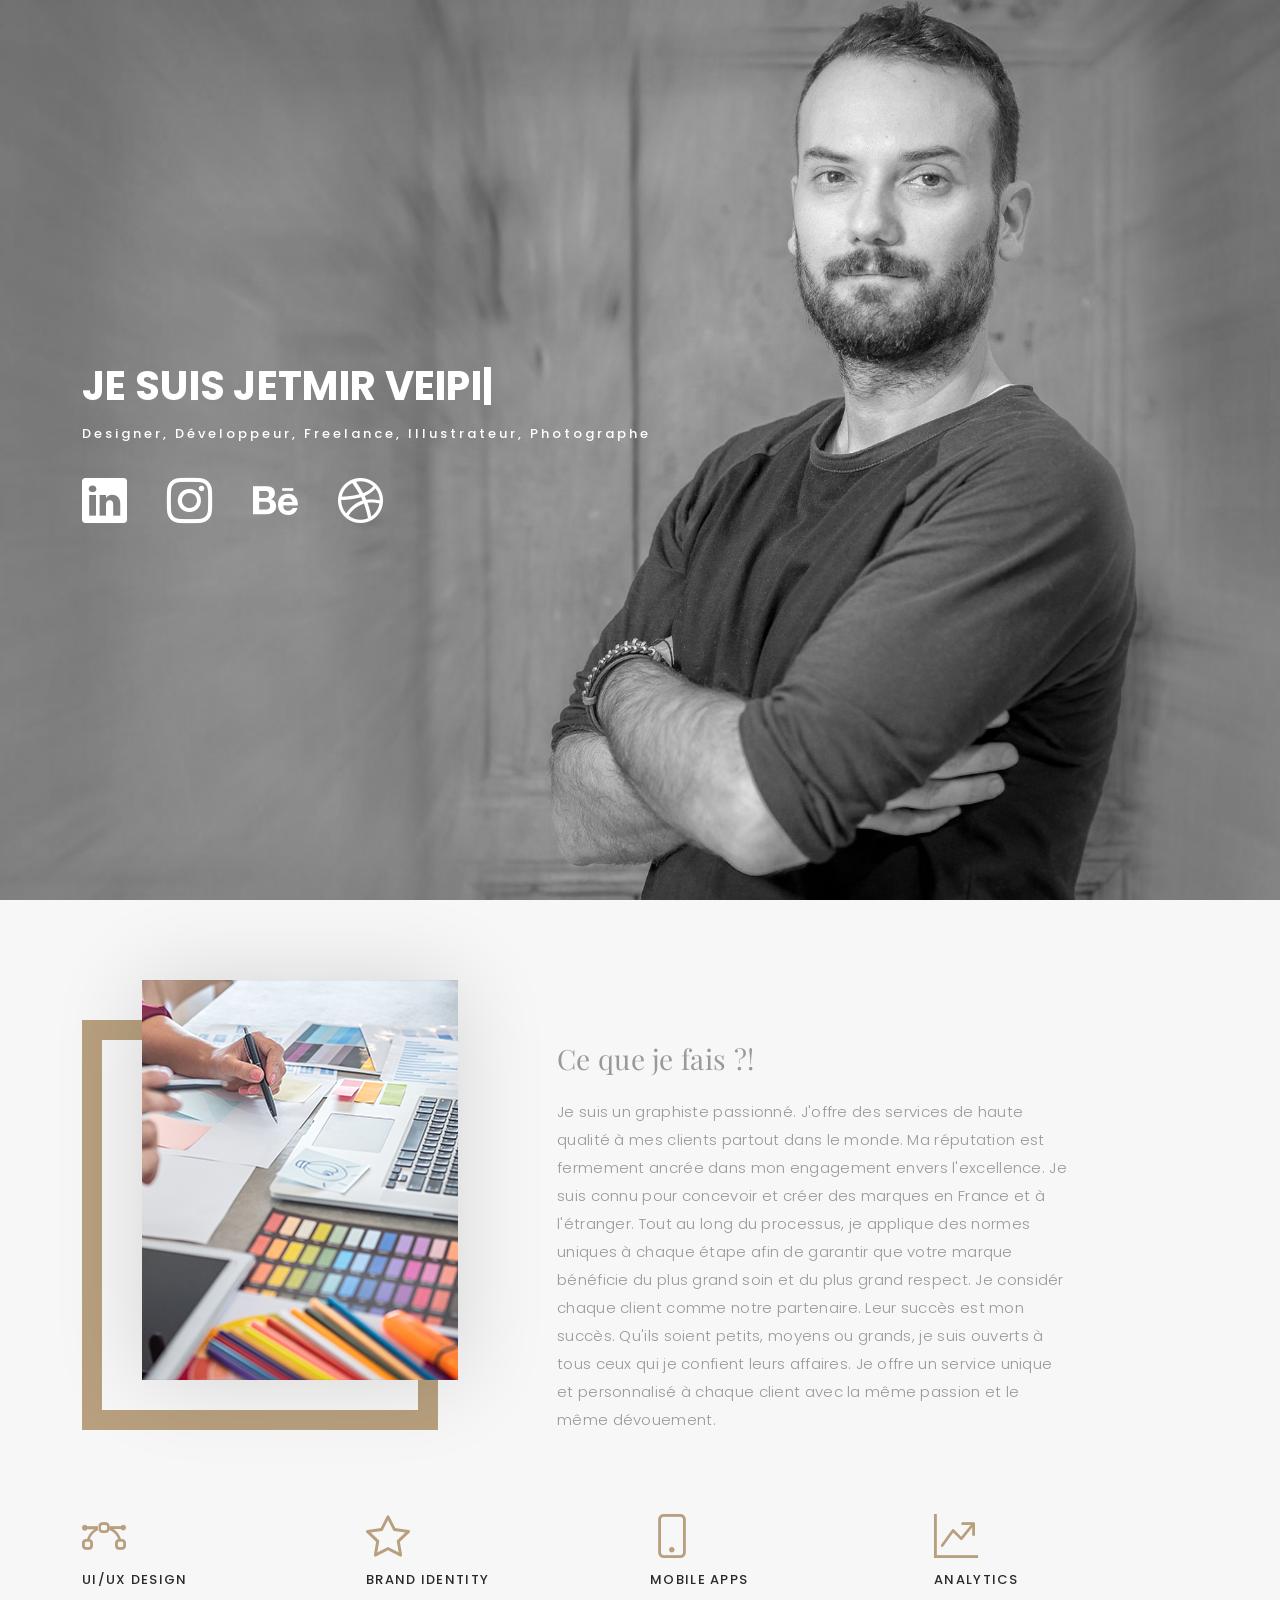
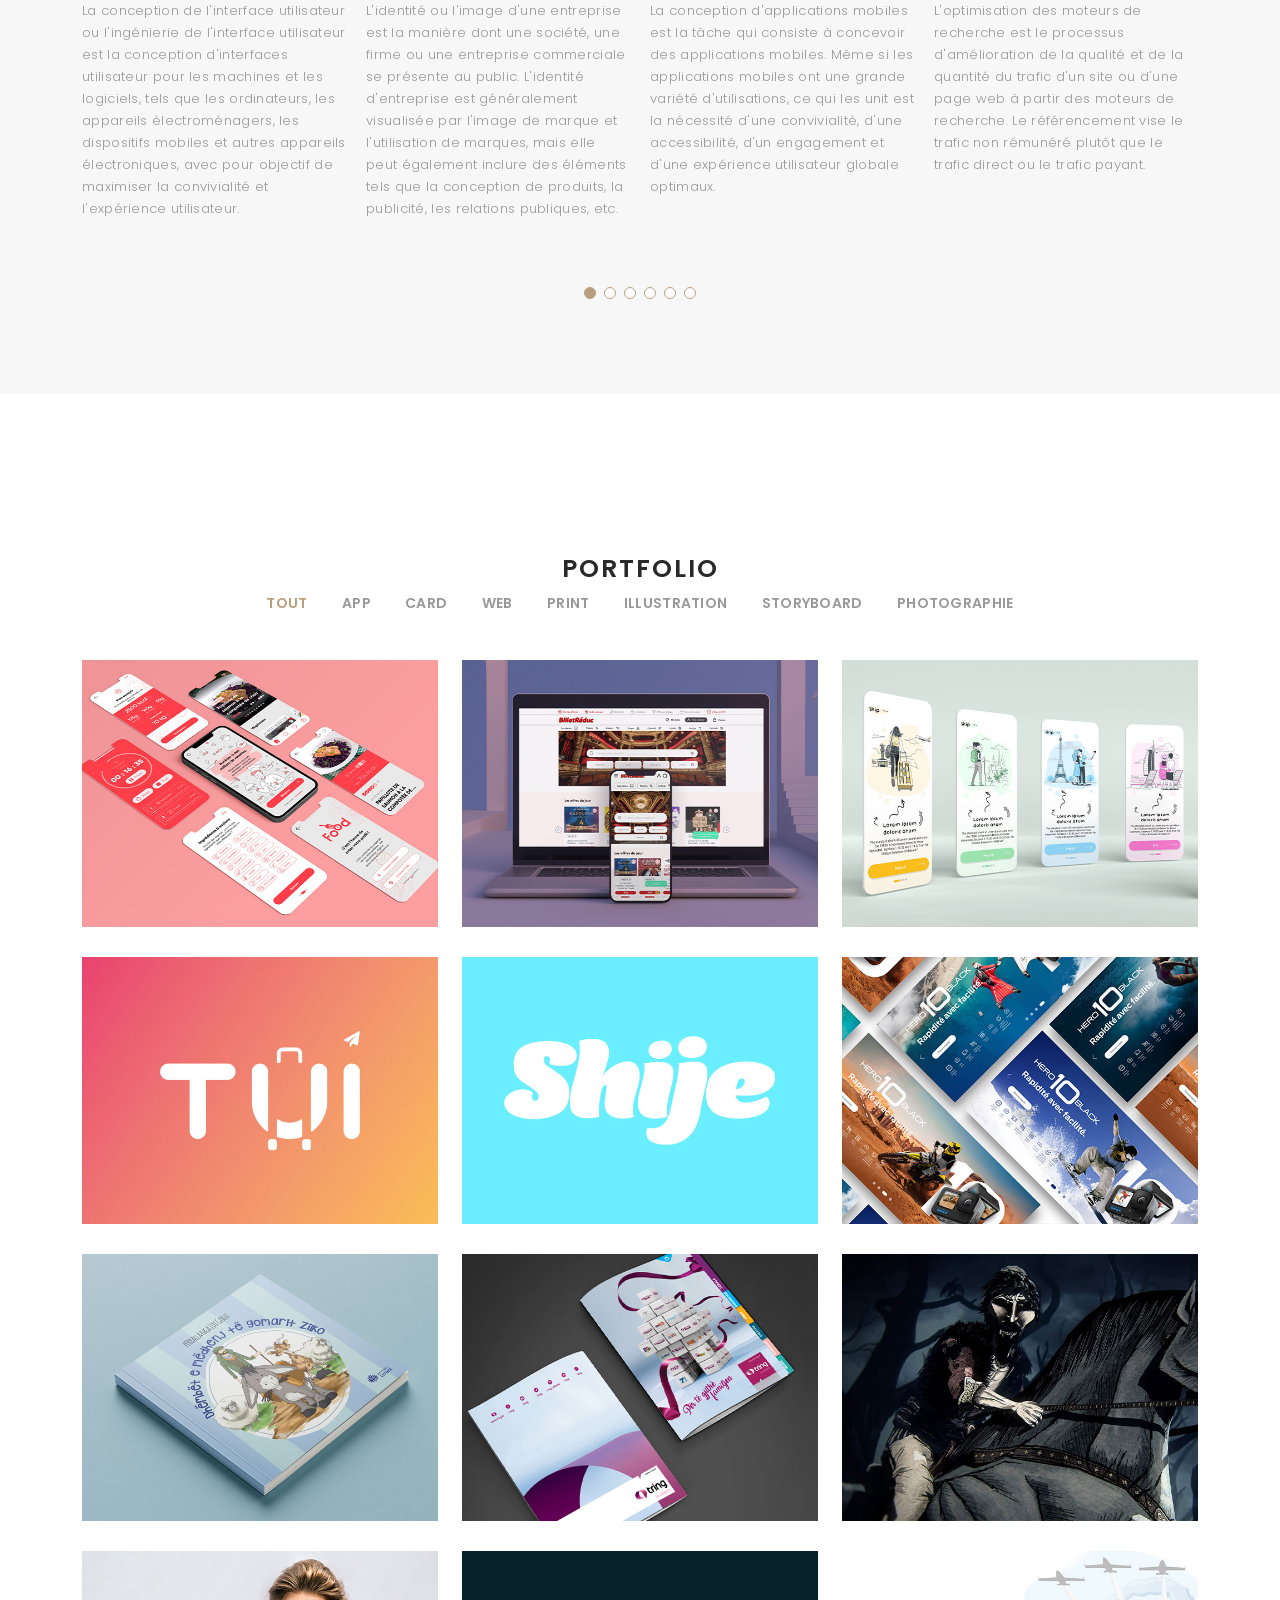
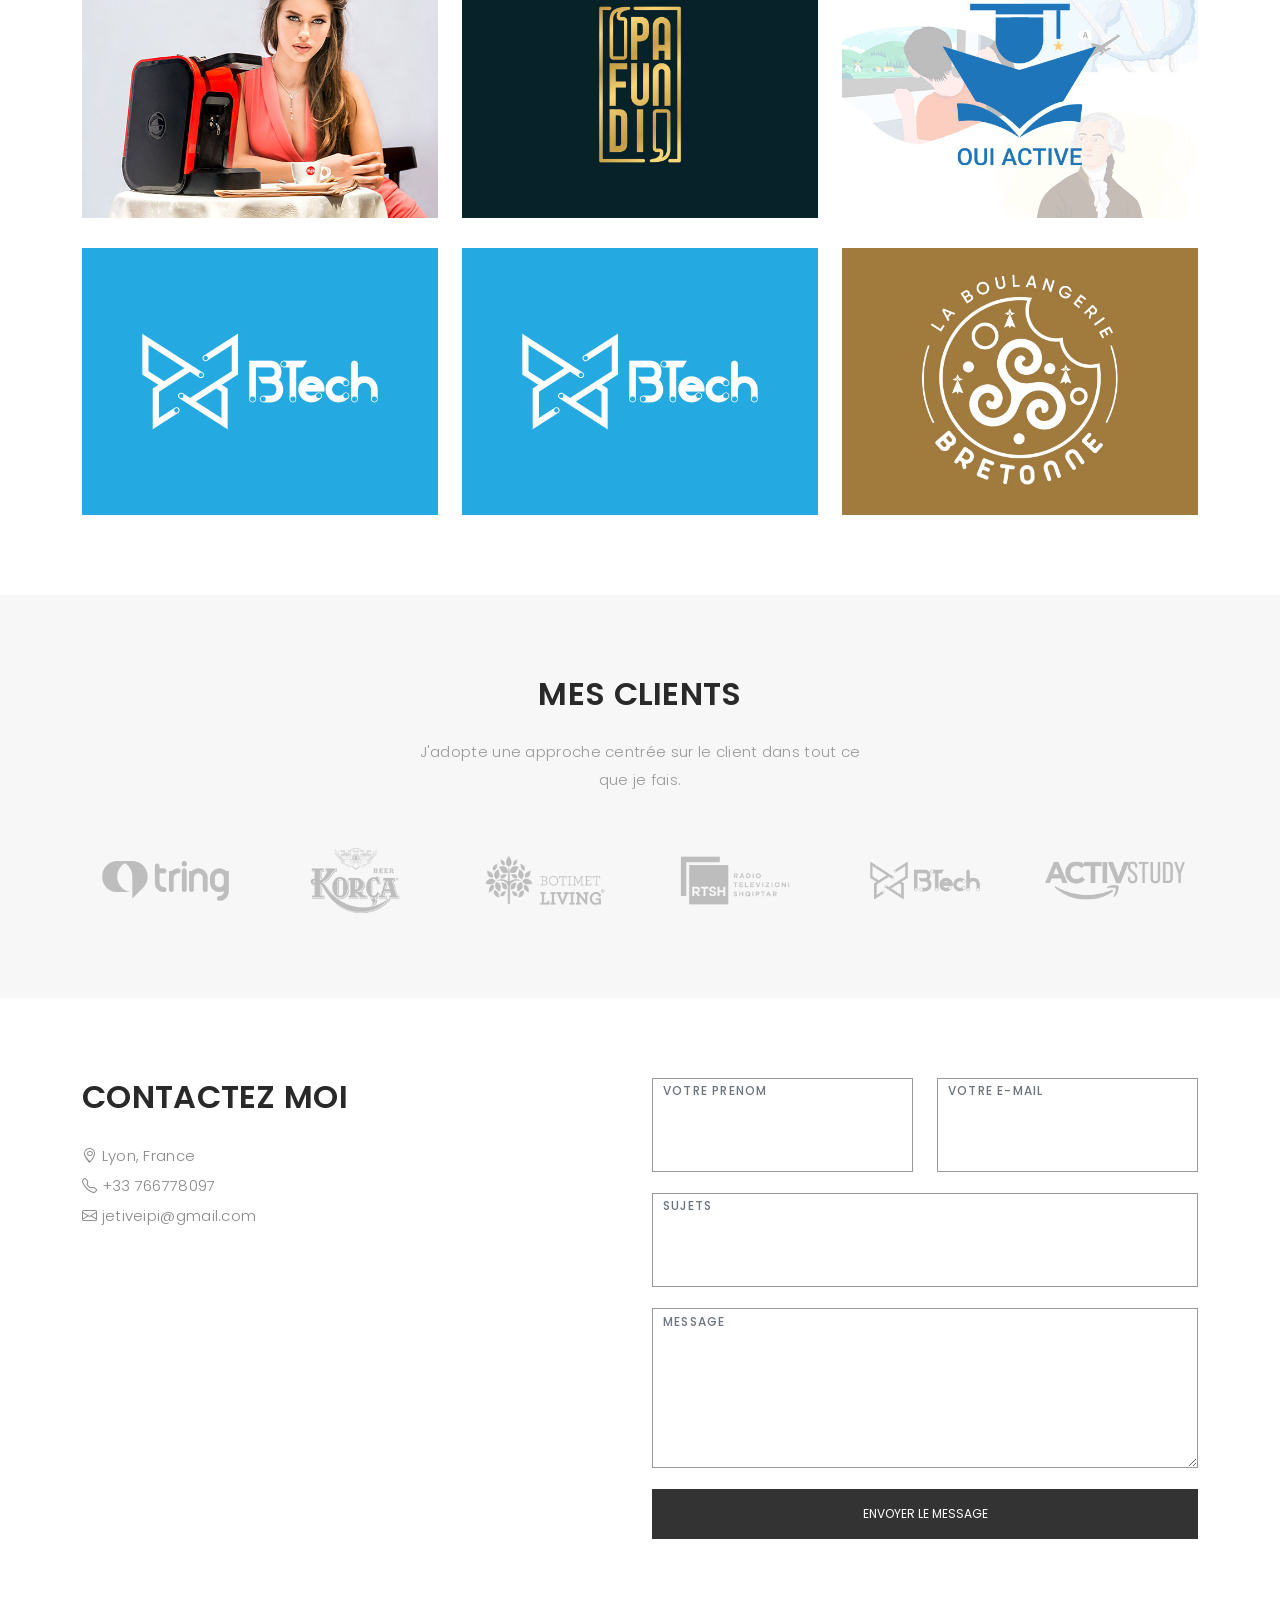
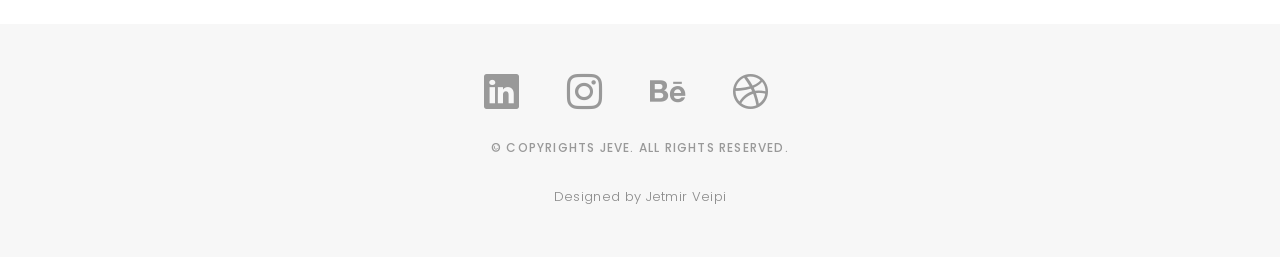
<file: index.html>
<!DOCTYPE html>
<html lang="en">

<head>
  <meta charset="utf-8">
  <meta content="width=device-width, initial-scale=1.0" name="viewport">

  <title>Portfolio Bootstrap JeVe (Jetmir Veipi) Graphic Designer - Index</title>
  <meta content="" name="description">
  <meta content="" name="keywords">

  <!-- Favicons -->
  <link href="assets/img/JeVe-Favicon.png" rel="icon">
  <link href="assets/img/apple-touch-icon.png" rel="apple-touch-icon">

  <!-- Google Fonts -->
  <link href="https://fonts.googleapis.com/css?family=Poppins:300,300i,400,400i,500,500i,600,600i,700,700i|Playfair+Display:400,400i,500,500i,600,600i,700,700i,900,900i" rel="stylesheet">

  <!-- Vendor CSS Files -->
  <link href="assets/vendor/bootstrap/css/bootstrap.min.css" rel="stylesheet">
  <link href="assets/vendor/bootstrap-icons/bootstrap-icons.css" rel="stylesheet">
  <link href="assets/vendor/boxicons/css/boxicons.min.css" rel="stylesheet">
  <link href="assets/vendor/glightbox/css/glightbox.min.css" rel="stylesheet">
  <link href="assets/vendor/swiper/swiper-bundle.min.css" rel="stylesheet">

  <!-- Template Main CSS File -->
  <link href="assets/css/style.css" rel="stylesheet">

  <!-- =======================================================
  * Template Name: Folio - v4.9.0
  * Template URL: https://bootstrapmade.com/folio-bootstrap-portfolio-template/
  * Author: BootstrapMade.com
  * License: https://bootstrapmade.com/license/
  ======================================================== -->
</head>

<body>

  <!-- ======= Header ======= -->
  <header id="header" class="fixed-top ">
    <div class="container d-flex align-items-center justify-content-between">

      <a href="index.html" class="logo"><img src="assets/img/logo.png" alt="" class="img-fluid"></a>
      <!-- Uncomment below if you prefer to use an text logo -->
      <!-- <h1 class="logo"><a href="index.html">Folio</a></h1> -->

      <nav id="navbar" class="navbar">
        <ul>
          <li><a class="nav-link scrollto active" href="#hero">Home</a></li>
          <li><a class="nav-link scrollto" href="#about">À propos de</a></li>
          <li><a class="nav-link scrollto" href="#portfolio">Portfolio</a></li>
          <li><a class="nav-link scrollto" href="#contact">Contact</a></li>
        </ul>
        <i class="bi bi-list mobile-nav-toggle"></i>
      </nav><!-- .navbar -->

    </div>
  </header>
  <!-- End Header -->

  <!-- ======= Hero Section ======= -->
  <div id="hero" class="home">

    <div class="container">
      <div class="hero-content">
        <h1>Je suis <span class="typed" data-typed-items="Jetmir Veipi, Designer UI, Développeur, Freelance, Designer Print, Illustrateur, Photographe"></span></h1>
        <p>Designer, Développeur, Freelance, Illustrateur, Photographe</p>

        <ul class="list-unstyled list-social">
          <li><a href="https://www.linkedin.com/in/jetmir-veipi-041a8846/" target="_blank"><i class="bi bi-linkedin"></i></a></li>
          <li><a href="https://www.instagram.com/jetmirveipiphotography/" target="_blank"><i class="bi bi-instagram"></i></a></li>
          <li><a href="https://www.behance.net/jetiveipi1605" target="_blank"><i class="bi bi-behance"></i></a></li>
          <li><a href="https://dribbble.com/JeVeipi?onboarding=true" target="_blank"><i class="bi bi-dribbble"></i></a></li>
        </ul>
      </div>
    </div>
  </div><!-- End Hero -->

  <main id="main">

    <!-- ======= About Section ======= -->
    <div id="about" class="paddsection">
      <div class="container">
        <div class="row justify-content-between">

          <div class="col-lg-4 ">
            <div class="div-img-bg">
              <div class="about-img">
                <img src="assets/img/me.jpg" class="img-responsive" alt="me">
              </div>
            </div>
          </div>

          <div class="col-lg-7">
            <div class="about-descr">

              <p class="p-heading">Ce que je fais ?! </p>
              <p class="separator">Je suis un graphiste passionné. J'offre des services de haute qualité à mes clients partout dans le monde. Ma réputation est fermement ancrée dans mon engagement envers l'excellence. Je suis connu pour concevoir et créer des marques en France et à l'étranger. Tout au long du processus, je applique des normes uniques à chaque étape afin de garantir que votre marque bénéficie du plus grand soin et du plus grand respect. Je considér chaque client comme notre partenaire. Leur succès est mon succès. Qu'ils soient petits, moyens ou grands, je suis ouverts à tous ceux qui je confient leurs affaires. Je offre un service unique et personnalisé à chaque client avec la même passion et le même dévouement.                
              </p>

            </div>

          </div>
        </div>
      </div>
    </div><!-- End About Section -->

    <!-- ======= Services Section ======= -->
    <div id="services">
      <div class="container">

        <div class="services-slider swiper" data-aos="fade-up" data-aos-delay="100">
          <div class="swiper-wrapper">

            <div class="swiper-slide">
              <div class="services-block">
                <i class="bi bi-bezier"></i>
                <span>UI/UX DESIGN</span>
                <p class="separator">La conception de l'interface utilisateur ou l'ingénierie de l'interface utilisateur est la conception d'interfaces utilisateur pour les machines et les logiciels, tels que les ordinateurs, les appareils électroménagers, les dispositifs mobiles et autres appareils électroniques, avec pour objectif de maximiser la convivialité et l'expérience utilisateur. </p>
              </div>
            </div><!-- End testimonial item -->

            <div class="swiper-slide">
              <div class="services-block">
                <i class="bi bi-star"></i>
                <span>BRAND IDENTITY</span>
                <p class="separator">L'identité ou l'image d'une entreprise est la manière dont une société, une firme ou une entreprise commerciale se présente au public. L'identité d'entreprise est généralement visualisée par l'image de marque et l'utilisation de marques, mais elle peut également inclure des éléments tels que la conception de produits, la publicité, les relations publiques, etc.</p>
              </div>
            </div><!-- End testimonial item -->

            <div class="swiper-slide">
              <div class="services-block">
                <i class="bi bi-phone"></i>
                <span>MOBILE APPS</span>
                <p class="separator">La conception d'applications mobiles est la tâche qui consiste à concevoir des applications mobiles. Même si les applications mobiles ont une grande variété d'utilisations, ce qui les unit est la nécessité d'une convivialité, d'une accessibilité, d'un engagement et d'une expérience utilisateur globale optimaux.</p>
              </div>
            </div><!-- End testimonial item -->

            <div class="swiper-slide">
              <div class="services-block">
                <i class="bi bi-graph-up-arrow"></i>
                <span>Analytics</span>
                <p class="separator">L'optimisation des moteurs de recherche est le processus d'amélioration de la qualité et de la quantité du trafic d'un site ou d'une page web à partir des moteurs de recherche. Le référencement vise le trafic non rémunéré plutôt que le trafic direct ou le trafic payant. </p>
              </div>
            </div><!-- End testimonial item -->

            <div class="swiper-slide">
              <div class="services-block">
                <i class="bi bi-brush"></i>
                <span>Illustration</span>
                <p class="separator">Une illustration est une décoration, une interprétation ou une explication visuelle d'un texte, d'un concept ou d'un processus, conçue pour être intégrée dans des médias imprimés et numériques publiés, tels que des affiches, des dépliants, des magazines, des livres, du matériel pédagogique, des animations, des jeux vidéo et des films. Une illustration est généralement créée par un illustrateur. </p>
              </div>
            </div><!-- End testimonial item -->

            <div class="swiper-slide">
              <div class="services-block">
                <i class="bi bi-camera"></i>
                <span>PHOTOGRAPHY</span>
                <p class="separator">De vraies personnes, capturées. La photographie a le pouvoir de refléter le monde qui nous entoure, de donner la parole aux individus et aux groupes au sein de nos communautés - et surtout - de raconter leur histoire. </p>
              </div>
            </div><!-- End testimonial item -->

          </div>
          <div class="swiper-pagination"></div>
        </div>

      </div>

    </div><!-- End Services Section -->

    <!-- ======= Portfolio Section ======= -->
    <div id="portfolio" class="paddsection">

      <div class="container">
        <div class="section-title text-center">
          <h2>Portfolio</h2>
        </div>
      </div>

      <div class="container">

        <div class="row">
          <div class="col-lg-12 d-flex justify-content-center">
            <ul id="portfolio-flters">
              <li data-filter="*" class="filter-active">Tout</li>
              <li data-filter=".filter-app">App</li>
              <li data-filter=".filter-card">Card</li>
              <li data-filter=".filter-web">Web</li>
              <li data-filter=".filter-print">Print</li>
              <li data-filter=".filter-illustration">Illustration</li>
              <li data-filter=".filter-storyboard">Storyboard</li>
              <li data-filter=".filter-photographie">Photographie</li>
            </ul>
          </div>
        </div>

        <div class="row portfolio-container">

          <div class="col-lg-4 col-md-6 portfolio-item filter-app">
            <img src="assets/img/portfolio/portfolio-1.jpg" class="img-fluid" alt="">
            <div class="portfolio-info">
              <h4>FoodApp</h4>
              <div class="container__icons">
                <a href="assets/img/portfolio/portfolio-1.jpg" data-gallery="portfolioGallery" class="portfolio-lightbox preview-link" title="FoodApp"><i class="bx bx-plus"></i></a>
                <a href="portfolio-details-FoodApp.html" class="details-link" title="More Details"><i class="bx bx-link"></i></a>
              </div>
              <div>
                <p>FoodApp est un concept d'application pour téléphones intelligents qui propose différentes recettes de cuisine suggérant les calories.</p>
              </div>
            </div>
          </div>

          <div class="col-lg-4 col-md-6 portfolio-item filter-web">
            <img src="assets/img/portfolio/portfolio-2.jpg" class="img-fluid" alt="">
            <div class="portfolio-info">
              <h4>BilletRéduc</h4>
              <div class="container__icons">
                <a href="assets/img/portfolio/portfolio-2.jpg" data-gallery="portfolioGallery" class="portfolio-lightbox preview-link" title="BilletRéduc"><i class="bx bx-plus"></i></a>
                <a href="portfolio-details-BilletRéduc.html" class="details-link" title="More Details"><i class="bx bx-link"></i></a>
              </div>
              <div>
                <p>BilletRéduc est un site internet qui propose des billets à prix raisonnables pour des événements, théâtres, spectacles, etc.</p>
              </div>
            </div>
          </div>

          <div class="col-lg-4 col-md-6 portfolio-item filter-app">
            <img src="assets/img/portfolio/portfolio-3.jpg" class="img-fluid" alt="">
            <div class="portfolio-info">
              <h4>Introduction App</h4>
              <div class="container__icons">
                <a href="assets/img/portfolio/portfolio-3.jpg" data-gallery="portfolioGallery" class="portfolio-lightbox preview-link" title="Introduction App"><i class="bx bx-plus"></i></a>
              <a href="portfolio-details-IntroductionApp.html" class="details-link" title="More Details"><i class="bx bx-link"></i></a>
              </div>
              <div>
                <p>Il s'agit d'un concept d'introduction à une application de voyage.</p>
              </div>
              </div>
          </div>

          <div class="col-lg-4 col-md-6 portfolio-item filter-card">
            <img src="assets/img/portfolio/portfolio-4.jpg" class="img-fluid" alt="">
            <div class="portfolio-info">
              <h4>TUI</h4>
              <div class="container__icons">
                <a href="assets/img/portfolio/portfolio-4.jpg" data-gallery="portfolioGallery" class="portfolio-lightbox preview-link" title="TUI"><i class="bx bx-plus"></i></a>
                <a href="portfolio-details-TUI.html" class="details-link" title="More Details"><i class="bx bx-link"></i></a>
              </div>
              <div>
                <p>TUI est une agence de voyage française qui propose des services en ligne.</p>
              </div>
            </div>
          </div>

          <div class="col-lg-4 col-md-6 portfolio-item filter-web">
            <img src="assets/img/portfolio/portfolio-5.jpg" class="img-fluid" alt="">
            <div class="portfolio-info">
              <h4>Shije</h4>
              <div class="container__icons">
                <a href="assets/img/portfolio/portfolio-5.jpg" data-gallery="portfolioGallery" class="portfolio-lightbox preview-link" title="Shije"><i class="bx bx-plus"></i></a>
                <a href="portfolio-details-Shije.html" class="details-link" title="More Details"><i class="bx bx-link"></i></a>
              </div>
              <div>
                <p>"Shije" est un magazine albanais spécialisé dans les articles sur la gastronomie locale et mondiale.</p>
              </div>
            </div>
          </div>

          <div class="col-lg-4 col-md-6 portfolio-item filter-web">
            <img src="assets/img/portfolio/portfolio-6.jpg" class="img-fluid" alt="">
            <div class="portfolio-info">
              <h4>GoPro Hero 10</h4>
              <div class="container__icons">
                <a href="assets/img/portfolio/portfolio-6.jpg" data-gallery="portfolioGallery" class="portfolio-lightbox preview-link" title="GoPro Hero 10"><i class="bx bx-plus"></i></a>
                <a href="portfolio-details-GoPro-Hero-10.html" class="details-link" title="More Details"><i class="bx bx-link"></i></a>
              </div>
              <div>
                <p>Conceptualisation de la fonction d'une roulette pour GoPro Hero 10 pour un site web.</p>
              </div>
            </div>
          </div>

          <div class="col-lg-4 col-md-6 portfolio-item filter-illustration">
            <img src="assets/img/portfolio/portfolio-7.jpg" class="img-fluid" alt="">
            <div class="portfolio-info">
              <h4>Grandes dents d'âne Zilko</h4>
              <div class="container__icons">
                <a href="assets/img/portfolio/portfolio-7.jpg" data-gallery="portfolioGallery" class="portfolio-lightbox preview-link" title="Grandes dents d'âne Zilko"><i class="bx bx-plus"></i></a>
                <a href="portfolio-details-Zilko-Book.html" class="details-link" title="More Details"><i class="bx bx-link"></i></a>
              </div>
              <div><p>Un livre conçu et adapté avec des contes pour enfants savamment illustrés.</p></div>
            </div>
          </div>

          <div class="col-lg-4 col-md-6 portfolio-item filter-print">
            <img src="assets/img/portfolio/portfolio-8.jpg" class="img-fluid" alt="">
            <div class="portfolio-info">
              <h4>Brochure pour Tring</h4>
              <div class="container__icons">
                <a href="assets/img/portfolio/portfolio-8.jpg" data-gallery="portfolioGallery" class="portfolio-lightbox preview-link" title="Brochure pour Tring"><i class="bx bx-plus"></i></a>
                <a href="portfolio-details-Brochure-Tring.html" class="details-link" title="More Details"><i class="bx bx-link"></i></a>
              </div>
              <div>
                <p>"Tring" est une entreprise albanaise leader dans les services de télévision payante et les services Internet.</p>
              </div>
            </div>
          </div>

          <div class="col-lg-4 col-md-6 portfolio-item filter-storyboard">
            <img src="assets/img/portfolio/portfolio-9.jpg" class="img-fluid" alt="">
            <div class="portfolio-info">
              <h4>Serment de Constantin</h4>
              <div class="container__icons">
                <a href="assets/img/portfolio/portfolio-9.jpg" data-gallery="portfolioGallery" class="portfolio-lightbox preview-link" title="Serment de Constantin"><i class="bx bx-plus"></i></a>
                <a href="portfolio-details-Costantie-Storyboard.html" class="details-link" title="More Details"><i class="bx bx-link"></i></a>
              </div>
              <div>
                <p>Storyboard pour le film d'animation 3d intitulé Serment de Constantin</p>
              </div>
            </div>
          </div>

          <div class="col-lg-4 col-md-6 portfolio-item filter-photographie">
            <img src="assets/img/portfolio/portfolio-10.jpg" class="img-fluid" alt="">
            <div class="portfolio-info">
              <h4>Photographe</h4>
              <div class="container__icons">
                <a href="assets/img/portfolio/portfolio-10.jpg" data-gallery="portfolioGallery" class="portfolio-lightbox preview-link" title="Photographe"><i class="bx bx-plus"></i></a>
                <a href="portfolio-details-Photo.html" class="details-link" title="More Details"><i class="bx bx-link"></i></a>
              </div>
               <div>
                <p>Différentes photos pour des mariages ou pour des campagnes publicitaires.</p>
              </div>
            </div>
          </div>

          <div class="col-lg-4 col-md-6 portfolio-item filter-card">
            <img src="assets/img/portfolio/portfolio-11.jpg" class="img-fluid" alt="">
            <div class="portfolio-info">
              <h4>PAFUNDI</h4>
              <div class="container__icons">
                <a href="assets/img/portfolio/portfolio-11.jpg" data-gallery="portfolioGallery" class="portfolio-lightbox preview-link" title="PAFUNDI"><i class="bx bx-plus"></i></a>
                <a href="portfolio-details-PAFUNDI.html" class="details-link" title="More Details"><i class="bx bx-link"></i></a>
              </div>
              <p>PAFUNDI est une marque indépendante de Laetitia (indépendante) qui propose différents services tels que : édition de contenus, traductions, conseil artistique,</p>
            </div>
          </div>

          <div class="col-lg-4 col-md-6 portfolio-item filter-illustration">
            <img src="assets/img/portfolio/portfolio-12.jpg" class="img-fluid" alt="">
            <div class="portfolio-info">
              <h4>Ouiactive E-learbning App</h4>
              <div class="container__icons">
                <a href="assets/img/portfolio/portfolio-12.jpg" data-gallery="portfolioGallery" class="portfolio-lightbox preview-link" title="Ouiactive E-learbning App"><i class="bx bx-plus"></i></a>
                <a href="portfolio-details-Ouiactive.html" class="details-link" title="More Details"><i class="bx bx-link"></i></a>
              </div>
              <div><p>!!!!!!!!!!!!!!!</p></div>
            </div>
          </div>

          <div class="col-lg-4 col-md-6 portfolio-item filter-card">
            <img src="assets/img/portfolio/portfolio-13.jpg" class="img-fluid" alt="">
            <div class="portfolio-info">
              <h4>BTech</h4>
              <div class="container__icons">
                <a href="assets/img/portfolio/portfolio-13.jpg" data-gallery="portfolioGallery" class="portfolio-lightbox preview-link" title="BTech"><i class="bx bx-plus"></i></a>
                <a href="portfolio-details-BTech.html" class="details-link" title="More Details"><i class="bx bx-link"></i></a>
              </div>
              <p>!!!!!!!!!!!!!!!</p>
            </div>
          </div>

          <div class="col-lg-4 col-md-6 portfolio-item filter-print">
            <img src="assets/img/portfolio/portfolio-14.jpg" class="img-fluid" alt="">
            <div class="portfolio-info">
              <h4>Grazia Albania</h4>
              <div class="container__icons">
                <a href="assets/img/portfolio/portfolio-14.jpg" data-gallery="portfolioGallery" class="portfolio-lightbox preview-link" title="Brochure pour Tring"><i class="bx bx-plus"></i></a>
                <a href="portfolio-details-Grazia-Albania.html" class="details-link" title="More Details"><i class="bx bx-link"></i></a>
              </div>
              <div>
                <p>"!!!!!!!!!!!.</p>
              </div>
            </div>
          </div>

          <div class="col-lg-4 col-md-6 portfolio-item filter-web">
            <img src="assets/img/portfolio/portfolio-15.jpg" class="img-fluid" alt="">
            <div class="portfolio-info">
              <h4>Shije</h4>
              <div class="container__icons">
                <a href="assets/img/portfolio/portfolio-15.jpg" data-gallery="portfolioGallery" class="portfolio-lightbox preview-link" title="La Boulangerie Bretonne"><i class="bx bx-plus"></i></a>
                <a href="portfolio-details-La-Boulangerie-Bretonne.html" class="details-link" title="More Details"><i class="bx bx-link"></i></a>
              </div>
              <div>
                <p>"Shije" est un magazine albanais spécialisé dans les articles sur la gastronomie locale et mondiale.</p>
              </div>
            </div>
          </div>

        </div>

      </div>

    </div><!-- End Portfolio Section -->

      <!-- ======= Clients Section ======= -->
      <section class="section">
        <div class="container">
          <div class="row justify-content-center text-center mb-4">
            <div class="col-5">
              <h2>MES CLIENTS</h2>
              <p>J'adopte une approche centrée sur le client dans tout ce que je fais.</p>
            </div>
          </div>

          <div class="row">

            <div class="overlay-image">
              <a href="https://www.tring.al/" target="_blank">
                <img class="image" src="assets/img/logo-tring.png" alt="Logo-Tring" class="img-fluid"/>
                <div class="normal"></div>
                <div class="hover">
                  <img class="image" src="assets/img/logo-tring-color.png" alt="Logo-Tring-color" class="img-fluid"/>
                </div>
              </a>
            </div>
            <div class="overlay-image">
              <a href="https://birrakorca.com.al/en/" target="_blank">
                <img class="image" src="assets/img/logo-korca.png" alt="Logo-Birra-Korca" class="img-fluid"/>
                <div class="normal"></div>
                <div class="hover">
                  <img class="image" src="assets/img/logo-korca-color.png" alt="Logo-Birra-Korca-color" class="img-fluid"/>
                </div>
              </a>
            </div>
            <div class="overlay-image">
              <a href="https://botimetliving.al/" target="_blank">
                <img class="image" src="assets/img/logo-living.png" alt="Logo-Living" class="img-fluid"/>
                <div class="normal"></div>
                <div class="hover">
                  <img class="image" src="assets/img/logo-living-color.png" alt="Logo-Living-color" class="img-fluid"/>
                </div>
              </a>
            </div>
            <div class="overlay-image">
              <a href="https://www.rtsh.al/" target="_blank">
                <img class="image" src="assets/img/logo-rtsh.png" alt="Logo-RTSH" class="img-fluid"/>
                <div class="normal"></div>
                <div class="hover">
                  <img class="image" src="assets/img/logo-rtsh-color.png" alt="Logo-RTSH-color" class="img-fluid"/>
                </div>
              </a>
            </div>
            <div class="overlay-image">
              <a href="https://thebutterflytech.com/" target="_blank">
                <img class="image" src="assets/img/logo-btech.png" alt="Logo-Btech" class="img-fluid"/>
                <div class="normal"></div>
                <div class="hover">
                  <img class="image" src="assets/img/logo-btech-color.png" alt="Logo-BTech-color" class="img-fluid"/>
                </div>
              </a>
            </div>
            <div class="overlay-image">
              <a href="http://www.activstudy.fr/en/" target="_blank">
                <img class="image" src="assets/img/logo-activstudy.png" alt="logo-Activstudy" class="img-fluid"/>
                <div class="normal"></div>
                <div class="hover">
                  <img class="image" src="assets/img/logo-activstudy-color.png" alt="Logo-Activstudy-color" class="img-fluid"/>
                </div>
              </a>
            </div>
          </div>
        </div>
      </section>
      <!-- End Clients Section -->

    <!-- ======= Contact Section ======= -->
    <div id="contact" class="paddsection">
      <div class="container">
        <div class="contact-block1">
          <div class="row">

            <div class="col-lg-6">
              <div class="contact-contact">

                <h2 class="mb-30">CONTACTEZ MOI</h2>

                <ul class="contact-details">
                  <li><i class="bi bi-geo-alt"></i></a><span> Lyon, France</span></li>
                  <li><i class="bi bi-telephone"></i></a><span> +33 766778097</span></li>
                  <li><i class="bi bi-envelope"></i></a><span> jetiveipi@gmail.com</span></li>
                </ul>

              </div>
            </div>

            <div class="col-lg-6">
              <form action="forms/contact.php" method="post" role="form" class="php-email-form">
                <div class="row gy-3">

                  <div class="col-lg-6">
                    <div class="form-group contact-block1">
                      <input type="text" name="name" class="form-control" id="name" placeholder="Votre prenom" required>
                    </div>
                  </div>

                  <div class="col-lg-6">
                    <div class="form-group">
                      <input type="email" class="form-control" name="email" id="email" placeholder="Votre e-mail" required>
                    </div>
                  </div>

                  <div class="col-lg-12">
                    <div class="form-group">
                      <input type="text" class="form-control" name="subject" id="subject" placeholder="Sujets" required>
                    </div>
                  </div>

                  <div class="col-lg-12">
                    <div class="form-group">
                      <textarea class="form-control" name="message" placeholder="Message" required></textarea>
                    </div>
                  </div>

                  <div class="col-lg-12">
                    <div class="loading">Loading</div>
                    <div class="error-message"></div>
                    <div class="sent-message">Votre message a été envoyé. Merci!</div>
                  </div>

                  <div class="mt-0">
                    <input type="submit" class="btn btn-defeault btn-send" value="Envoyer le message">
                  </div>

                </div>
              </form>
            </div>
          </div>
        </div>
      </div>
    </div><!-- End Contact Section -->

  </main><!-- End #main -->

  <!-- ======= Footer ======= -->
  <div id="footer" class="text-center">
    <div class="container">
      <div class="socials-media text-center">

        <ul class="list-unstyled">
          <li><a href="https://www.linkedin.com/in/jetmir-veipi-041a8846/" target="_blank"><i class="bi bi-linkedin"></i></a></li>
          <li><a href="https://www.instagram.com/jetmirveipiphotography/" target="_blank"><i class="bi bi-instagram"></i></a></li>
          <li><a href="https://www.behance.net/jetiveipi1605" target="_blank"><i class="bi bi-behance"></i></a></li>
          <li><a href="https://dribbble.com/JeVeipi?onboarding=true" target="_blank"><i class="bi bi-dribbble"></i></a></li>
        </ul>

      </div>

      <p>&copy; Copyrights JeVe. All rights reserved.</p>

      <div class="credits">
        <!--
        All the links in the footer should remain intact.
        You can delete the links only if you purchased the pro version.
        Licensing information: https://bootstrapmade.com/license/
        Purchase the pro version with working PHP/AJAX contact form: https://bootstrapmade.com/buy/?theme=Folio
      -->
        Designed by <a>Jetmir Veipi</a>
      </div>

    </div>
  </div><!-- End Footer -->

  <a href="#" class="back-to-top d-flex align-items-center justify-content-center"><i class="bi bi-arrow-up-short"></i></a>

  <!-- Vendor JS Files -->
  <script src="assets/vendor/bootstrap/js/bootstrap.bundle.min.js"></script>
  <script src="assets/vendor/glightbox/js/glightbox.min.js"></script>
  <script src="assets/vendor/isotope-layout/isotope.pkgd.min.js"></script>
  <script src="assets/vendor/swiper/swiper-bundle.min.js"></script>
  <script src="assets/vendor/typed.js/typed.min.js"></script>
  <script src="assets/vendor/php-email-form/validate.js"></script>

  <!-- Template Main JS File -->
  <script src="assets/js/main.js"></script>

</body>

</html>
</file>
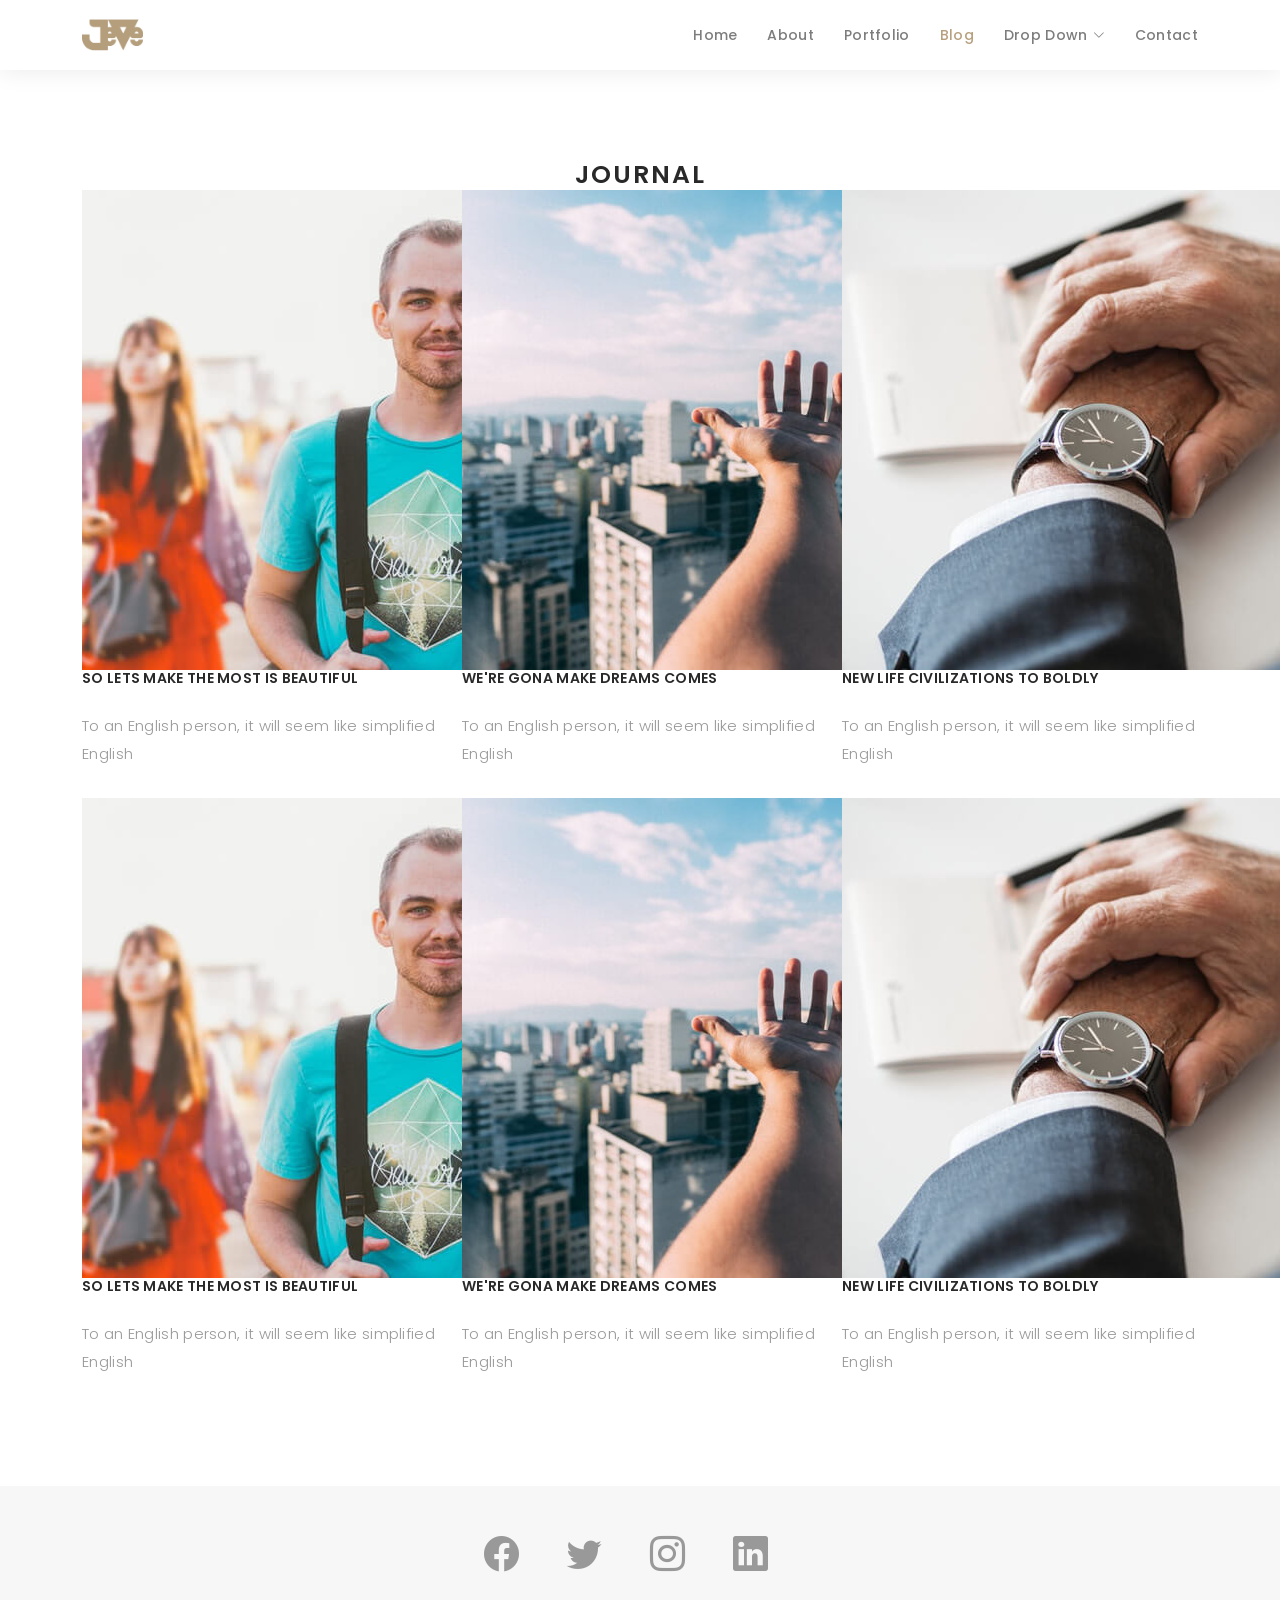
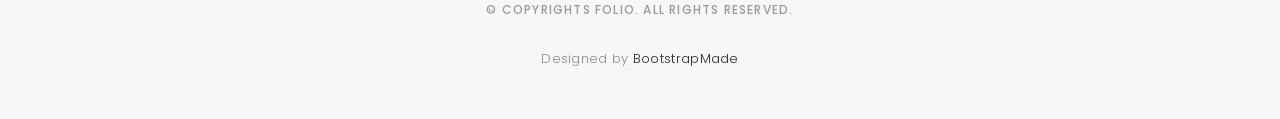
<file: blog-grid.html>
<!DOCTYPE html>
<html lang="en">

<head>
  <meta charset="utf-8">
  <meta content="width=device-width, initial-scale=1.0" name="viewport">

  <title>Folio Bootstrap Template - Blog Grid</title>
  <meta content="" name="description">
  <meta content="" name="keywords">

  <!-- Favicons -->
  <link href="assets/img/favicon.png" rel="icon">
  <link href="assets/img/apple-touch-icon.png" rel="apple-touch-icon">

  <!-- Google Fonts -->
  <link href="https://fonts.googleapis.com/css?family=Poppins:300,300i,400,400i,500,500i,600,600i,700,700i|Playfair+Display:400,400i,500,500i,600,600i,700,700i,900,900i" rel="stylesheet">

  <!-- Vendor CSS Files -->
  <link href="assets/vendor/bootstrap/css/bootstrap.min.css" rel="stylesheet">
  <link href="assets/vendor/bootstrap-icons/bootstrap-icons.css" rel="stylesheet">
  <link href="assets/vendor/boxicons/css/boxicons.min.css" rel="stylesheet">
  <link href="assets/vendor/glightbox/css/glightbox.min.css" rel="stylesheet">
  <link href="assets/vendor/swiper/swiper-bundle.min.css" rel="stylesheet">

  <!-- Template Main CSS File -->
  <link href="assets/css/style.css" rel="stylesheet">

  <!-- =======================================================
  * Template Name: Folio - v4.9.0
  * Template URL: https://bootstrapmade.com/folio-bootstrap-portfolio-template/
  * Author: BootstrapMade.com
  * License: https://bootstrapmade.com/license/
  ======================================================== -->
</head>

<body>

  <!-- ======= Header ======= -->
  <header id="header" class="fixed-top header-inner-pages">
    <div class="container d-flex align-items-center justify-content-between">

      <a href="index.html" class="logo"><img src="assets/img/logo.png" alt="" class="img-fluid"></a>
      <!-- Uncomment below if you prefer to use an text logo -->
      <!-- <h1 class="logo"><a href="index.html">Folio</a></h1> -->

      <nav id="navbar" class="navbar">
        <ul>
          <li><a class="nav-link scrollto " href="#hero">Home</a></li>
          <li><a class="nav-link scrollto" href="#about">About</a></li>
          <li><a class="nav-link  scrollto" href="#portfolio">Portfolio</a></li>
          <li><a class="nav-link active  scrollto" href="#journal">Blog</a></li>
          <li class="dropdown"><a href="#"><span>Drop Down</span> <i class="bi bi-chevron-down"></i></a>
            <ul>
              <li><a href="#">Drop Down 1</a></li>
              <li class="dropdown"><a href="#"><span>Deep Drop Down</span> <i class="bi bi-chevron-right"></i></a>
                <ul>
                  <li><a href="#">Deep Drop Down 1</a></li>
                  <li><a href="#">Deep Drop Down 2</a></li>
                  <li><a href="#">Deep Drop Down 3</a></li>
                  <li><a href="#">Deep Drop Down 4</a></li>
                  <li><a href="#">Deep Drop Down 5</a></li>
                </ul>
              </li>
              <li><a href="#">Drop Down 2</a></li>
              <li><a href="#">Drop Down 3</a></li>
              <li><a href="#">Drop Down 4</a></li>
            </ul>
          </li>
          <li><a class="nav-link scrollto" href="#contact">Contact</a></li>
        </ul>
        <i class="bi bi-list mobile-nav-toggle"></i>
      </nav><!-- .navbar -->

    </div>
  </header><!-- End Header -->

  <main id="main">

    <!-- ======= Blog Grid ======= -->
    <div id="journal-blog" class="text-left  paddsections">

      <div class="container">
        <div class="section-title text-center">
          <h2>journal</h2>
        </div>
      </div>

      <div class="container">
        <div class="journal-block">
          <div class="row">

            <div class="col-lg-4 col-md-6">
              <div class="journal-info mb-30">

                <a href="blog-single.html"><img src="assets/img/blog-post-1.jpg" class="img-responsive" alt="img"></a>

                <div class="journal-txt">

                  <h4><a href="blog-single.html">SO LETS MAKE THE MOST IS BEAUTIFUL</a></h4>
                  <p class="separator">To an English person, it will seem like simplified English
                  </p>

                </div>

              </div>
            </div>

            <div class="col-lg-4 col-md-6">
              <div class="journal-info mb-30">

                <a href="blog-single.html"><img src="assets/img/blog-post-2.jpg" class="img-responsive" alt="img"></a>

                <div class="journal-txt">

                  <h4><a href="blog-single.html">WE'RE GONA MAKE DREAMS COMES</a></h4>
                  <p class="separator">To an English person, it will seem like simplified English
                  </p>

                </div>

              </div>
            </div>

            <div class="col-lg-4 col-md-6">
              <div class="journal-info mb-30">

                <a href="blog-single.html"><img src="assets/img/blog-post-3.jpg" class="img-responsive" alt="img"></a>

                <div class="journal-txt">

                  <h4><a href="blog-single.html">NEW LIFE CIVILIZATIONS TO BOLDLY</a></h4>
                  <p class="separator">To an English person, it will seem like simplified English
                  </p>

                </div>

              </div>
            </div>

            <div class="col-lg-4 col-md-6">
              <div class="journal-info mb-30">

                <a href="blog-single.html"><img src="assets/img/blog-post-1.jpg" class="img-responsive" alt="img"></a>

                <div class="journal-txt">

                  <h4><a href="blog-single.html">SO LETS MAKE THE MOST IS BEAUTIFUL</a></h4>
                  <p class="separator">To an English person, it will seem like simplified English
                  </p>

                </div>

              </div>
            </div>

            <div class="col-lg-4 col-md-6">
              <div class="journal-info mb-30">

                <a href="blog-single.html"><img src="assets/img/blog-post-2.jpg" class="img-responsive" alt="img"></a>

                <div class="journal-txt">

                  <h4><a href="blog-single.html">WE'RE GONA MAKE DREAMS COMES</a></h4>
                  <p class="separator">To an English person, it will seem like simplified English
                  </p>

                </div>

              </div>
            </div>

            <div class="col-lg-4 col-md-6">
              <div class="journal-info mb-30">

                <a href="blog-single.html"><img src="assets/img/blog-post-3.jpg" class="img-responsive" alt="img"></a>

                <div class="journal-txt">

                  <h4><a href="blog-single.html">NEW LIFE CIVILIZATIONS TO BOLDLY</a></h4>
                  <p class="separator">To an English person, it will seem like simplified English
                  </p>

                </div>

              </div>
            </div>

          </div>
        </div>
      </div>
    </div><!-- End Blog Grid -->

  </main><!-- End #main -->

  <!-- ======= Footer ======= -->
  <div id="footer" class="text-center">
    <div class="container">
      <div class="socials-media text-center">

        <ul class="list-unstyled">
          <li><a href="#"><i class="bi bi-facebook"></i></a></li>
          <li><a href="#"><i class="bi bi-twitter"></i></a></li>
          <li><a href="#"><i class="bi bi-instagram"></i></a></li>
          <li><a href="#"><i class="bi bi-linkedin"></i></a></li>
        </ul>

      </div>

      <p>&copy; Copyrights Folio. All rights reserved.</p>

      <div class="credits">
        <!--
        All the links in the footer should remain intact.
        You can delete the links only if you purchased the pro version.
        Licensing information: https://bootstrapmade.com/license/
        Purchase the pro version with working PHP/AJAX contact form: https://bootstrapmade.com/buy/?theme=Folio
      -->
        Designed by <a href="https://bootstrapmade.com/">BootstrapMade</a>
      </div>

    </div>
  </div><!-- End Footer -->

  <a href="#" class="back-to-top d-flex align-items-center justify-content-center"><i class="bi bi-arrow-up-short"></i></a>

  <!-- Vendor JS Files -->
  <script src="assets/vendor/bootstrap/js/bootstrap.bundle.min.js"></script>
  <script src="assets/vendor/glightbox/js/glightbox.min.js"></script>
  <script src="assets/vendor/isotope-layout/isotope.pkgd.min.js"></script>
  <script src="assets/vendor/swiper/swiper-bundle.min.js"></script>
  <script src="assets/vendor/typed.js/typed.min.js"></script>
  <script src="assets/vendor/php-email-form/validate.js"></script>

  <!-- Template Main JS File -->
  <script src="assets/js/main.js"></script>

</body>

</html>
</file>
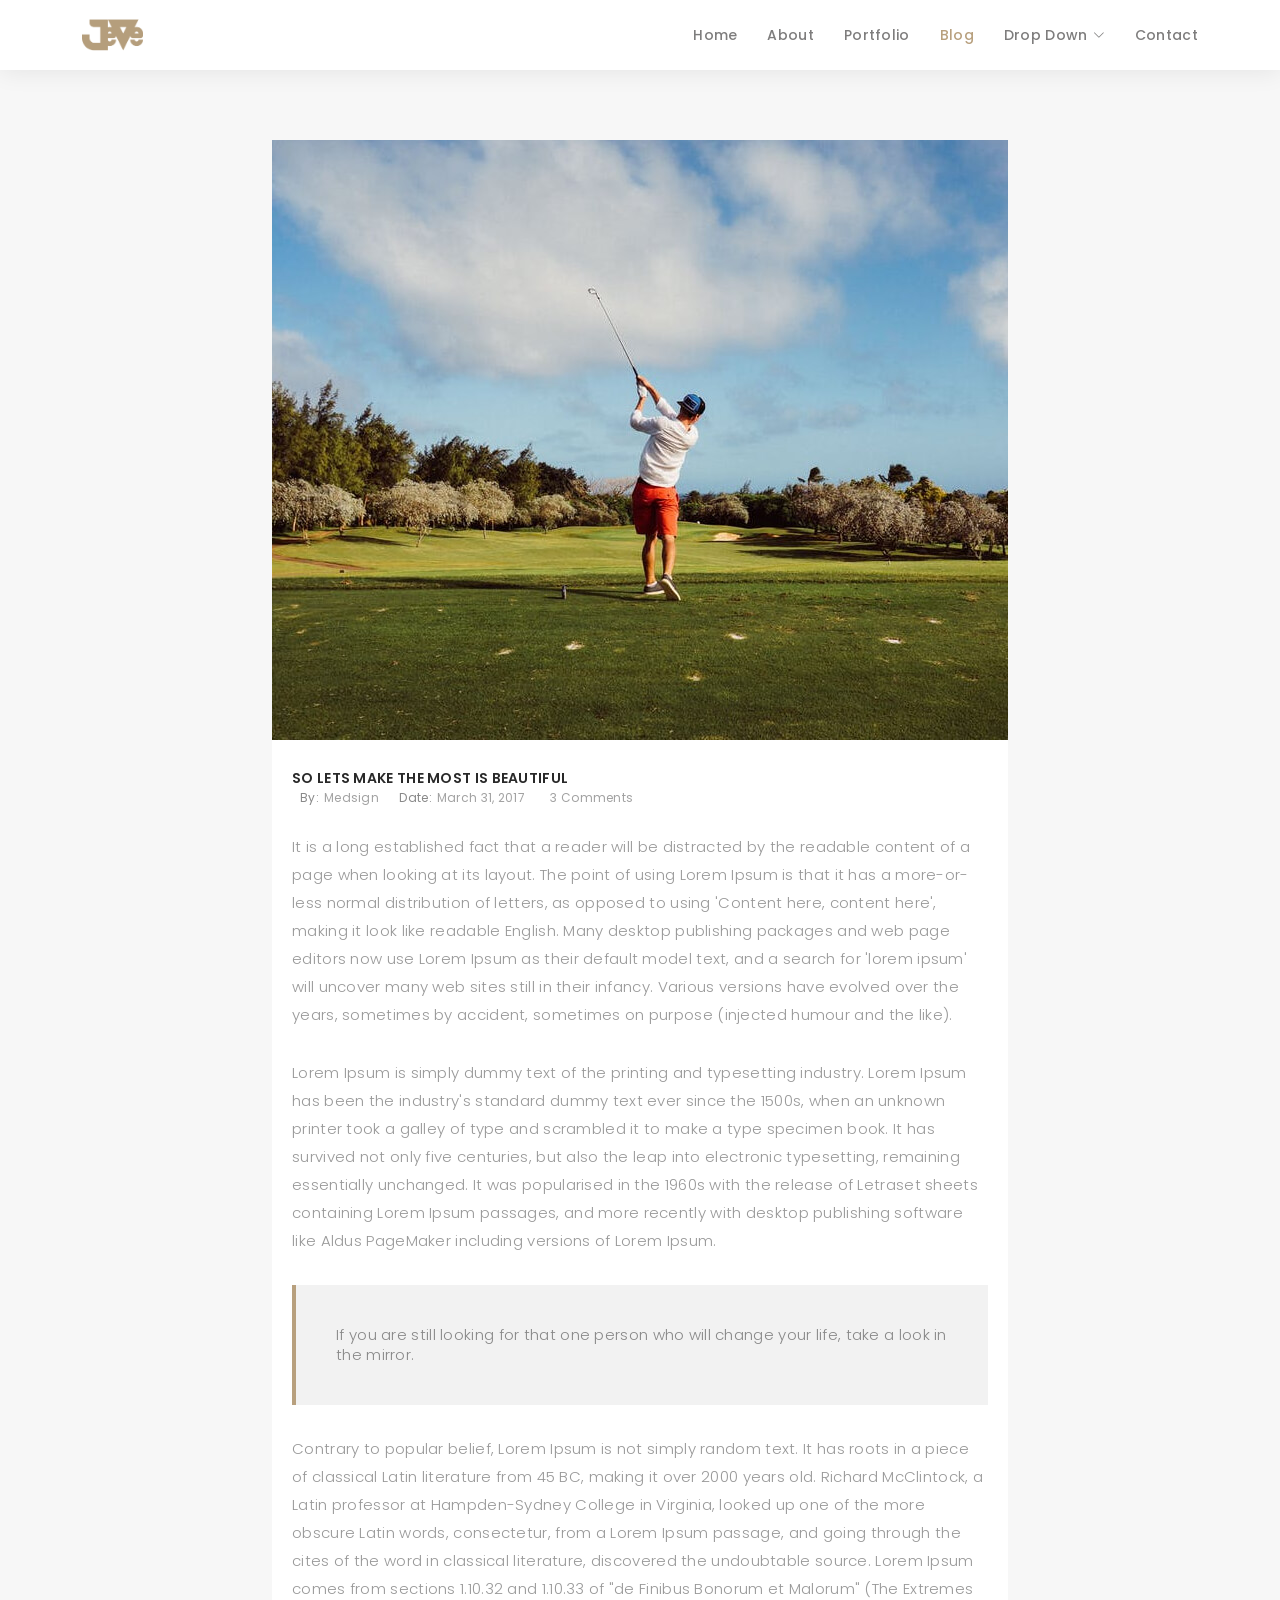
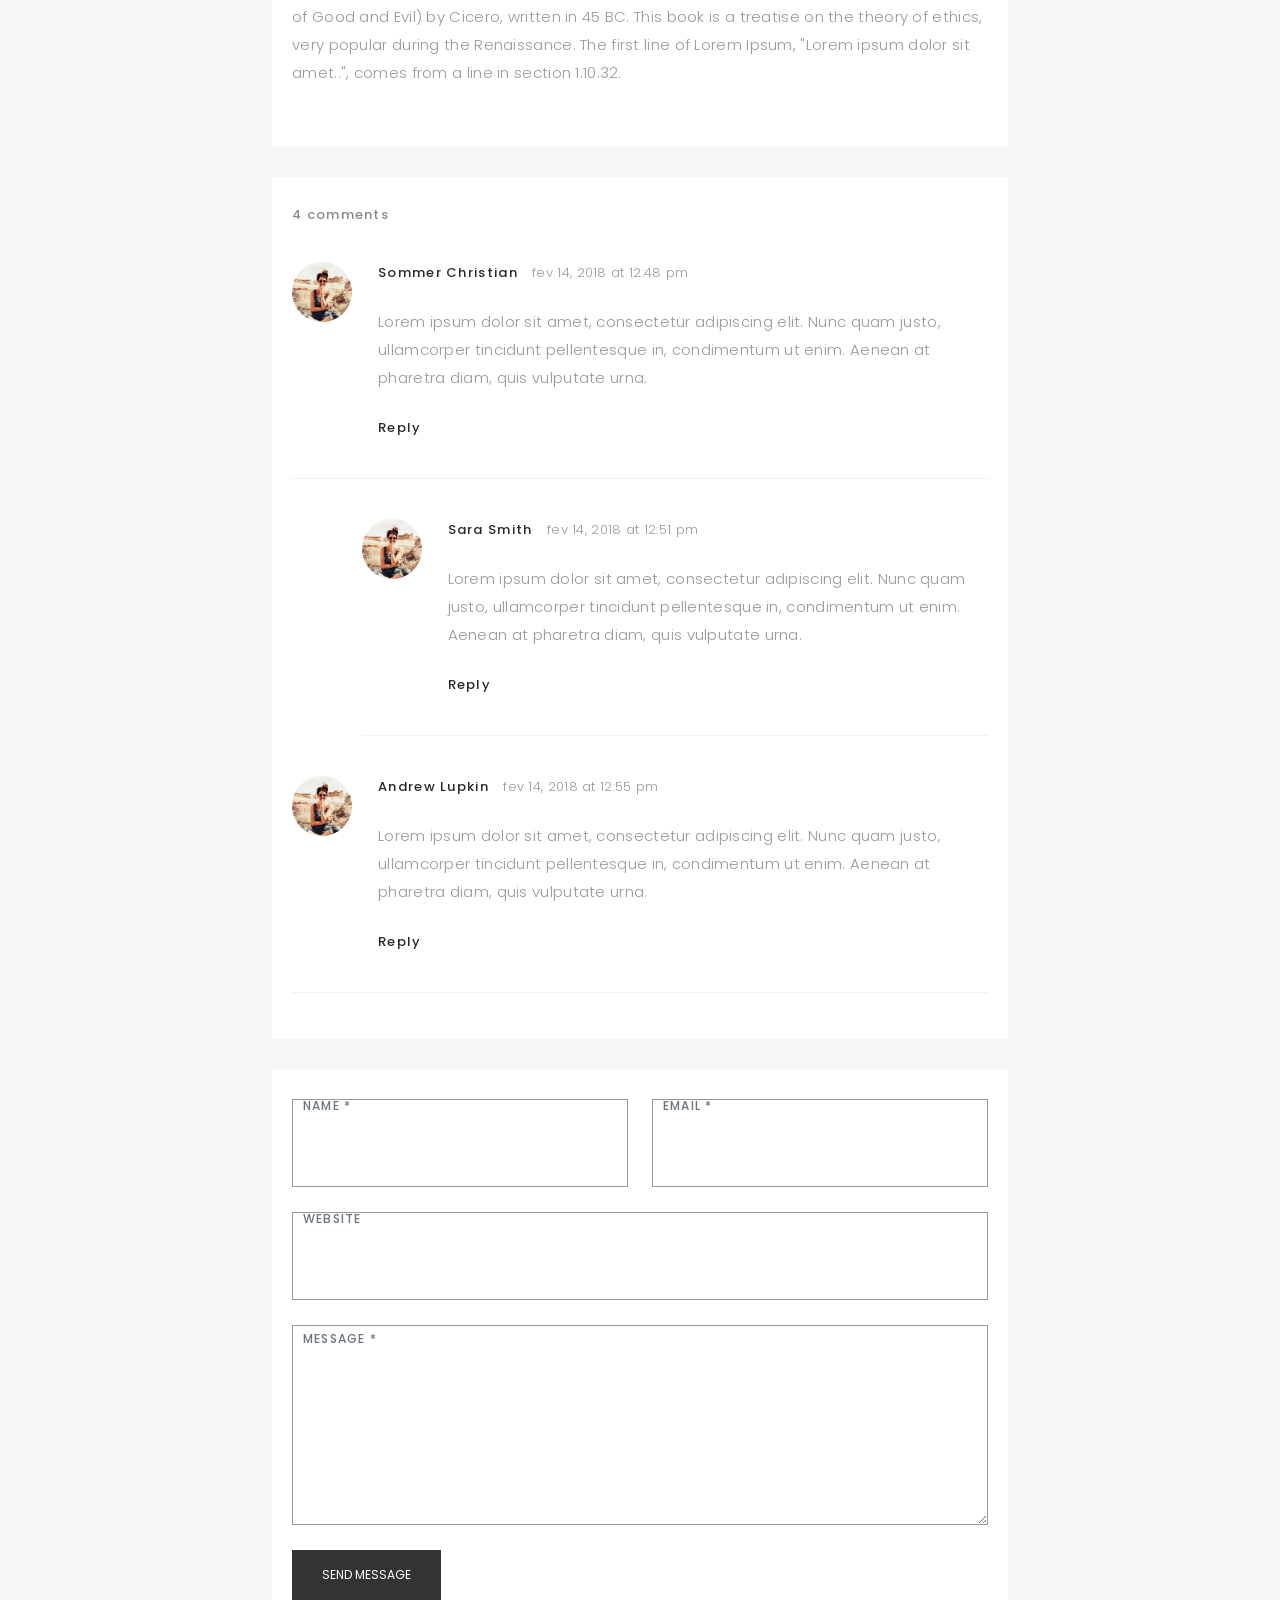
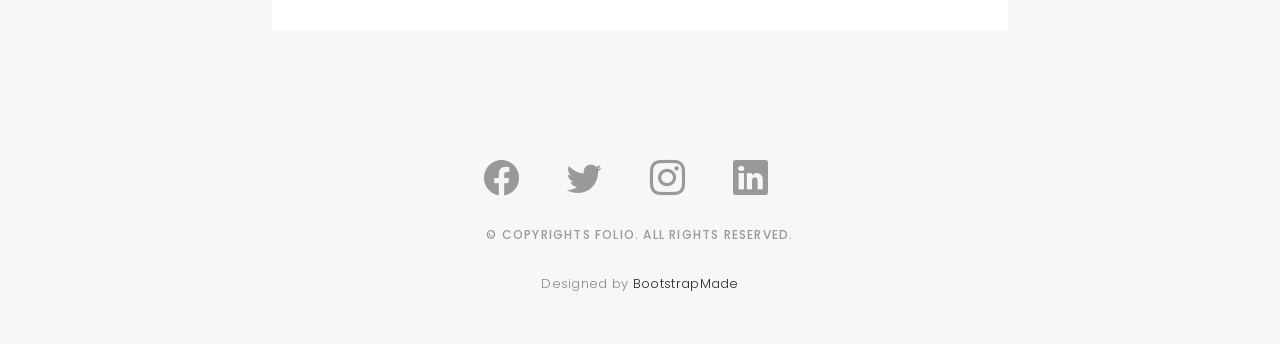
<file: blog-single.html>
<!DOCTYPE html>
<html lang="en">

<head>
  <meta charset="utf-8">
  <meta content="width=device-width, initial-scale=1.0" name="viewport">

  <title>Folio Bootstrap Template - Blog Single</title>
  <meta content="" name="description">
  <meta content="" name="keywords">

  <!-- Favicons -->
  <link href="assets/img/favicon.png" rel="icon">
  <link href="assets/img/apple-touch-icon.png" rel="apple-touch-icon">

  <!-- Google Fonts -->
  <link href="https://fonts.googleapis.com/css?family=Poppins:300,300i,400,400i,500,500i,600,600i,700,700i|Playfair+Display:400,400i,500,500i,600,600i,700,700i,900,900i" rel="stylesheet">

  <!-- Vendor CSS Files -->
  <link href="assets/vendor/bootstrap/css/bootstrap.min.css" rel="stylesheet">
  <link href="assets/vendor/bootstrap-icons/bootstrap-icons.css" rel="stylesheet">
  <link href="assets/vendor/boxicons/css/boxicons.min.css" rel="stylesheet">
  <link href="assets/vendor/glightbox/css/glightbox.min.css" rel="stylesheet">
  <link href="assets/vendor/swiper/swiper-bundle.min.css" rel="stylesheet">

  <!-- Template Main CSS File -->
  <link href="assets/css/style.css" rel="stylesheet">

  <!-- =======================================================
  * Template Name: Folio - v4.9.0
  * Template URL: https://bootstrapmade.com/folio-bootstrap-portfolio-template/
  * Author: BootstrapMade.com
  * License: https://bootstrapmade.com/license/
  ======================================================== -->
</head>

<body>

  <!-- ======= Header ======= -->
  <header id="header" class="fixed-top header-inner-pages">
    <div class="container d-flex align-items-center justify-content-between">

      <a href="index.html" class="logo"><img src="assets/img/logo.png" alt="" class="img-fluid"></a>
      <!-- Uncomment below if you prefer to use an text logo -->
      <!-- <h1 class="logo"><a href="index.html">Folio</a></h1> -->

      <nav id="navbar" class="navbar">
        <ul>
          <li><a class="nav-link scrollto " href="#hero">Home</a></li>
          <li><a class="nav-link scrollto" href="#about">About</a></li>
          <li><a class="nav-link  scrollto" href="#portfolio">Portfolio</a></li>
          <li><a class="nav-link active  scrollto" href="#journal">Blog</a></li>
          <li class="dropdown"><a href="#"><span>Drop Down</span> <i class="bi bi-chevron-down"></i></a>
            <ul>
              <li><a href="#">Drop Down 1</a></li>
              <li class="dropdown"><a href="#"><span>Deep Drop Down</span> <i class="bi bi-chevron-right"></i></a>
                <ul>
                  <li><a href="#">Deep Drop Down 1</a></li>
                  <li><a href="#">Deep Drop Down 2</a></li>
                  <li><a href="#">Deep Drop Down 3</a></li>
                  <li><a href="#">Deep Drop Down 4</a></li>
                  <li><a href="#">Deep Drop Down 5</a></li>
                </ul>
              </li>
              <li><a href="#">Drop Down 2</a></li>
              <li><a href="#">Drop Down 3</a></li>
              <li><a href="#">Drop Down 4</a></li>
            </ul>
          </li>
          <li><a class="nav-link scrollto" href="#contact">Contact</a></li>
        </ul>
        <i class="bi bi-list mobile-nav-toggle"></i>
      </nav><!-- .navbar -->

    </div>
  </header><!-- End Header -->

  <main id="main">

    <!-- ======= Blog Single ======= -->
    <div class="main-content paddsection">
      <div class="container">
        <div class="row justify-content-center">
          <div class="col-md-8 col-md-offset-2">
            <div class="row">
              <div class="container-main single-main">
                <div class="col-md-12">
                  <div class="block-main mb-30">
                    <img src="assets/img/blog-post-big.jpg" class="img-responsive" alt="reviews2">
                    <div class="content-main single-post padDiv">
                      <div class="journal-txt">
                        <h4><a href="#">SO LETS MAKE THE MOST IS BEAUTIFUL</a></h4>
                      </div>
                      <div class="post-meta">
                        <ul class="list-unstyled mb-0">
                          <li class="author">by:<a href="#">medsign</a></li>
                          <li class="date">date:<a href="#">March 31, 2017</a></li>
                          <li class="commont"><i class="ion-ios-heart-outline"></i><a href="#">3 Comments</a></li>
                        </ul>
                      </div>
                      <p class="mb-30">It is a long established fact that a reader will be distracted by the readable content of a page when looking at its layout. The point of using Lorem Ipsum is that it has a more-or-less normal distribution of letters, as opposed to
                        using 'Content here, content here', making it look like readable English. Many desktop publishing packages and web page editors now use Lorem Ipsum as their default model text, and a search for 'lorem ipsum' will uncover many web
                        sites still in their infancy. Various versions have evolved over the years, sometimes by accident, sometimes on purpose (injected humour and the like).</p>
                      <p class="mb-30">Lorem Ipsum is simply dummy text of the printing and typesetting industry. Lorem Ipsum has been the industry's standard dummy text ever since the 1500s, when an unknown printer took a galley of type and scrambled it to make a type
                        specimen book. It has survived not only five centuries, but also the leap into electronic typesetting, remaining essentially unchanged. It was popularised in the 1960s with the release of Letraset sheets containing Lorem Ipsum passages,
                        and more recently with desktop publishing software like Aldus PageMaker including versions of Lorem Ipsum.</p>
                      <blockquote>If you are still looking for that one person who will change your life, take a look in the mirror.</blockquote>
                      <p class="mb-30">Contrary to popular belief, Lorem Ipsum is not simply random text. It has roots in a piece of classical Latin literature from 45 BC, making it over 2000 years old. Richard McClintock, a Latin professor at Hampden-Sydney College in
                        Virginia, looked up one of the more obscure Latin words, consectetur, from a Lorem Ipsum passage, and going through the cites of the word in classical literature, discovered the undoubtable source. Lorem Ipsum comes from sections
                        1.10.32 and 1.10.33 of "de Finibus Bonorum et Malorum" (The Extremes of Good and Evil) by Cicero, written in 45 BC. This book is a treatise on the theory of ethics, very popular during the Renaissance. The first line of Lorem Ipsum,
                        "Lorem ipsum dolor sit amet..", comes from a line in section 1.10.32.</p>
                    </div>
                  </div>
                </div>
                <div class="col-md-12">
                  <div class="comments text-left padDiv mb-30">
                    <div class="entry-comments">
                      <h6 class="mb-30">4 comments</h6>
                      <ul class="entry-comments-list list-unstyled">
                        <li>
                          <div class="entry-comments-item">
                            <img src="assets/img/avatar.jpg" class="entry-comments-avatar" alt="">
                            <div class="entry-comments-body">
                              <span class="entry-comments-author">Sommer Christian</span>
                              <span><a href="#">fev 14, 2018 at 12:48 pm</a></span>
                              <p class="mb-10">Lorem ipsum dolor sit amet, consectetur adipiscing elit. Nunc quam justo, ullamcorper tincidunt pellentesque in, condimentum ut enim. Aenean at pharetra diam, quis vulputate urna. </p>
                              <a class="rep" href="#">Reply</a>
                            </div>
                          </div>
                          <ul class="entry-comments-reply list-unstyled">
                            <li>
                              <div class="entry-comments-item">
                                <img src="assets/img/avatar.jpg" class="entry-comments-avatar" alt="">
                                <div class="entry-comments-body">
                                  <span class="entry-comments-author">Sara Smith</span>
                                  <span><a href="#">fev 14, 2018 at 12:51 pm</a></span>
                                  <p class="mb-10">Lorem ipsum dolor sit amet, consectetur adipiscing elit. Nunc quam justo, ullamcorper tincidunt pellentesque in, condimentum ut enim. Aenean at pharetra diam, quis vulputate urna.</p>
                                  <a class="rep" href="#">Reply</a>
                                </div>
                              </div>
                            </li>
                          </ul>
                        </li>
                        <li>
                          <div class="entry-comments-item">
                            <img src="assets/img/avatar.jpg" class="entry-comments-avatar" alt="">
                            <div class="entry-comments-body">
                              <span class="entry-comments-author">Andrew Lupkin</span>
                              <span><a href="#">fev 14, 2018 at 12:55 pm</a></span>
                              <p class="mb-10">Lorem ipsum dolor sit amet, consectetur adipiscing elit. Nunc quam justo, ullamcorper tincidunt pellentesque in, condimentum ut enim. Aenean at pharetra diam, quis vulputate urna. </p>
                              <a class="rep" href="#">Reply</a>
                            </div>
                          </div>
                        </li>
                      </ul>
                    </div>
                  </div>
                </div>
                <div class="col-lg-12">
                  <div class="cmt padDiv">
                    <form id="comment-form" method="post" action="" role="form">
                      <div class="row">
                        <div class="col-lg-6">
                          <div class="form-group">
                            <input id="form_name" type="text" name="name" class="form-control" placeholder="Name *" required="required">
                          </div>
                        </div>
                        <div class="col-lg-6">
                          <div class="form-group">
                            <input id="form_email" type="email" name="email" class="form-control" placeholder="email *" required="required">
                          </div>
                        </div>
                        <div class="col-md-12">
                          <div class="form-group">
                            <input id="form_name" type="text" name="website" class="form-control" placeholder="Website">
                          </div>
                        </div>
                        <div class="col-lg-12">
                          <div class="form-group">
                            <textarea id="form_message" name="message" class="form-control" placeholder="Message *" style="height: 200px;" required="required"></textarea>
                          </div>
                        </div>
                        <div class="col-lg-12">
                          <input type="submit" class="btn btn-defeault btn-send" value="Send message">
                        </div>
                      </div>
                    </form>
                  </div>
                </div>
              </div>
            </div>
          </div>
        </div>
      </div>
    </div><!-- End Blog Single -->

  </main><!-- End #main -->

  <!-- ======= Footer ======= -->
  <div id="footer" class="text-center">
    <div class="container">
      <div class="socials-media text-center">

        <ul class="list-unstyled">
          <li><a href="#"><i class="bi bi-facebook"></i></a></li>
          <li><a href="#"><i class="bi bi-twitter"></i></a></li>
          <li><a href="#"><i class="bi bi-instagram"></i></a></li>
          <li><a href="#"><i class="bi bi-linkedin"></i></a></li>
        </ul>

      </div>

      <p>&copy; Copyrights Folio. All rights reserved.</p>

      <div class="credits">
        <!--
        All the links in the footer should remain intact.
        You can delete the links only if you purchased the pro version.
        Licensing information: https://bootstrapmade.com/license/
        Purchase the pro version with working PHP/AJAX contact form: https://bootstrapmade.com/buy/?theme=Folio
      -->
        Designed by <a href="https://bootstrapmade.com/">BootstrapMade</a>
      </div>

    </div>
  </div><!-- End Footer -->

  <a href="#" class="back-to-top d-flex align-items-center justify-content-center"><i class="bi bi-arrow-up-short"></i></a>

  <!-- Vendor JS Files -->
  <script src="assets/vendor/bootstrap/js/bootstrap.bundle.min.js"></script>
  <script src="assets/vendor/glightbox/js/glightbox.min.js"></script>
  <script src="assets/vendor/isotope-layout/isotope.pkgd.min.js"></script>
  <script src="assets/vendor/swiper/swiper-bundle.min.js"></script>
  <script src="assets/vendor/typed.js/typed.min.js"></script>
  <script src="assets/vendor/php-email-form/validate.js"></script>

  <!-- Template Main JS File -->
  <script src="assets/js/main.js"></script>

</body>

</html>
</file>
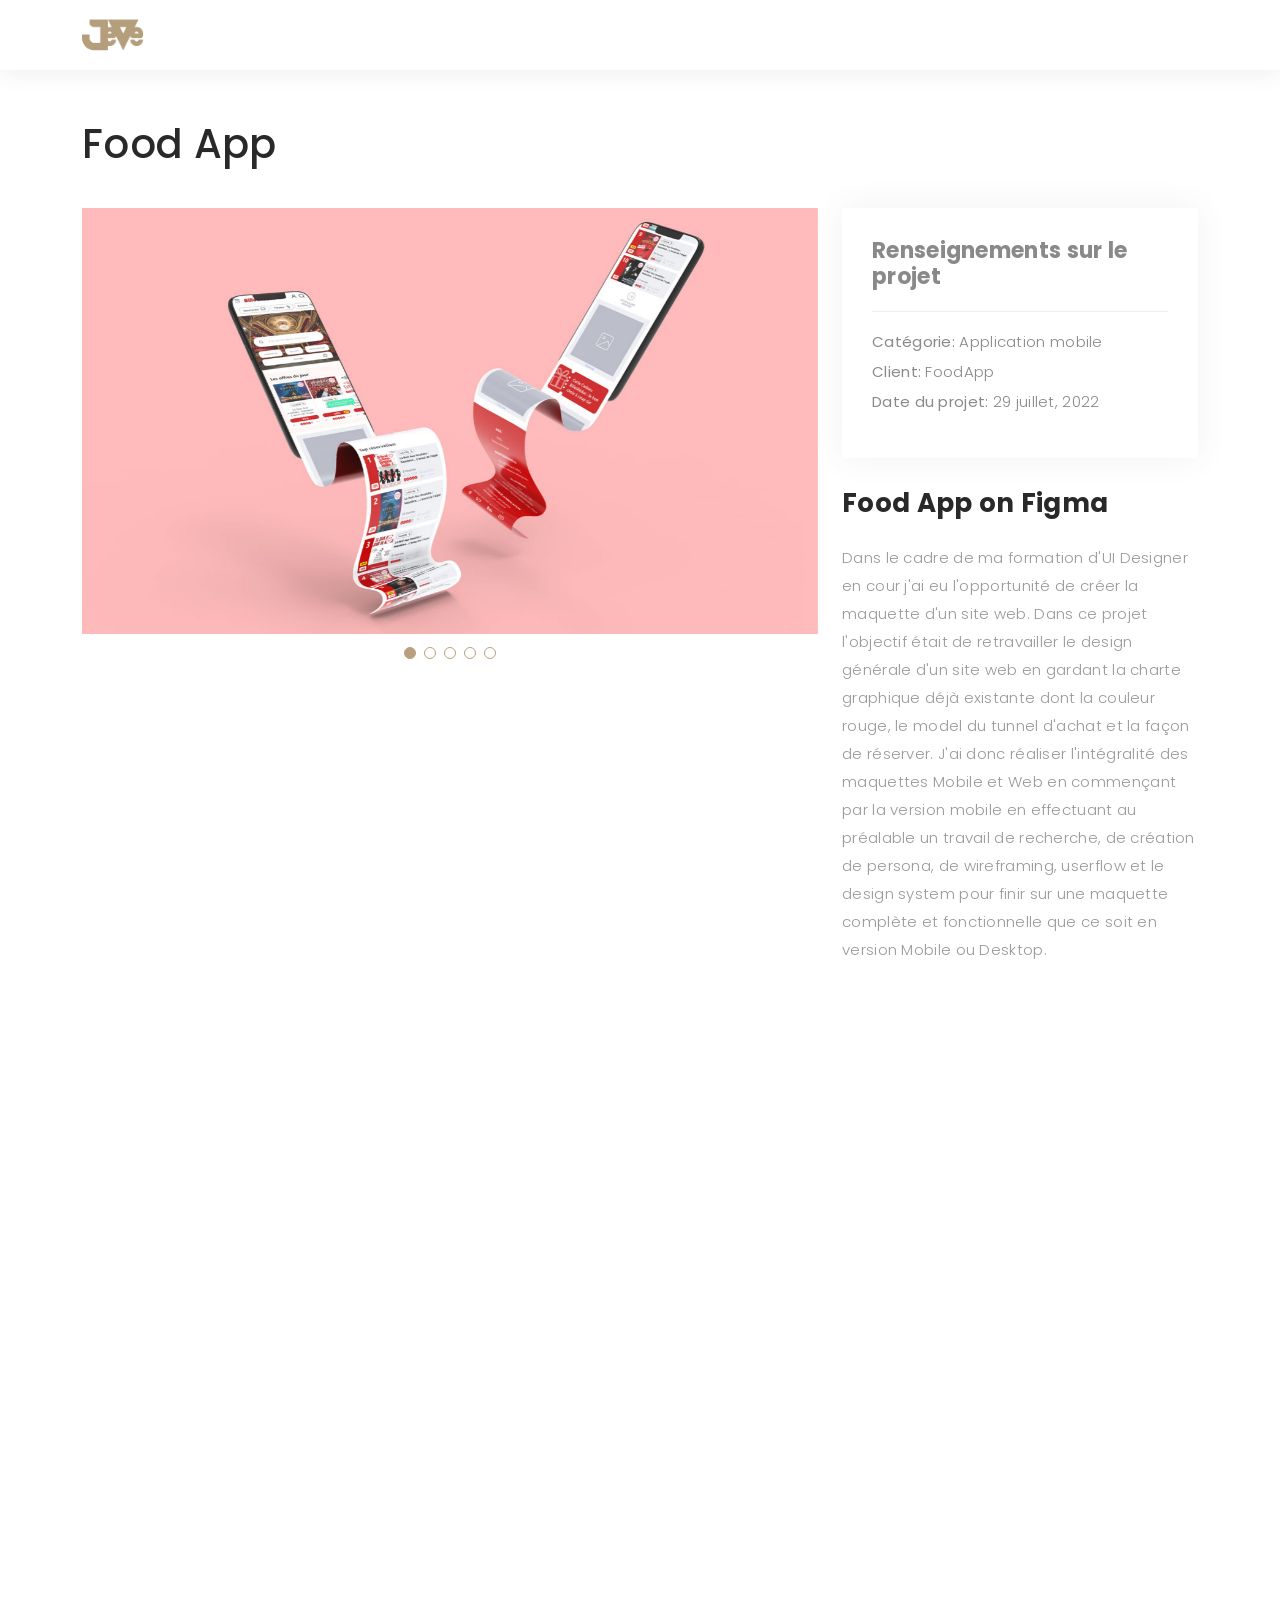
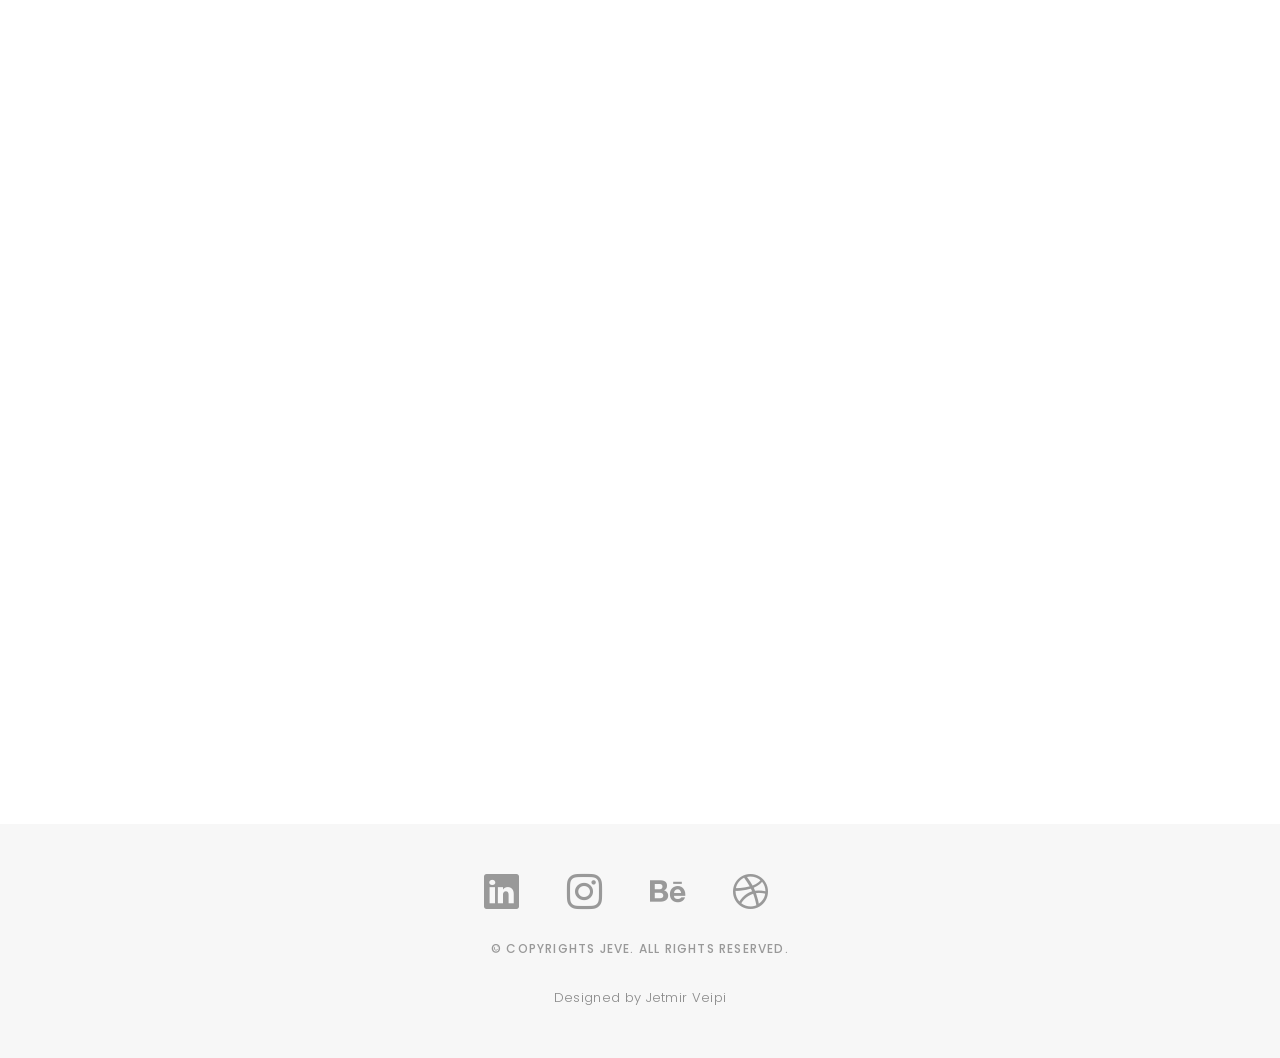
<file: portfolio-details-BilletRéduc.html>
<!DOCTYPE html>
<html lang="en">

<head>
  <meta charset="utf-8">
  <meta content="width=device-width, initial-scale=1.0" name="viewport">

  <title>Food App - Folio Bootstrap Template</title>
  <meta content="" name="description">
  <meta content="" name="keywords">

  <!-- Favicons -->
  <link href="assets/img/JeVe-Favicon.png" rel="icon">
  <link href="assets/img/apple-touch-icon.png" rel="apple-touch-icon">

  <!-- Google Fonts -->
  <link href="https://fonts.googleapis.com/css?family=Poppins:300,300i,400,400i,500,500i,600,600i,700,700i|Playfair+Display:400,400i,500,500i,600,600i,700,700i,900,900i" rel="stylesheet">

  <!-- Vendor CSS Files -->
  <link href="assets/vendor/bootstrap/css/bootstrap.min.css" rel="stylesheet">
  <link href="assets/vendor/bootstrap-icons/bootstrap-icons.css" rel="stylesheet">
  <link href="assets/vendor/boxicons/css/boxicons.min.css" rel="stylesheet">
  <link href="assets/vendor/glightbox/css/glightbox.min.css" rel="stylesheet">
  <link href="assets/vendor/swiper/swiper-bundle.min.css" rel="stylesheet">

  <!-- Template Main CSS File -->
  <link href="assets/css/style.css" rel="stylesheet">

  <!-- =======================================================
  * Template Name: Folio - v4.9.0
  * Template URL: https://bootstrapmade.com/folio-bootstrap-portfolio-template/
  * Author: BootstrapMade.com
  * License: https://bootstrapmade.com/license/
  ======================================================== -->
</head>

<body>

  <!-- ======= Header ======= -->
  <header id="header" class="fixed-top header-inner-pages">
    <div class="container d-flex align-items-center justify-content-between">

      <a href="index.html" class="logo"><img src="assets/img/logo.png" alt="" class="img-fluid"></a>
      <!-- Uncomment below if you prefer to use an text logo -->
      <!-- <h1 class="logo"><a href="index.html">Folio</a></h1> -->

      <!-- <nav id="navbar" class="navbar">
        <ul>
          <li><a class="nav-link scrollto active" href="index.html" href="#hero">Home</a></li>
          <li><a class="nav-link scrollto" href="#about">À propos de</a></li>
          <li><a class="nav-link scrollto" href="#portfolio">Portfolio</a></li>
          <li><a class="nav-link scrollto" href="#contact">Contact</a></li>
        </ul>
        <i class="bi bi-list mobile-nav-toggle"></i>
      </nav> -->
      <!-- .navbar -->

    </div>
  </header><!-- End Header -->

  <main id="main">

    <!-- ======= Breadcrumbs Section ======= -->
    <section class="breadcrumbs">
      <div class="container">

        <div class="d-flex justify-content-between align-items-center">
          <h2>Food App</h2>
          <!-- <ol>
            <li><a href="index.html">Home</a></li>
            <li><a href="portfolio.html">Portfolio</a></li>
            <li>Food App</li>
          </ol> -->
        </div>

      </div>
    </section>
    <!-- Breadcrumbs Section -->

    <!-- ======= Portfolio Details Section ======= -->
    <section id="portfolio-details" class="portfolio-details">
      <div class="container">

        <div class="row gy-4">

          <div class="col-lg-8">
            <div class="portfolio-details-slider swiper">
              <div class="swiper-wrapper align-items-center">

                <div class="swiper-slide">
                  <img src="assets/img/portfolio/portfolio-details-FoodApp7.jpg" alt="">
                </div>

                <div class="swiper-slide">
                  <img src="assets/img/portfolio/portfolio-details-FoodApp8.jpg" alt="">
                </div>

                <div class="swiper-slide">
                  <img src="assets/img/portfolio/portfolio-details-FoodApp9.jpg" alt="">
                </div>

                <div class="swiper-slide">
                  <img src="assets/img/portfolio/portfolio-details-FoodApp10.jpg" alt="">
                </div>

                <div class="swiper-slide">
                  <img src="assets/img/portfolio/portfolio-details-FoodApp11.jpg" alt="">
                </div>

                </div>
              <div class="swiper-pagination"></div>
            </div>
          </div>

          <div class="col-lg-4">
            <div class="portfolio-info">
              <h3>Renseignements sur le projet</h3>
              <ul>
                <li><strong>Catégorie:</strong> Application mobile</li>
                <li><strong>Client:</strong> FoodApp</li>
                <li><strong>Date du projet:</strong> 29 juillet, 2022</li>
              </ul>
            </div>
            <div class="portfolio-description">
              <h2>Food App on Figma</h2>
              <p>
                Dans le cadre de ma formation d'UI Designer en cour j'ai eu l'opportunité de créer la maquette d'un site web. Dans ce projet l'objectif était de retravailler le design générale d'un site web en gardant la charte graphique déjà existante dont la couleur rouge, le model du tunnel d'achat et la façon de réserver. J'ai donc réaliser l'intégralité des maquettes Mobile et Web en commençant par la version mobile en effectuant au préalable un travail de recherche, de création de persona, de wireframing, userflow et le design system pour finir sur une maquette complète et fonctionnelle que ce soit en version Mobile ou Desktop.
              </p>
            </div>
          </div>

        </div>

      </div>
    </section>
    <!-- End Portfolio Details Section -->

  </main>
  <!-- End #main -->

  <!-- Video -->
  <div class="container">
    <div class="ratio ratio-16x9">
      <iframe src="https://www.youtube.com/embed/Rkg11WVJbMM" title="YouTube video" allowfullscreen></iframe>
    </div>
  </div>

  <div class="container">
    <div class="ratio ratio-16x9">
      <iframe src="https://www.youtube.com/embed/Rkg11WVJbMM" title="YouTube video" allowfullscreen></iframe>
    </div>
  </div>

  <!-- ======= Footer ======= -->
  <div id="footer" class="text-center">
    <div class="container">
      <div class="socials-media text-center">

        <ul class="list-unstyled">
          <li><a href="https://www.linkedin.com/in/jetmir-veipi-041a8846/" target="_blank"><i class="bi bi-linkedin"></i></a></li>
          <li><a href="https://www.instagram.com/jetmirveipiphotography/" target="_blank"><i class="bi bi-instagram"></i></a></li>
          <li><a href="https://www.behance.net/jetiveipi1605" target="_blank"><i class="bi bi-behance"></i></a></li>
          <li><a href="https://dribbble.com/JeVeipi?onboarding=true" target="_blank"><i class="bi bi-dribbble"></i></a></li>
        </ul>

      </div>

      <p>&copy; Copyrights JeVe. All rights reserved.</p>

      <div class="credits">
        <!--
        All the links in the footer should remain intact.
        You can delete the links only if you purchased the pro version.
        Licensing information: https://bootstrapmade.com/license/
        Purchase the pro version with working PHP/AJAX contact form: https://bootstrapmade.com/buy/?theme=Folio
      -->
        Designed by <a>Jetmir Veipi</a>
      </div>

    </div>
  </div><!-- End Footer -->

  <a href="#" class="back-to-top d-flex align-items-center justify-content-center"><i class="bi bi-arrow-up-short"></i></a>

  <!-- Vendor JS Files -->
  <script src="assets/vendor/bootstrap/js/bootstrap.bundle.min.js"></script>
  <script src="assets/vendor/glightbox/js/glightbox.min.js"></script>
  <script src="assets/vendor/isotope-layout/isotope.pkgd.min.js"></script>
  <script src="assets/vendor/swiper/swiper-bundle.min.js"></script>
  <script src="assets/vendor/typed.js/typed.min.js"></script>
  <script src="assets/vendor/php-email-form/validate.js"></script>

  <!-- Template Main JS File -->
  <script src="assets/js/main.js"></script>

</body>

</html>
</file>
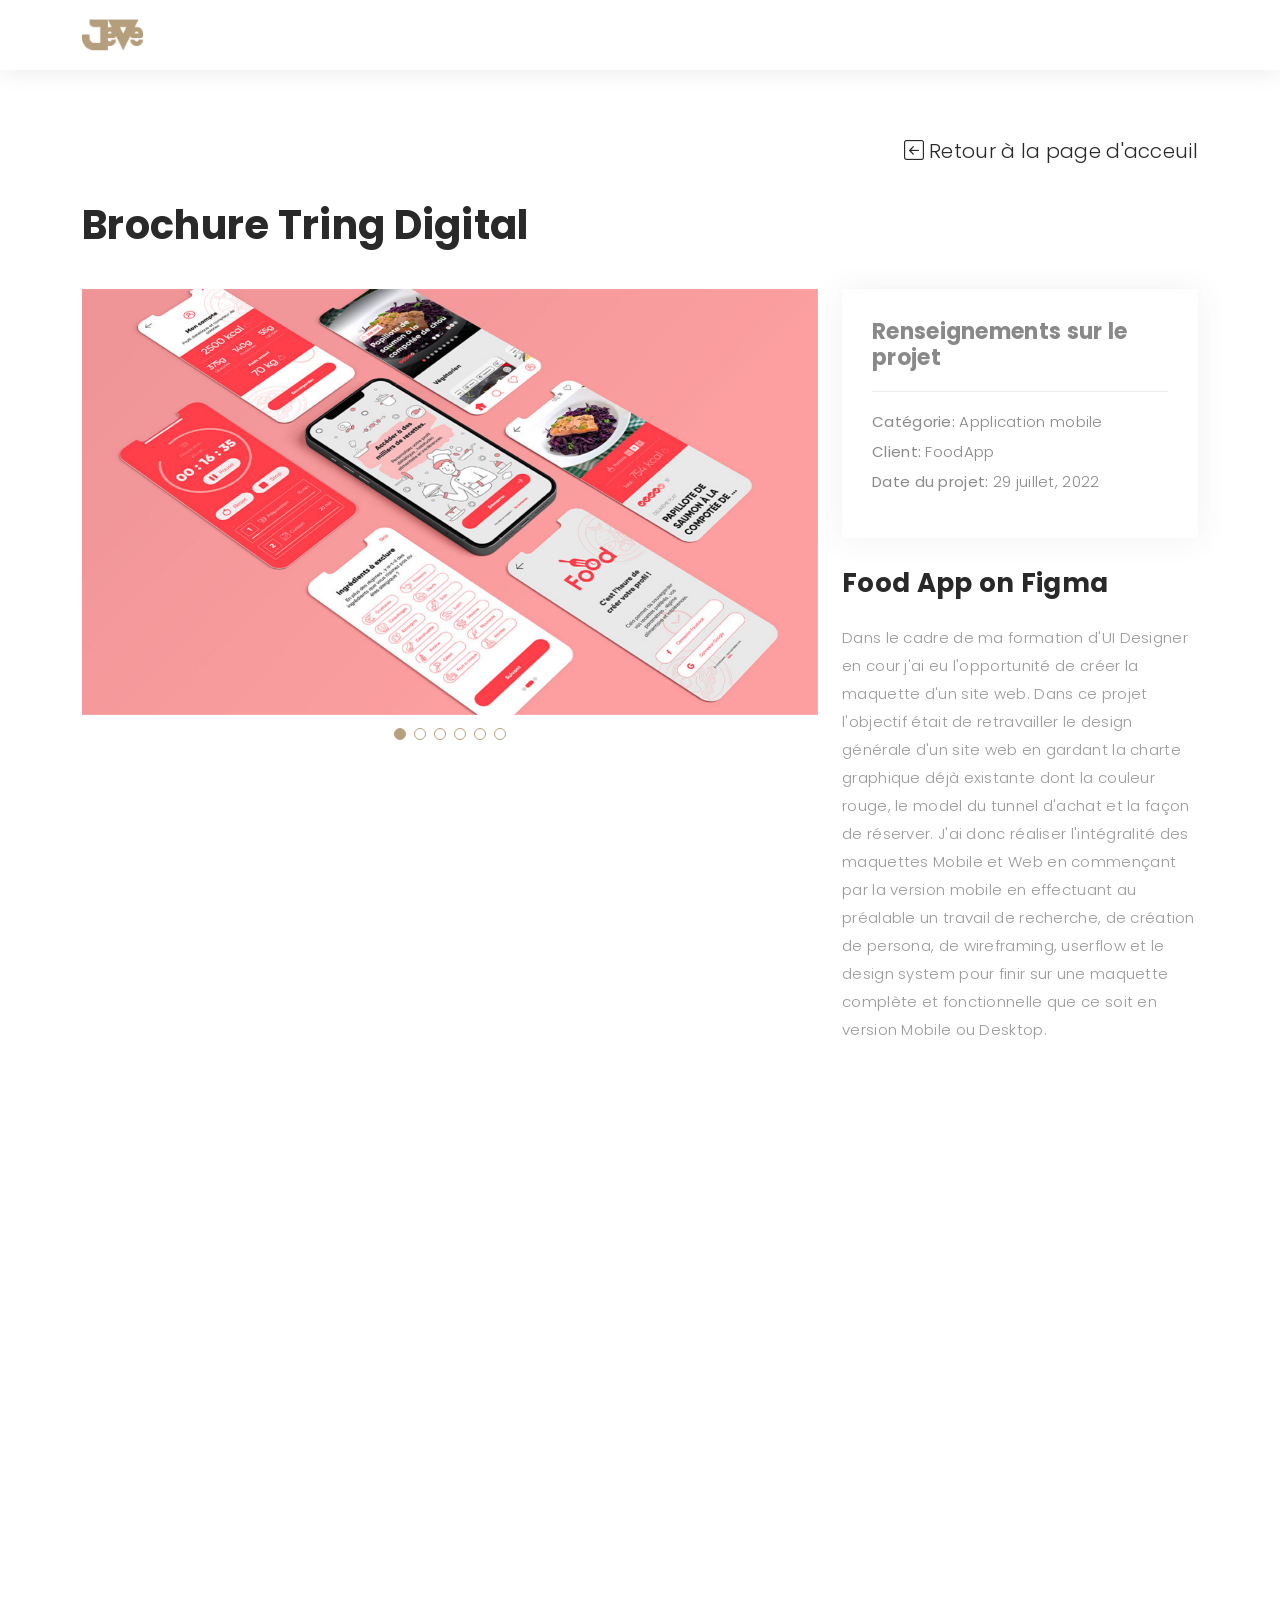
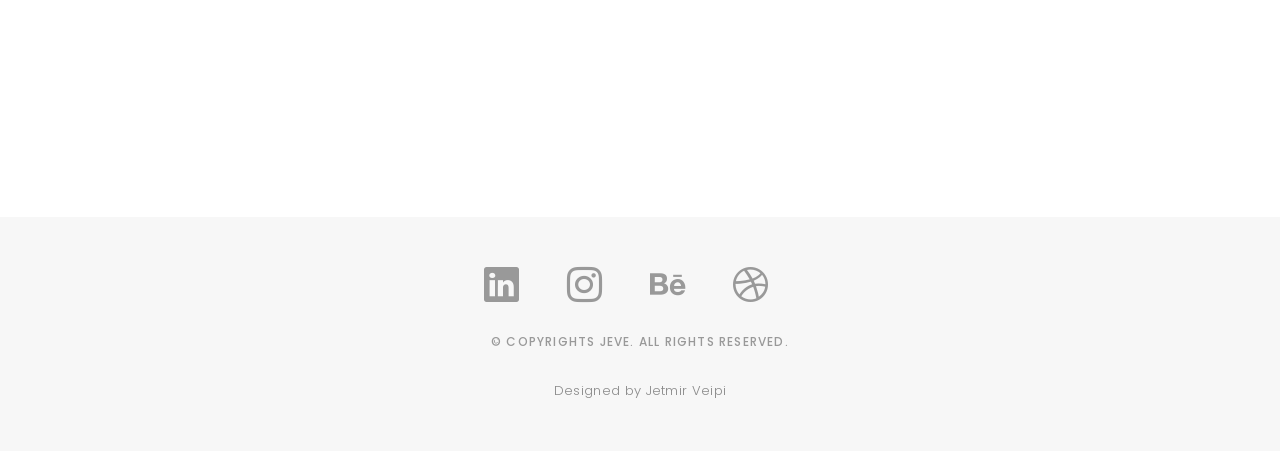
<file: portfolio-details-Brochure-Tring.html>
<!DOCTYPE html>
<html lang="en">

<head>
  <meta charset="utf-8">
  <meta content="width=device-width, initial-scale=1.0" name="viewport">

  <title>Food App - Folio Bootstrap Template</title>
  <meta content="" name="description">
  <meta content="" name="keywords">

  <!-- Favicons -->
  <link href="assets/img/JeVe-Favicon.png" rel="icon">
  <link href="assets/img/apple-touch-icon.png" rel="apple-touch-icon">

  <!-- Google Fonts -->
  <link href="https://fonts.googleapis.com/css?family=Poppins:300,300i,400,400i,500,500i,600,600i,700,700i|Playfair+Display:400,400i,500,500i,600,600i,700,700i,900,900i" rel="stylesheet">

  <!-- Vendor CSS Files -->
  <link href="assets/vendor/bootstrap/css/bootstrap.min.css" rel="stylesheet">
  <link href="assets/vendor/bootstrap-icons/bootstrap-icons.css" rel="stylesheet">
  <link href="assets/vendor/boxicons/css/boxicons.min.css" rel="stylesheet">
  <link href="assets/vendor/glightbox/css/glightbox.min.css" rel="stylesheet">
  <link href="assets/vendor/swiper/swiper-bundle.min.css" rel="stylesheet">

  <!-- Template Main CSS File -->
  <link href="assets/css/style.css" rel="stylesheet">

  <!-- =======================================================
  * Template Name: Folio - v4.9.0
  * Template URL: https://bootstrapmade.com/folio-bootstrap-portfolio-template/
  * Author: BootstrapMade.com
  * License: https://bootstrapmade.com/license/
  ======================================================== -->
</head>

<body>

  <!-- ======= Header ======= -->
  <header id="header" class="fixed-top header-inner-pages">
    <div class="container d-flex align-items-center justify-content-between">

      <a href="index.html" class="logo"><img src="assets/img/logo.png" alt="" class="img-fluid"></a>
      <!-- Uncomment below if you prefer to use an text logo -->
      <!-- <h1 class="logo"><a href="index.html">Folio</a></h1> -->

      <!-- <nav id="navbar" class="navbar">
        <ul>
          <li><a class="nav-link scrollto active" href="index.html" href="#hero">Home</a></li>
          <li><a class="nav-link scrollto" href="#about">À propos de</a></li>
          <li><a class="nav-link scrollto" href="#portfolio">Portfolio</a></li>
          <li><a class="nav-link scrollto" href="#contact">Contact</a></li>
        </ul>
        <i class="bi bi-list mobile-nav-toggle"></i>
      </nav> -->
      <!-- .navbar -->

    </div>
  </header><!-- End Header -->

  <main id="main">

    <!-- ======= Breadcrumbs Section ======= -->
    <section class="breadcrumbs">
      <div class="container">

        <ol><li><a href="/#portfolio"><i class="bi bi-arrow-left-square"></i> Retour à la page d'acceuil</a></li></ol>

        <div class="d-flex justify-content-between align-items-center">
          <h2><strong>Brochure Tring Digital</strong></h2>
          <!-- <ol>
            <li><a href="index.html">Home</a></li>
            <li><a href="portfolio.html">Portfolio</a></li>
            <li>Food App</li>
          </ol> -->
        </div>

      </div>
    </section>
    <!-- Breadcrumbs Section -->

    <!-- ======= Portfolio Details Section ======= -->
    <section id="portfolio-details" class="portfolio-details">
      <div class="container">

        <div class="row gy-4">

          <div class="col-lg-8">
            <div class="portfolio-details-slider swiper">
              <div class="swiper-wrapper align-items-center">

                <div class="swiper-slide">
                  <img src="assets/img/portfolio/portfolio-details-FoodApp1.jpg" alt="">
                </div>

                <div class="swiper-slide">
                  <img src="assets/img/portfolio/portfolio-details-FoodApp2.jpg" alt="">
                </div>

                <div class="swiper-slide">
                  <img src="assets/img/portfolio/portfolio-details-FoodApp3.jpg" alt="">
                </div>

                <div class="swiper-slide">
                  <img src="assets/img/portfolio/portfolio-details-FoodApp4.jpg" alt="">
                </div>

                <div class="swiper-slide">
                  <img src="assets/img/portfolio/portfolio-details-FoodApp5.jpg" alt="">
                </div>

                <div class="swiper-slide">
                  <img src="assets/img/portfolio/portfolio-details-FoodApp6.jpg" alt="">
                </div>

              </div>
              <div class="swiper-pagination"></div>
            </div>
          </div>

          <div class="col-lg-4">
            <div class="portfolio-info">
              <h3>Renseignements sur le projet</h3>
              <ul>
                <li><strong>Catégorie:</strong> Application mobile</li>
                <li><strong>Client:</strong> FoodApp</li>
                <li><strong>Date du projet:</strong> 29 juillet, 2022</li>
              </ul>
            </div>
            <div class="portfolio-description">
              <h2>Food App on Figma</h2>
              <p>
                Dans le cadre de ma formation d'UI Designer en cour j'ai eu l'opportunité de créer la maquette d'un site web. Dans ce projet l'objectif était de retravailler le design générale d'un site web en gardant la charte graphique déjà existante dont la couleur rouge, le model du tunnel d'achat et la façon de réserver. J'ai donc réaliser l'intégralité des maquettes Mobile et Web en commençant par la version mobile en effectuant au préalable un travail de recherche, de création de persona, de wireframing, userflow et le design system pour finir sur une maquette complète et fonctionnelle que ce soit en version Mobile ou Desktop.
              </p>
            </div>
          </div>

        </div>

      </div>
    </section>
    <!-- End Portfolio Details Section -->

  </main>
  <!-- End #main -->

  <!-- Video -->
  <div class="container">
    <div class="ratio ratio-16x9">
      <iframe src="https://www.youtube.com/embed/Rkg11WVJbMM" title="YouTube video" allowfullscreen></iframe>
    </div>
  </div>

  <!-- ======= Footer ======= -->
  <div id="footer" class="text-center">
    <div class="container">
      <div class="socials-media text-center">

        <ul class="list-unstyled">
          <li><a href="https://www.linkedin.com/in/jetmir-veipi-041a8846/" target="_blank"><i class="bi bi-linkedin"></i></a></li>
          <li><a href="https://www.instagram.com/jetmirveipiphotography/" target="_blank"><i class="bi bi-instagram"></i></a></li>
          <li><a href="https://www.behance.net/jetiveipi1605" target="_blank"><i class="bi bi-behance"></i></a></li>
          <li><a href="https://dribbble.com/JeVeipi?onboarding=true" target="_blank"><i class="bi bi-dribbble"></i></a></li>
        </ul>

      </div>

      <p>&copy; Copyrights JeVe. All rights reserved.</p>

      <div class="credits">
        <!--
        All the links in the footer should remain intact.
        You can delete the links only if you purchased the pro version.
        Licensing information: https://bootstrapmade.com/license/
        Purchase the pro version with working PHP/AJAX contact form: https://bootstrapmade.com/buy/?theme=Folio
      -->
        Designed by <a>Jetmir Veipi</a>
      </div>

    </div>
  </div><!-- End Footer -->

  <a href="#" class="back-to-top d-flex align-items-center justify-content-center"><i class="bi bi-arrow-up-short"></i></a>

  <!-- Vendor JS Files -->
  <script src="assets/vendor/bootstrap/js/bootstrap.bundle.min.js"></script>
  <script src="assets/vendor/glightbox/js/glightbox.min.js"></script>
  <script src="assets/vendor/isotope-layout/isotope.pkgd.min.js"></script>
  <script src="assets/vendor/swiper/swiper-bundle.min.js"></script>
  <script src="assets/vendor/typed.js/typed.min.js"></script>
  <script src="assets/vendor/php-email-form/validate.js"></script>

  <!-- Template Main JS File -->
  <script src="assets/js/main.js"></script>

</body>

</html>
</file>
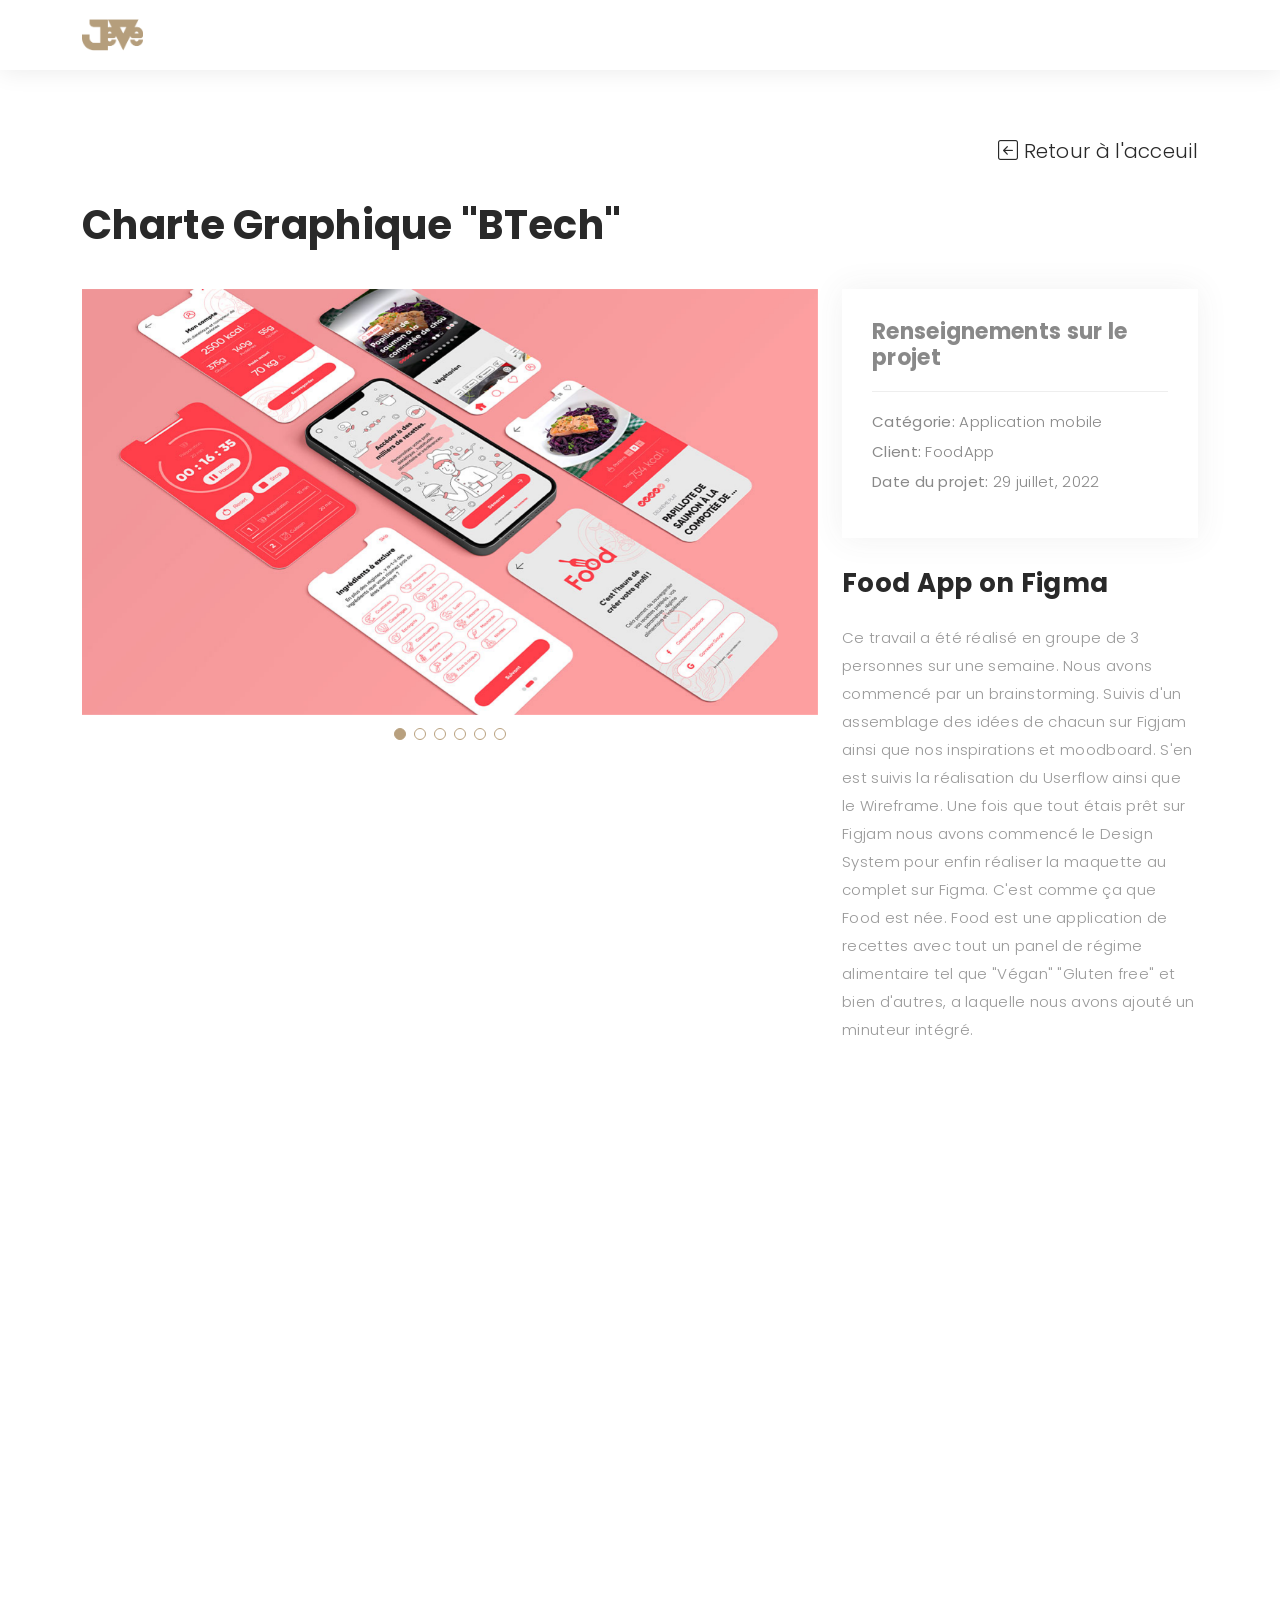
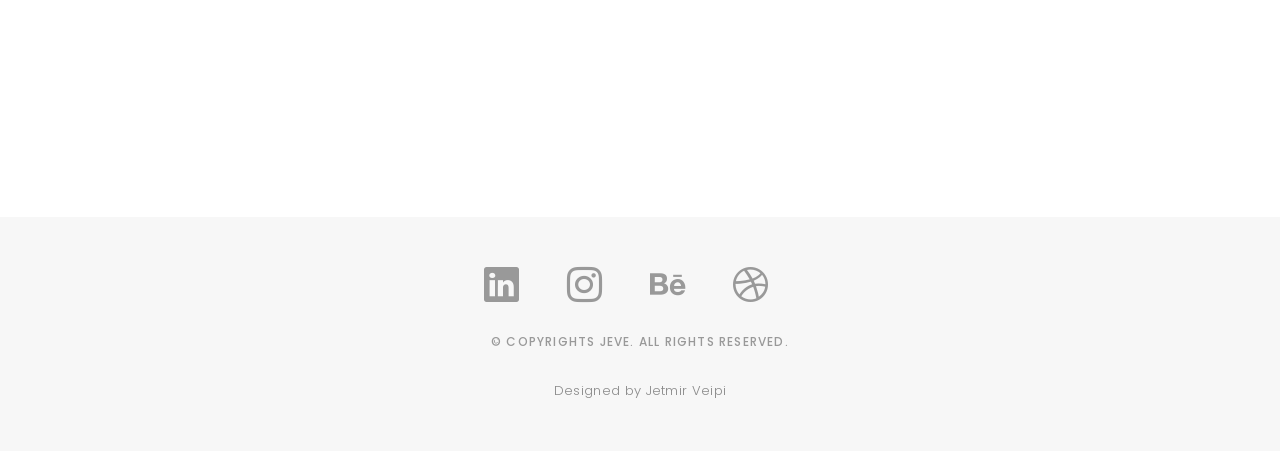
<file: portfolio-details-BTech.html>
<!DOCTYPE html>
<html lang="en">

<head>
  <meta charset="utf-8">
  <meta content="width=device-width, initial-scale=1.0" name="viewport">

  <title>Food App - Folio Bootstrap Template</title>
  <meta content="" name="description">
  <meta content="" name="keywords">

  <!-- Favicons -->
  <link href="assets/img/JeVe-Favicon.png" rel="icon">
  <link href="assets/img/apple-touch-icon.png" rel="apple-touch-icon">

  <!-- Google Fonts -->
  <link href="https://fonts.googleapis.com/css?family=Poppins:300,300i,400,400i,500,500i,600,600i,700,700i|Playfair+Display:400,400i,500,500i,600,600i,700,700i,900,900i" rel="stylesheet">

  <!-- Vendor CSS Files -->
  <link href="assets/vendor/bootstrap/css/bootstrap.min.css" rel="stylesheet">
  <link href="assets/vendor/bootstrap-icons/bootstrap-icons.css" rel="stylesheet">
  <link href="assets/vendor/boxicons/css/boxicons.min.css" rel="stylesheet">
  <link href="assets/vendor/glightbox/css/glightbox.min.css" rel="stylesheet">
  <link href="assets/vendor/swiper/swiper-bundle.min.css" rel="stylesheet">

  <!-- Template Main CSS File -->
  <link href="assets/css/style.css" rel="stylesheet">

  <!-- =======================================================
  * Template Name: Folio - v4.9.0
  * Template URL: https://bootstrapmade.com/folio-bootstrap-portfolio-template/
  * Author: BootstrapMade.com
  * License: https://bootstrapmade.com/license/
  ======================================================== -->
</head>

<body>

  <!-- ======= Header ======= -->
  <header id="header" class="fixed-top header-inner-pages">
    <div class="container d-flex align-items-center justify-content-between">

      <a href="index.html" class="logo"><img src="assets/img/logo.png" alt="" class="img-fluid"></a>
      <!-- Uncomment below if you prefer to use an text logo -->
      <!-- <h1 class="logo"><a href="index.html">Folio</a></h1> -->

      <!-- <nav id="navbar" class="navbar">
        <ul>
          <li><a class="nav-link scrollto active" href="index.html" href="#hero">Home</a></li>
          <li><a class="nav-link scrollto" href="#about">À propos de</a></li>
          <li><a class="nav-link scrollto" href="#portfolio">Portfolio</a></li>
          <li><a class="nav-link scrollto" href="#contact">Contact</a></li>
        </ul>
        <i class="bi bi-list mobile-nav-toggle"></i>
      </nav> -->
      <!-- .navbar -->

    </div>
  </header><!-- End Header -->

  <main id="main">

    <!-- ======= Breadcrumbs Section ======= -->
    <section class="breadcrumbs">
      <div class="container">

        <ol><li><a href="/#portfolio"><i class="bi bi-arrow-left-square"></i> Retour à l'acceuil</a></li></ol>

        <div class="d-flex justify-content-between align-items-center">
          <h2><strong>Charte Graphique "BTech"</strong></h2>
          <!-- <ol>
            <li><a href="index.html">Home</a></li>
            <li><a href="portfolio.html">Portfolio</a></li>
            <li>Food App</li>
          </ol> -->
        </div>

      </div>
    </section>
    <!-- Breadcrumbs Section -->

    <!-- ======= Portfolio Details Section ======= -->
    <section id="portfolio-details" class="portfolio-details">
      <div class="container">

        <div class="row gy-4">

          <div class="col-lg-8">
            <div class="portfolio-details-slider swiper">
              <div class="swiper-wrapper align-items-center">

                <div class="swiper-slide">
                  <img src="assets/img/portfolio/portfolio-details-FoodApp1.jpg" alt="">
                </div>

                <div class="swiper-slide">
                  <img src="assets/img/portfolio/portfolio-details-FoodApp2.jpg" alt="">
                </div>

                <div class="swiper-slide">
                  <img src="assets/img/portfolio/portfolio-details-FoodApp3.jpg" alt="">
                </div>

                <div class="swiper-slide">
                  <img src="assets/img/portfolio/portfolio-details-FoodApp4.jpg" alt="">
                </div>

                <div class="swiper-slide">
                  <img src="assets/img/portfolio/portfolio-details-FoodApp5.jpg" alt="">
                </div>

                <div class="swiper-slide">
                  <img src="assets/img/portfolio/portfolio-details-FoodApp6.jpg" alt="">
                </div>

              </div>
              <div class="swiper-pagination"></div>
            </div>
          </div>

          <div class="col-lg-4">
            <div class="portfolio-info">
              <h3>Renseignements sur le projet</h3>
              <ul>
                <li><strong>Catégorie:</strong> Application mobile</li>
                <li><strong>Client:</strong> FoodApp</li>
                <li><strong>Date du projet:</strong> 29 juillet, 2022</li>
              </ul>
            </div>
            <div class="portfolio-description">
              <h2>Food App on Figma</h2>
              <p>
                Ce travail a été réalisé en groupe de 3 personnes sur une semaine. Nous avons commencé par un brainstorming. Suivis d'un assemblage des idées de chacun sur Figjam ainsi que nos inspirations et moodboard. S'en est suivis la réalisation du Userflow ainsi que le Wireframe. Une fois que tout étais prêt sur Figjam nous avons commencé le Design System pour enfin réaliser la maquette au complet sur Figma. C'est comme ça que Food est née. Food est une application de recettes avec tout un panel de régime alimentaire tel que "Végan" "Gluten free" et bien d'autres, a laquelle nous avons ajouté un minuteur intégré.
              </p>
            </div>
          </div>

        </div>

      </div>
    </section>
    <!-- End Portfolio Details Section -->

  </main>
  <!-- End #main -->

  <!-- Video -->
  <div class="container">
    <div class="ratio ratio-16x9">
      <iframe src="https://www.youtube.com/embed/4xj14g5tDY8" title="YouTube video" allowfullscreen></iframe>
    </div>
  </div>

  <!-- ======= Footer ======= -->
  <div id="footer" class="text-center">
    <div class="container">
      <div class="socials-media text-center">

        <ul class="list-unstyled">
          <li><a href="https://www.linkedin.com/in/jetmir-veipi-041a8846/" target="_blank"><i class="bi bi-linkedin"></i></a></li>
          <li><a href="https://www.instagram.com/jetmirveipiphotography/" target="_blank"><i class="bi bi-instagram"></i></a></li>
          <li><a href="https://www.behance.net/jetiveipi1605" target="_blank"><i class="bi bi-behance"></i></a></li>
          <li><a href="https://dribbble.com/JeVeipi?onboarding=true" target="_blank"><i class="bi bi-dribbble"></i></a></li>
        </ul>

      </div>

      <p>&copy; Copyrights JeVe. All rights reserved.</p>

      <div class="credits">
        <!--
        All the links in the footer should remain intact.
        You can delete the links only if you purchased the pro version.
        Licensing information: https://bootstrapmade.com/license/
        Purchase the pro version with working PHP/AJAX contact form: https://bootstrapmade.com/buy/?theme=Folio
      -->
        Designed by <a>Jetmir Veipi</a>
      </div>

    </div>
  </div><!-- End Footer -->

  <a href="#" class="back-to-top d-flex align-items-center justify-content-center"><i class="bi bi-arrow-up-short"></i></a>

  <!-- Vendor JS Files -->
  <script src="assets/vendor/bootstrap/js/bootstrap.bundle.min.js"></script>
  <script src="assets/vendor/glightbox/js/glightbox.min.js"></script>
  <script src="assets/vendor/isotope-layout/isotope.pkgd.min.js"></script>
  <script src="assets/vendor/swiper/swiper-bundle.min.js"></script>
  <script src="assets/vendor/typed.js/typed.min.js"></script>
  <script src="assets/vendor/php-email-form/validate.js"></script>

  <!-- Template Main JS File -->
  <script src="assets/js/main.js"></script>

</body>

</html>
</file>
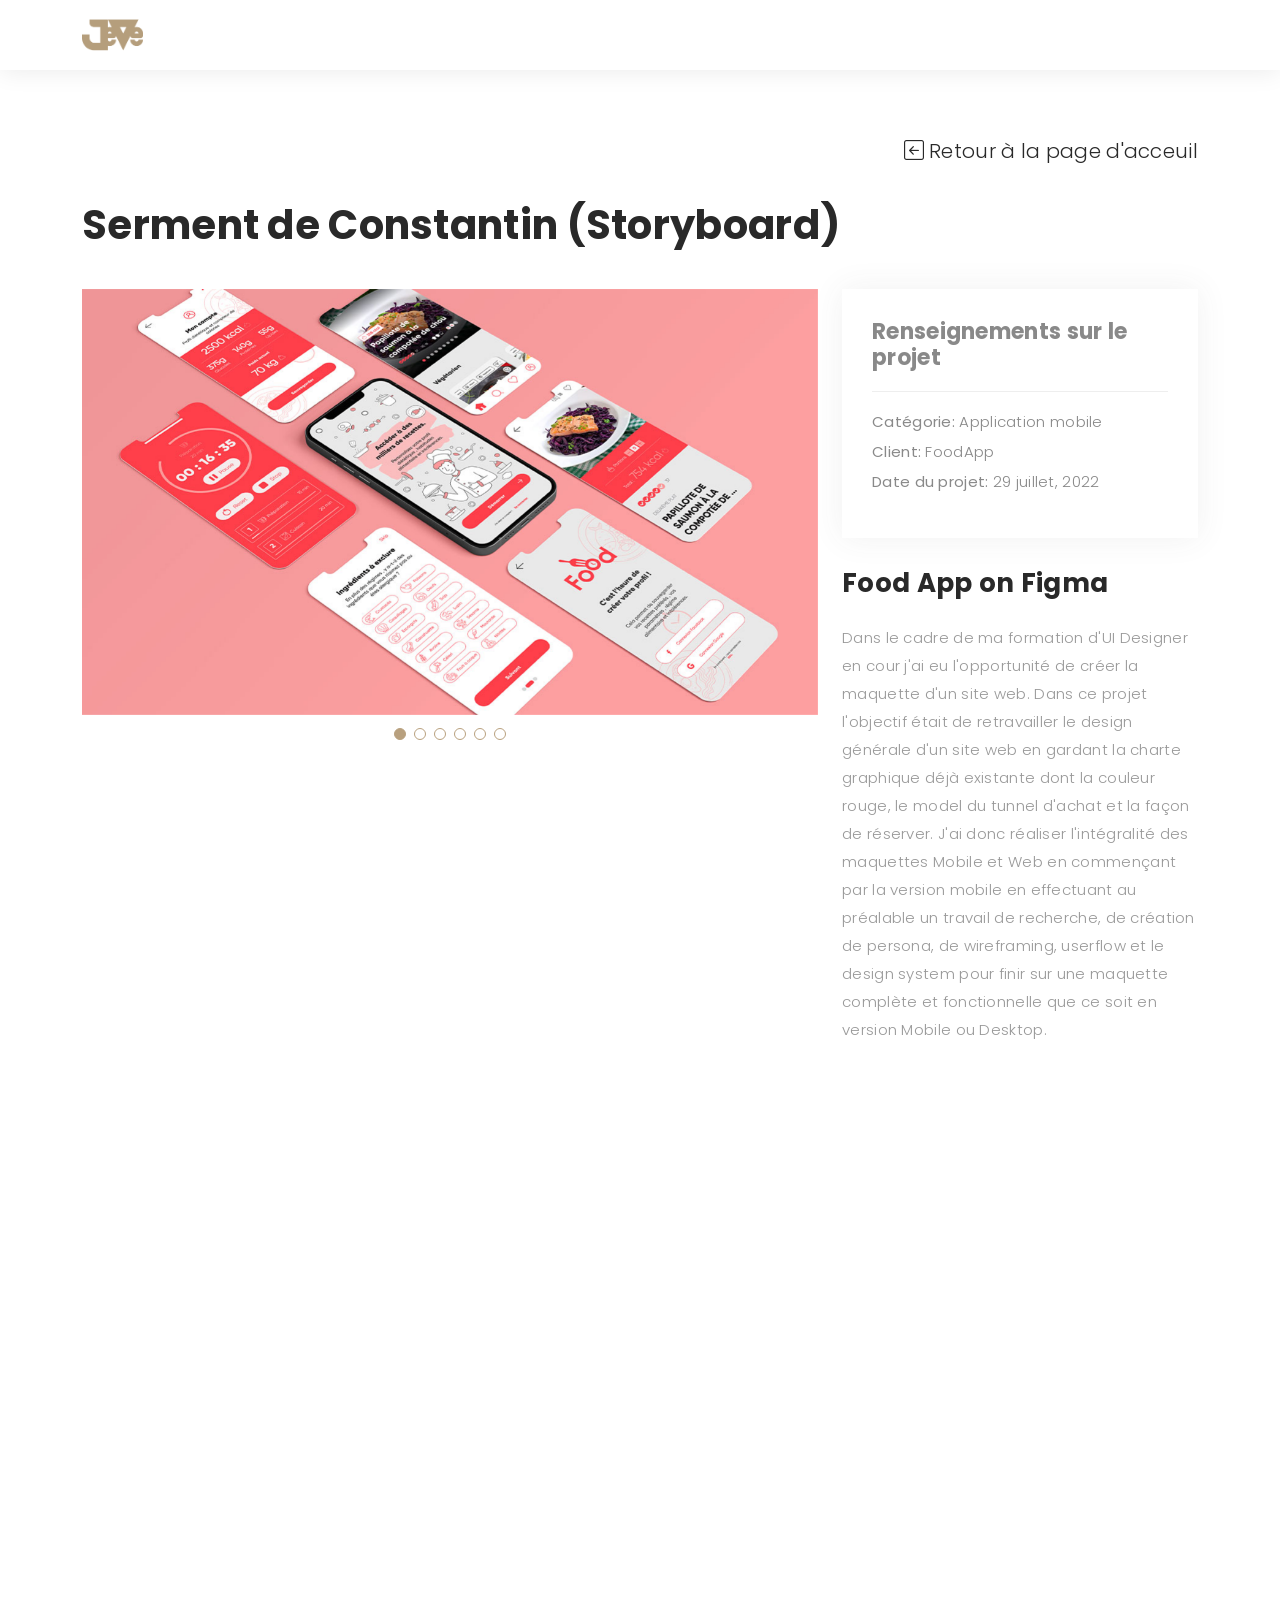
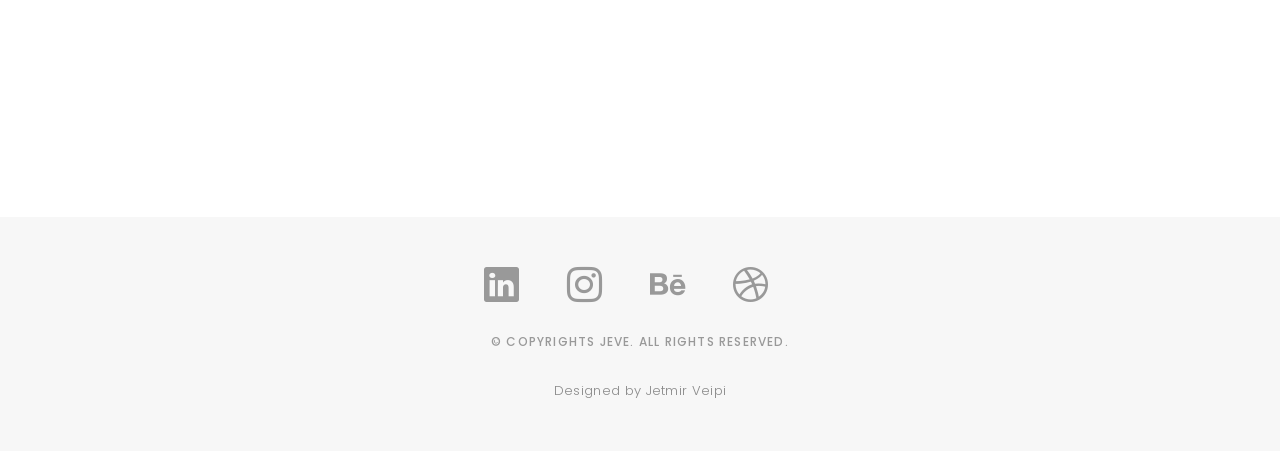
<file: portfolio-details-Costantie-Storyboard.html>
<!DOCTYPE html>
<html lang="en">

<head>
  <meta charset="utf-8">
  <meta content="width=device-width, initial-scale=1.0" name="viewport">

  <title>Food App - Folio Bootstrap Template</title>
  <meta content="" name="description">
  <meta content="" name="keywords">

  <!-- Favicons -->
  <link href="assets/img/JeVe-Favicon.png" rel="icon">
  <link href="assets/img/apple-touch-icon.png" rel="apple-touch-icon">

  <!-- Google Fonts -->
  <link href="https://fonts.googleapis.com/css?family=Poppins:300,300i,400,400i,500,500i,600,600i,700,700i|Playfair+Display:400,400i,500,500i,600,600i,700,700i,900,900i" rel="stylesheet">

  <!-- Vendor CSS Files -->
  <link href="assets/vendor/bootstrap/css/bootstrap.min.css" rel="stylesheet">
  <link href="assets/vendor/bootstrap-icons/bootstrap-icons.css" rel="stylesheet">
  <link href="assets/vendor/boxicons/css/boxicons.min.css" rel="stylesheet">
  <link href="assets/vendor/glightbox/css/glightbox.min.css" rel="stylesheet">
  <link href="assets/vendor/swiper/swiper-bundle.min.css" rel="stylesheet">

  <!-- Template Main CSS File -->
  <link href="assets/css/style.css" rel="stylesheet">

  <!-- =======================================================
  * Template Name: Folio - v4.9.0
  * Template URL: https://bootstrapmade.com/folio-bootstrap-portfolio-template/
  * Author: BootstrapMade.com
  * License: https://bootstrapmade.com/license/
  ======================================================== -->
</head>

<body>

  <!-- ======= Header ======= -->
  <header id="header" class="fixed-top header-inner-pages">
    <div class="container d-flex align-items-center justify-content-between">

      <a href="index.html" class="logo"><img src="assets/img/logo.png" alt="" class="img-fluid"></a>
      <!-- Uncomment below if you prefer to use an text logo -->
      <!-- <h1 class="logo"><a href="index.html">Folio</a></h1> -->

      <!-- <nav id="navbar" class="navbar">
        <ul>
          <li><a class="nav-link scrollto active" href="index.html" href="#hero">Home</a></li>
          <li><a class="nav-link scrollto" href="#about">À propos de</a></li>
          <li><a class="nav-link scrollto" href="#portfolio">Portfolio</a></li>
          <li><a class="nav-link scrollto" href="#contact">Contact</a></li>
        </ul>
        <i class="bi bi-list mobile-nav-toggle"></i>
      </nav> -->
      <!-- .navbar -->
    </div>
  </header><!-- End Header -->

  <main id="main">

    <!-- ======= Breadcrumbs Section ======= -->
    <section class="breadcrumbs">
      <div class="container">
        
        <ol><li><a href="/#portfolio"><i class="bi bi-arrow-left-square"></i> Retour à la page d'acceuil</a></li></ol>

        <div class="d-flex justify-content-between align-items-center">
          <h2><strong>Serment de Constantin (Storyboard)</strong></h2>
          <!-- <ol>
            <li><a href="index.html">Home</a></li>
            <li><a href="portfolio.html">Portfolio</a></li>
            <li>Food App</li>
          </ol> -->
        </div>

      </div>
    </section>
    <!-- Breadcrumbs Section -->

    <!-- ======= Portfolio Details Section ======= -->
    <section id="portfolio-details" class="portfolio-details">
      <div class="container">

        <div class="row gy-4">

          <div class="col-lg-8">
            <div class="portfolio-details-slider swiper">
              <div class="swiper-wrapper align-items-center">

                <div class="swiper-slide">
                  <img src="assets/img/portfolio/portfolio-details-FoodApp1.jpg" alt="">
                </div>

                <div class="swiper-slide">
                  <img src="assets/img/portfolio/portfolio-details-FoodApp2.jpg" alt="">
                </div>

                <div class="swiper-slide">
                  <img src="assets/img/portfolio/portfolio-details-FoodApp3.jpg" alt="">
                </div>

                <div class="swiper-slide">
                  <img src="assets/img/portfolio/portfolio-details-FoodApp4.jpg" alt="">
                </div>

                <div class="swiper-slide">
                  <img src="assets/img/portfolio/portfolio-details-FoodApp5.jpg" alt="">
                </div>

                <div class="swiper-slide">
                  <img src="assets/img/portfolio/portfolio-details-FoodApp6.jpg" alt="">
                </div>

              </div>
              <div class="swiper-pagination"></div>
            </div>
          </div>

          <div class="col-lg-4">
            <div class="portfolio-info">
              <h3>Renseignements sur le projet</h3>
              <ul>
                <li><strong>Catégorie:</strong> Application mobile</li>
                <li><strong>Client:</strong> FoodApp</li>
                <li><strong>Date du projet:</strong> 29 juillet, 2022</li>
              </ul>
            </div>
            <div class="portfolio-description">
              <h2>Food App on Figma</h2>
              <p>
                Dans le cadre de ma formation d'UI Designer en cour j'ai eu l'opportunité de créer la maquette d'un site web. Dans ce projet l'objectif était de retravailler le design générale d'un site web en gardant la charte graphique déjà existante dont la couleur rouge, le model du tunnel d'achat et la façon de réserver. J'ai donc réaliser l'intégralité des maquettes Mobile et Web en commençant par la version mobile en effectuant au préalable un travail de recherche, de création de persona, de wireframing, userflow et le design system pour finir sur une maquette complète et fonctionnelle que ce soit en version Mobile ou Desktop.
              </p>
            </div>
          </div>

        </div>

      </div>
    </section>
    <!-- End Portfolio Details Section -->

  </main>
  <!-- End #main -->

  <!-- Video -->
  <div class="container">
    <div class="ratio ratio-16x9">
      <iframe src="https://www.youtube.com/embed/Rkg11WVJbMM" title="YouTube video" allowfullscreen></iframe>
    </div>
  </div>

  <!-- ======= Footer ======= -->
  <div id="footer" class="text-center">
    <div class="container">
      <div class="socials-media text-center">

        <ul class="list-unstyled">
          <li><a href="https://www.linkedin.com/in/jetmir-veipi-041a8846/" target="_blank"><i class="bi bi-linkedin"></i></a></li>
          <li><a href="https://www.instagram.com/jetmirveipiphotography/" target="_blank"><i class="bi bi-instagram"></i></a></li>
          <li><a href="https://www.behance.net/jetiveipi1605" target="_blank"><i class="bi bi-behance"></i></a></li>
          <li><a href="https://dribbble.com/JeVeipi?onboarding=true" target="_blank"><i class="bi bi-dribbble"></i></a></li>
        </ul>

      </div>

      <p>&copy; Copyrights JeVe. All rights reserved.</p>

      <div class="credits">
        <!--
        All the links in the footer should remain intact.
        You can delete the links only if you purchased the pro version.
        Licensing information: https://bootstrapmade.com/license/
        Purchase the pro version with working PHP/AJAX contact form: https://bootstrapmade.com/buy/?theme=Folio
      -->
        Designed by <a>Jetmir Veipi</a>
      </div>

    </div>
  </div><!-- End Footer -->

  <a href="#" class="back-to-top d-flex align-items-center justify-content-center"><i class="bi bi-arrow-up-short"></i></a>

  <!-- Vendor JS Files -->
  <script src="assets/vendor/bootstrap/js/bootstrap.bundle.min.js"></script>
  <script src="assets/vendor/glightbox/js/glightbox.min.js"></script>
  <script src="assets/vendor/isotope-layout/isotope.pkgd.min.js"></script>
  <script src="assets/vendor/swiper/swiper-bundle.min.js"></script>
  <script src="assets/vendor/typed.js/typed.min.js"></script>
  <script src="assets/vendor/php-email-form/validate.js"></script>

  <!-- Template Main JS File -->
  <script src="assets/js/main.js"></script>

</body>

</html>
</file>
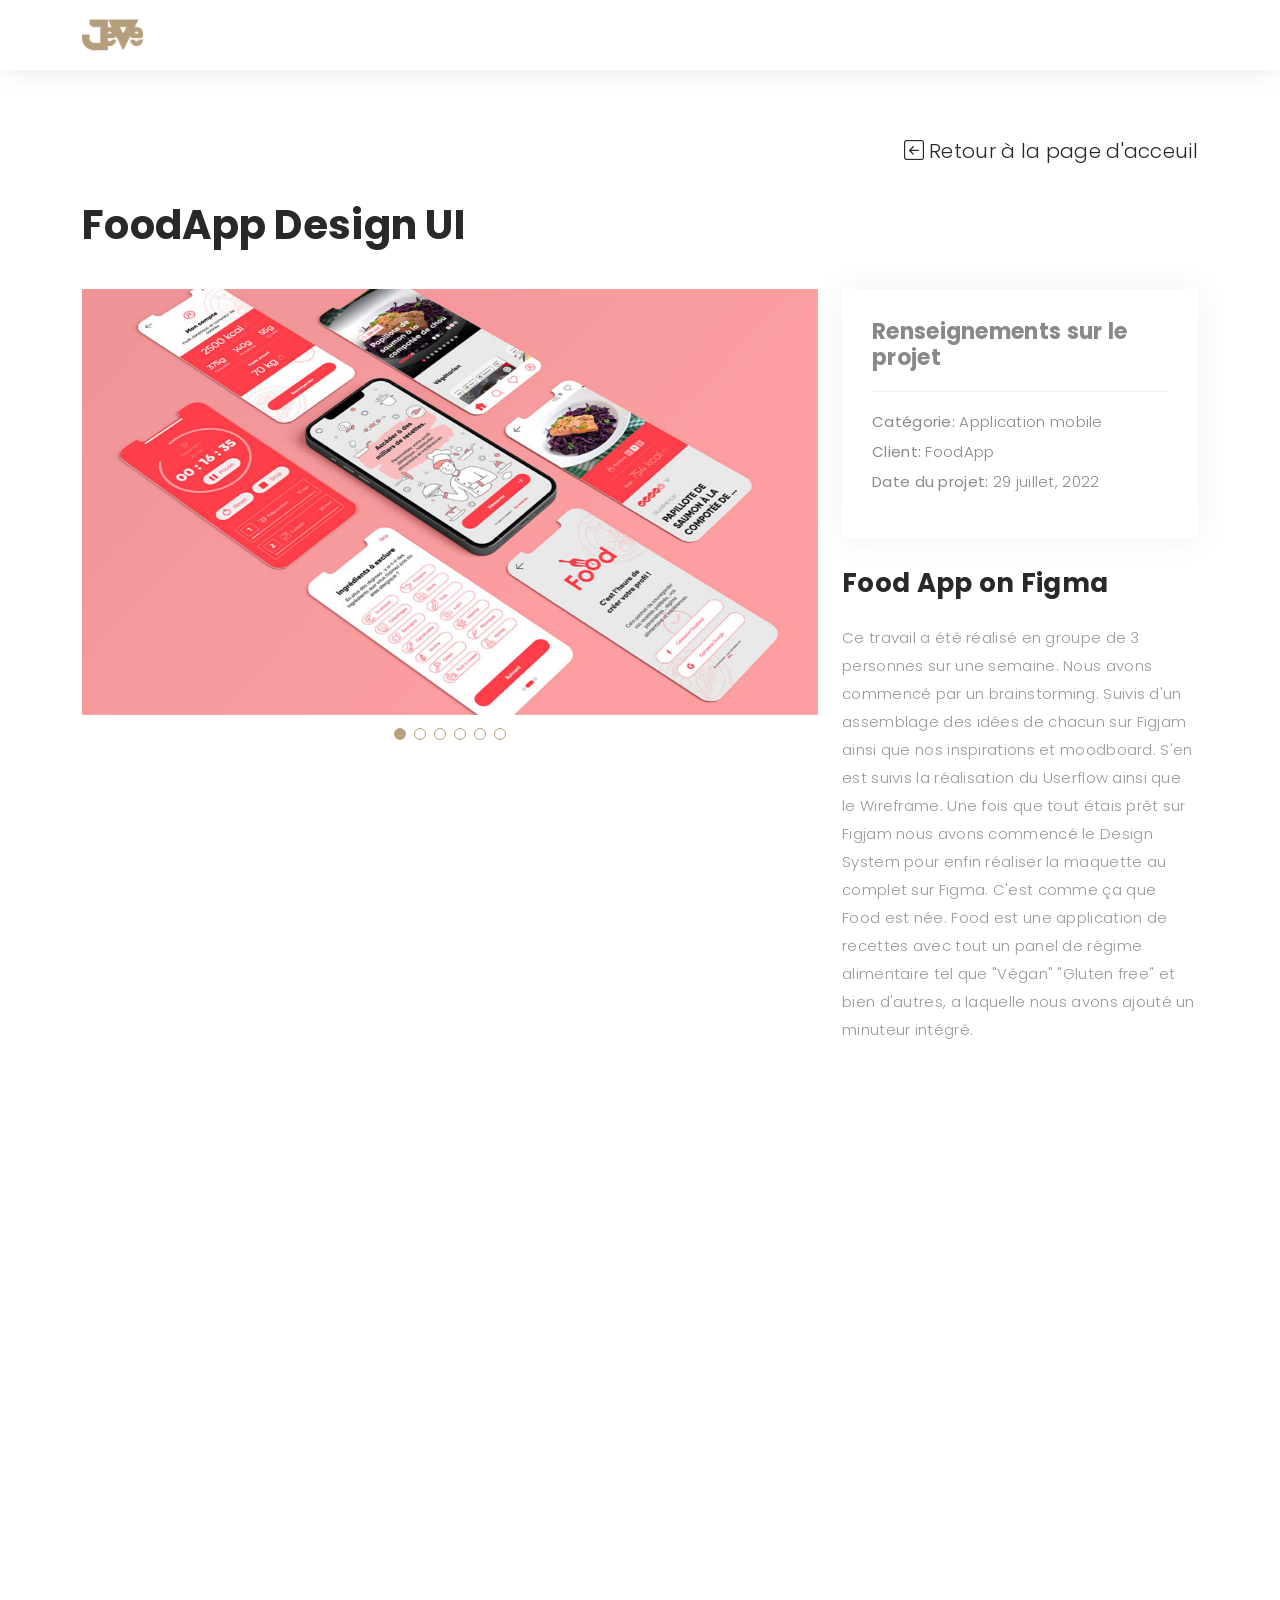
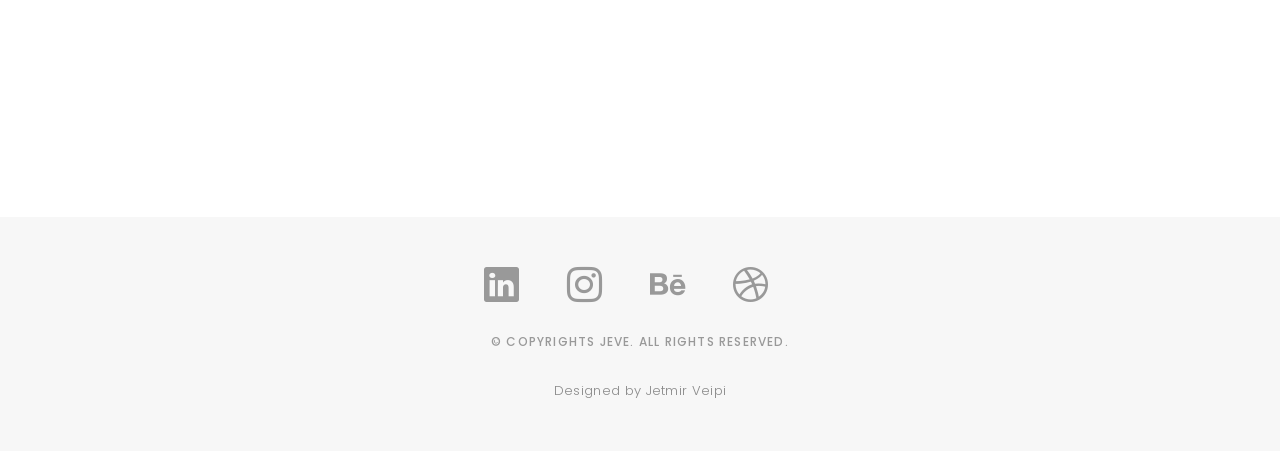
<file: portfolio-details-FoodApp.html>
<!DOCTYPE html>
<html lang="en">

<head>
  <meta charset="utf-8">
  <meta content="width=device-width, initial-scale=1.0" name="viewport">

  <title>Food App - Folio Bootstrap Template</title>
  <meta content="" name="description">
  <meta content="" name="keywords">

  <!-- Favicons -->
  <link href="assets/img/JeVe-Favicon.png" rel="icon">
  <link href="assets/img/apple-touch-icon.png" rel="apple-touch-icon">

  <!-- Google Fonts -->
  <link href="https://fonts.googleapis.com/css?family=Poppins:300,300i,400,400i,500,500i,600,600i,700,700i|Playfair+Display:400,400i,500,500i,600,600i,700,700i,900,900i" rel="stylesheet">

  <!-- Vendor CSS Files -->
  <link href="assets/vendor/bootstrap/css/bootstrap.min.css" rel="stylesheet">
  <link href="assets/vendor/bootstrap-icons/bootstrap-icons.css" rel="stylesheet">
  <link href="assets/vendor/boxicons/css/boxicons.min.css" rel="stylesheet">
  <link href="assets/vendor/glightbox/css/glightbox.min.css" rel="stylesheet">
  <link href="assets/vendor/swiper/swiper-bundle.min.css" rel="stylesheet">

  <!-- Template Main CSS File -->
  <link href="assets/css/style.css" rel="stylesheet">

  <!-- =======================================================
  * Template Name: Folio - v4.9.0
  * Template URL: https://bootstrapmade.com/folio-bootstrap-portfolio-template/
  * Author: BootstrapMade.com
  * License: https://bootstrapmade.com/license/
  ======================================================== -->
</head>

<body>

  <!-- ======= Header ======= -->
  <header id="header" class="fixed-top header-inner-pages">
    <div class="container d-flex align-items-center justify-content-between">

      <a href="index.html" class="logo"><img src="assets/img/logo.png" alt="" class="img-fluid"></a>
      <!-- Uncomment below if you prefer to use an text logo -->
      <!-- <h1 class="logo"><a href="index.html">Folio</a></h1> -->

      <!-- <nav id="navbar" class="navbar">
        <ul>
          <li><a class="nav-link scrollto active" href="index.html" href="#hero">Home</a></li>
          <li><a class="nav-link scrollto" href="#about">À propos de</a></li>
          <li><a class="nav-link scrollto" href="#portfolio">Portfolio</a></li>
          <li><a class="nav-link scrollto" href="#contact">Contact</a></li>
        </ul>
        <i class="bi bi-list mobile-nav-toggle"></i>
      </nav> -->
      <!-- .navbar -->

    </div>
  </header><!-- End Header -->

  <main id="main">

    <!-- ======= Breadcrumbs Section ======= -->
    <section class="breadcrumbs">
      <div class="container">

        <ol><li><a href="/#portfolio"><i class="bi bi-arrow-left-square"></i> Retour à la page d'acceuil</a></li></ol>

        <div class="d-flex justify-content-between align-items-center">
          <h2><strong>FoodApp Design UI</strong></h2>
          <!-- <ol>
            <li><a href="index.html">Home</a></li>
            <li><a href="portfolio.html">Portfolio</a></li>
            <li>Food App</li>
          </ol> -->
        </div>

      </div>
    </section>
    <!-- Breadcrumbs Section -->

    <!-- ======= Portfolio Details Section ======= -->
    <section id="portfolio-details" class="portfolio-details">
      <div class="container">

        <div class="row gy-4">

          <div class="col-lg-8">
            <div class="portfolio-details-slider swiper">
              <div class="swiper-wrapper align-items-center">

                <div class="swiper-slide">
                  <img src="assets/img/portfolio/portfolio-details-FoodApp1.jpg" alt="">
                </div>

                <div class="swiper-slide">
                  <img src="assets/img/portfolio/portfolio-details-FoodApp2.jpg" alt="">
                </div>

                <div class="swiper-slide">
                  <img src="assets/img/portfolio/portfolio-details-FoodApp3.jpg" alt="">
                </div>

                <div class="swiper-slide">
                  <img src="assets/img/portfolio/portfolio-details-FoodApp4.jpg" alt="">
                </div>

                <div class="swiper-slide">
                  <img src="assets/img/portfolio/portfolio-details-FoodApp5.jpg" alt="">
                </div>

                <div class="swiper-slide">
                  <img src="assets/img/portfolio/portfolio-details-FoodApp6.jpg" alt="">
                </div>

              </div>
              <div class="swiper-pagination"></div>
            </div>
          </div>

          <div class="col-lg-4">
            <div class="portfolio-info">
              <h3>Renseignements sur le projet</h3>
              <ul>
                <li><strong>Catégorie:</strong> Application mobile</li>
                <li><strong>Client:</strong> FoodApp</li>
                <li><strong>Date du projet:</strong> 29 juillet, 2022</li>
              </ul>
            </div>
            <div class="portfolio-description">
              <h2>Food App on Figma</h2>
              <p>
                Ce travail a été réalisé en groupe de 3 personnes sur une semaine. Nous avons commencé par un brainstorming. Suivis d'un assemblage des idées de chacun sur Figjam ainsi que nos inspirations et moodboard. S'en est suivis la réalisation du Userflow ainsi que le Wireframe. Une fois que tout étais prêt sur Figjam nous avons commencé le Design System pour enfin réaliser la maquette au complet sur Figma. C'est comme ça que Food est née. Food est une application de recettes avec tout un panel de régime alimentaire tel que "Végan" "Gluten free" et bien d'autres, a laquelle nous avons ajouté un minuteur intégré.
              </p>
            </div>
          </div>

        </div>

      </div>
    </section>
    <!-- End Portfolio Details Section -->

  </main>
  <!-- End #main -->

  <!-- Video -->
  <div class="container">
    <div class="ratio ratio-16x9">
      <iframe src="https://www.youtube.com/embed/4xj14g5tDY8" title="YouTube video" allowfullscreen></iframe>
    </div>
  </div>

  <!-- ======= Footer ======= -->
  <div id="footer" class="text-center">
    <div class="container">
      <div class="socials-media text-center">

        <ul class="list-unstyled">
          <li><a href="https://www.linkedin.com/in/jetmir-veipi-041a8846/" target="_blank"><i class="bi bi-linkedin"></i></a></li>
          <li><a href="https://www.instagram.com/jetmirveipiphotography/" target="_blank"><i class="bi bi-instagram"></i></a></li>
          <li><a href="https://www.behance.net/jetiveipi1605" target="_blank"><i class="bi bi-behance"></i></a></li>
          <li><a href="https://dribbble.com/JeVeipi?onboarding=true" target="_blank"><i class="bi bi-dribbble"></i></a></li>
        </ul>

      </div>

      <p>&copy; Copyrights JeVe. All rights reserved.</p>

      <div class="credits">
        <!--
        All the links in the footer should remain intact.
        You can delete the links only if you purchased the pro version.
        Licensing information: https://bootstrapmade.com/license/
        Purchase the pro version with working PHP/AJAX contact form: https://bootstrapmade.com/buy/?theme=Folio
      -->
        Designed by <a>Jetmir Veipi</a>
      </div>

    </div>
  </div><!-- End Footer -->

  <a href="#" class="back-to-top d-flex align-items-center justify-content-center"><i class="bi bi-arrow-up-short"></i></a>

  <!-- Vendor JS Files -->
  <script src="assets/vendor/bootstrap/js/bootstrap.bundle.min.js"></script>
  <script src="assets/vendor/glightbox/js/glightbox.min.js"></script>
  <script src="assets/vendor/isotope-layout/isotope.pkgd.min.js"></script>
  <script src="assets/vendor/swiper/swiper-bundle.min.js"></script>
  <script src="assets/vendor/typed.js/typed.min.js"></script>
  <script src="assets/vendor/php-email-form/validate.js"></script>

  <!-- Template Main JS File -->
  <script src="assets/js/main.js"></script>

</body>

</html>
</file>
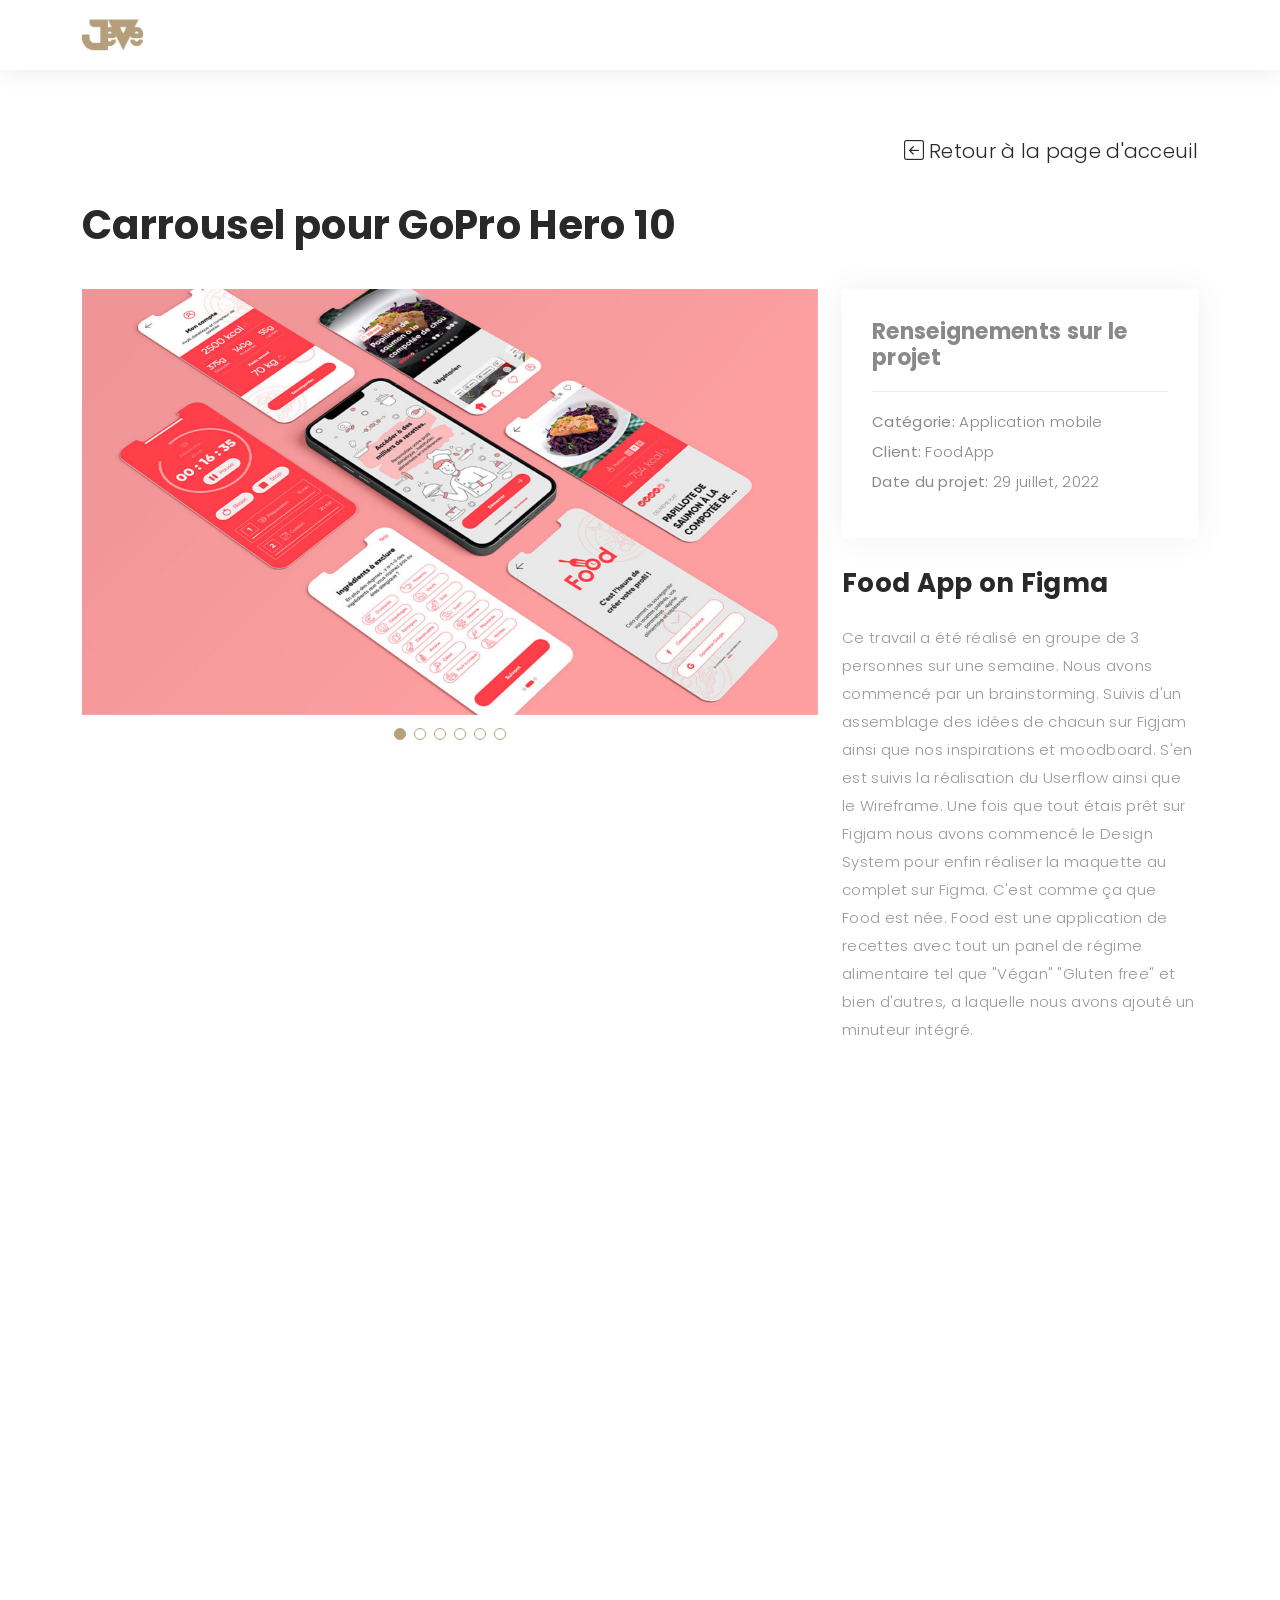
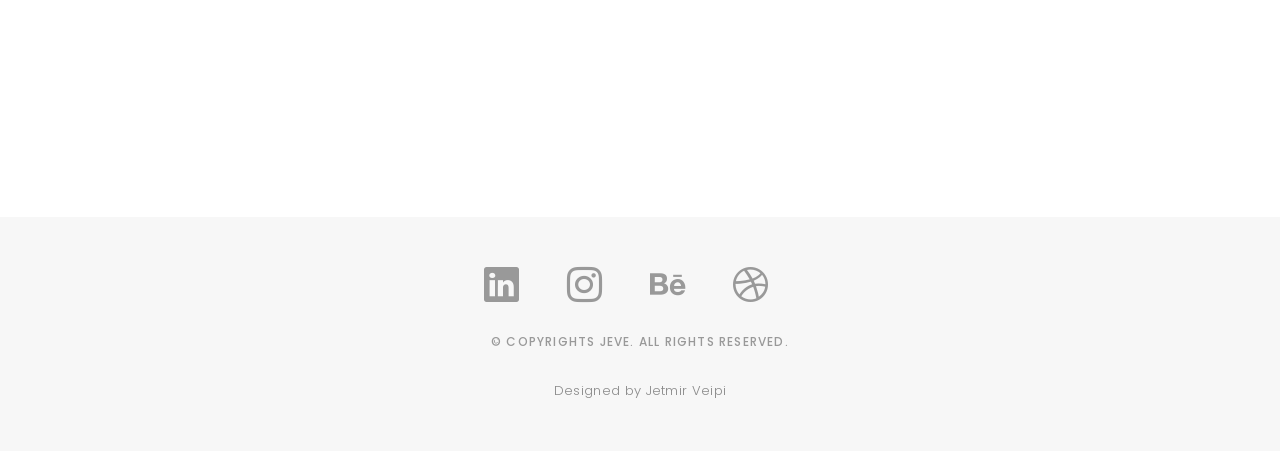
<file: portfolio-details-GoPro-Hero-10.html>
<!DOCTYPE html>
<html lang="en">

<head>
  <meta charset="utf-8">
  <meta content="width=device-width, initial-scale=1.0" name="viewport">

  <title>Food App - Folio Bootstrap Template</title>
  <meta content="" name="description">
  <meta content="" name="keywords">

  <!-- Favicons -->
  <link href="assets/img/JeVe-Favicon.png" rel="icon">
  <link href="assets/img/apple-touch-icon.png" rel="apple-touch-icon">

  <!-- Google Fonts -->
  <link href="https://fonts.googleapis.com/css?family=Poppins:300,300i,400,400i,500,500i,600,600i,700,700i|Playfair+Display:400,400i,500,500i,600,600i,700,700i,900,900i" rel="stylesheet">

  <!-- Vendor CSS Files -->
  <link href="assets/vendor/bootstrap/css/bootstrap.min.css" rel="stylesheet">
  <link href="assets/vendor/bootstrap-icons/bootstrap-icons.css" rel="stylesheet">
  <link href="assets/vendor/boxicons/css/boxicons.min.css" rel="stylesheet">
  <link href="assets/vendor/glightbox/css/glightbox.min.css" rel="stylesheet">
  <link href="assets/vendor/swiper/swiper-bundle.min.css" rel="stylesheet">

  <!-- Template Main CSS File -->
  <link href="assets/css/style.css" rel="stylesheet">

  <!-- =======================================================
  * Template Name: Folio - v4.9.0
  * Template URL: https://bootstrapmade.com/folio-bootstrap-portfolio-template/
  * Author: BootstrapMade.com
  * License: https://bootstrapmade.com/license/
  ======================================================== -->
</head>

<body>

  <!-- ======= Header ======= -->
  <header id="header" class="fixed-top header-inner-pages">
    <div class="container d-flex align-items-center justify-content-between">

      <a href="index.html" class="logo"><img src="assets/img/logo.png" alt="" class="img-fluid"></a>
      <!-- Uncomment below if you prefer to use an text logo -->
      <!-- <h1 class="logo"><a href="index.html">Folio</a></h1> -->

      <!-- <nav id="navbar" class="navbar">
        <ul>
          <li><a class="nav-link scrollto active" href="index.html" href="#hero">Home</a></li>
          <li><a class="nav-link scrollto" href="#about">À propos de</a></li>
          <li><a class="nav-link scrollto" href="#portfolio">Portfolio</a></li>
          <li><a class="nav-link scrollto" href="#contact">Contact</a></li>
        </ul>
        <i class="bi bi-list mobile-nav-toggle"></i>
      </nav> -->
      <!-- .navbar -->

    </div>
  </header><!-- End Header -->

  <main id="main">

    <!-- ======= Breadcrumbs Section ======= -->
    <section class="breadcrumbs">
      <div class="container">

        <ol><li><a href="/#portfolio"><i class="bi bi-arrow-left-square"></i> Retour à la page d'acceuil</a></li></ol>

        <div class="d-flex justify-content-between align-items-center">
          <h2><strong>Carrousel pour GoPro Hero 10</strong></h2>
          <!-- <ol>
            <li><a href="index.html">Home</a></li>
            <li><a href="portfolio.html">Portfolio</a></li>
            <li>Food App</li>
          </ol> -->
        </div>

      </div>
    </section>
    <!-- Breadcrumbs Section -->

    <!-- ======= Portfolio Details Section ======= -->
    <section id="portfolio-details" class="portfolio-details">
      <div class="container">

        <div class="row gy-4">

          <div class="col-lg-8">
            <div class="portfolio-details-slider swiper">
              <div class="swiper-wrapper align-items-center">

                <div class="swiper-slide">
                  <img src="assets/img/portfolio/portfolio-details-FoodApp1.jpg" alt="">
                </div>

                <div class="swiper-slide">
                  <img src="assets/img/portfolio/portfolio-details-FoodApp2.jpg" alt="">
                </div>

                <div class="swiper-slide">
                  <img src="assets/img/portfolio/portfolio-details-FoodApp3.jpg" alt="">
                </div>

                <div class="swiper-slide">
                  <img src="assets/img/portfolio/portfolio-details-FoodApp4.jpg" alt="">
                </div>

                <div class="swiper-slide">
                  <img src="assets/img/portfolio/portfolio-details-FoodApp5.jpg" alt="">
                </div>

                <div class="swiper-slide">
                  <img src="assets/img/portfolio/portfolio-details-FoodApp6.jpg" alt="">
                </div>

              </div>
              <div class="swiper-pagination"></div>
            </div>
          </div>

          <div class="col-lg-4">
            <div class="portfolio-info">
              <h3>Renseignements sur le projet</h3>
              <ul>
                <li><strong>Catégorie:</strong> Application mobile</li>
                <li><strong>Client:</strong> FoodApp</li>
                <li><strong>Date du projet:</strong> 29 juillet, 2022</li>
              </ul>
            </div>
            <div class="portfolio-description">
              <h2>Food App on Figma</h2>
              <p>
                Ce travail a été réalisé en groupe de 3 personnes sur une semaine. Nous avons commencé par un brainstorming. Suivis d'un assemblage des idées de chacun sur Figjam ainsi que nos inspirations et moodboard. S'en est suivis la réalisation du Userflow ainsi que le Wireframe. Une fois que tout étais prêt sur Figjam nous avons commencé le Design System pour enfin réaliser la maquette au complet sur Figma. C'est comme ça que Food est née. Food est une application de recettes avec tout un panel de régime alimentaire tel que "Végan" "Gluten free" et bien d'autres, a laquelle nous avons ajouté un minuteur intégré.
              </p>
            </div>
          </div>

        </div>

      </div>
    </section>
    <!-- End Portfolio Details Section -->

  </main>
  <!-- End #main -->

  <!-- Video -->
  <div class="container">
    <div class="ratio ratio-16x9">
      <iframe src="https://www.youtube.com/embed/T-CnFm07Oq4" title="YouTube video" allowfullscreen></iframe>
    </div>
  </div>

  <!-- ======= Footer ======= -->
  <div id="footer" class="text-center">
    <div class="container">
      <div class="socials-media text-center">

        <ul class="list-unstyled">
          <li><a href="https://www.linkedin.com/in/jetmir-veipi-041a8846/" target="_blank"><i class="bi bi-linkedin"></i></a></li>
          <li><a href="https://www.instagram.com/jetmirveipiphotography/" target="_blank"><i class="bi bi-instagram"></i></a></li>
          <li><a href="https://www.behance.net/jetiveipi1605" target="_blank"><i class="bi bi-behance"></i></a></li>
          <li><a href="https://dribbble.com/JeVeipi?onboarding=true" target="_blank"><i class="bi bi-dribbble"></i></a></li>
        </ul>

      </div>

      <p>&copy; Copyrights JeVe. All rights reserved.</p>

      <div class="credits">
        <!--
        All the links in the footer should remain intact.
        You can delete the links only if you purchased the pro version.
        Licensing information: https://bootstrapmade.com/license/
        Purchase the pro version with working PHP/AJAX contact form: https://bootstrapmade.com/buy/?theme=Folio
      -->
        Designed by <a>Jetmir Veipi</a>
      </div>

    </div>
  </div><!-- End Footer -->

  <a href="#" class="back-to-top d-flex align-items-center justify-content-center"><i class="bi bi-arrow-up-short"></i></a>

  <!-- Vendor JS Files -->
  <script src="assets/vendor/bootstrap/js/bootstrap.bundle.min.js"></script>
  <script src="assets/vendor/glightbox/js/glightbox.min.js"></script>
  <script src="assets/vendor/isotope-layout/isotope.pkgd.min.js"></script>
  <script src="assets/vendor/swiper/swiper-bundle.min.js"></script>
  <script src="assets/vendor/typed.js/typed.min.js"></script>
  <script src="assets/vendor/php-email-form/validate.js"></script>

  <!-- Template Main JS File -->
  <script src="assets/js/main.js"></script>

</body>

</html>
</file>
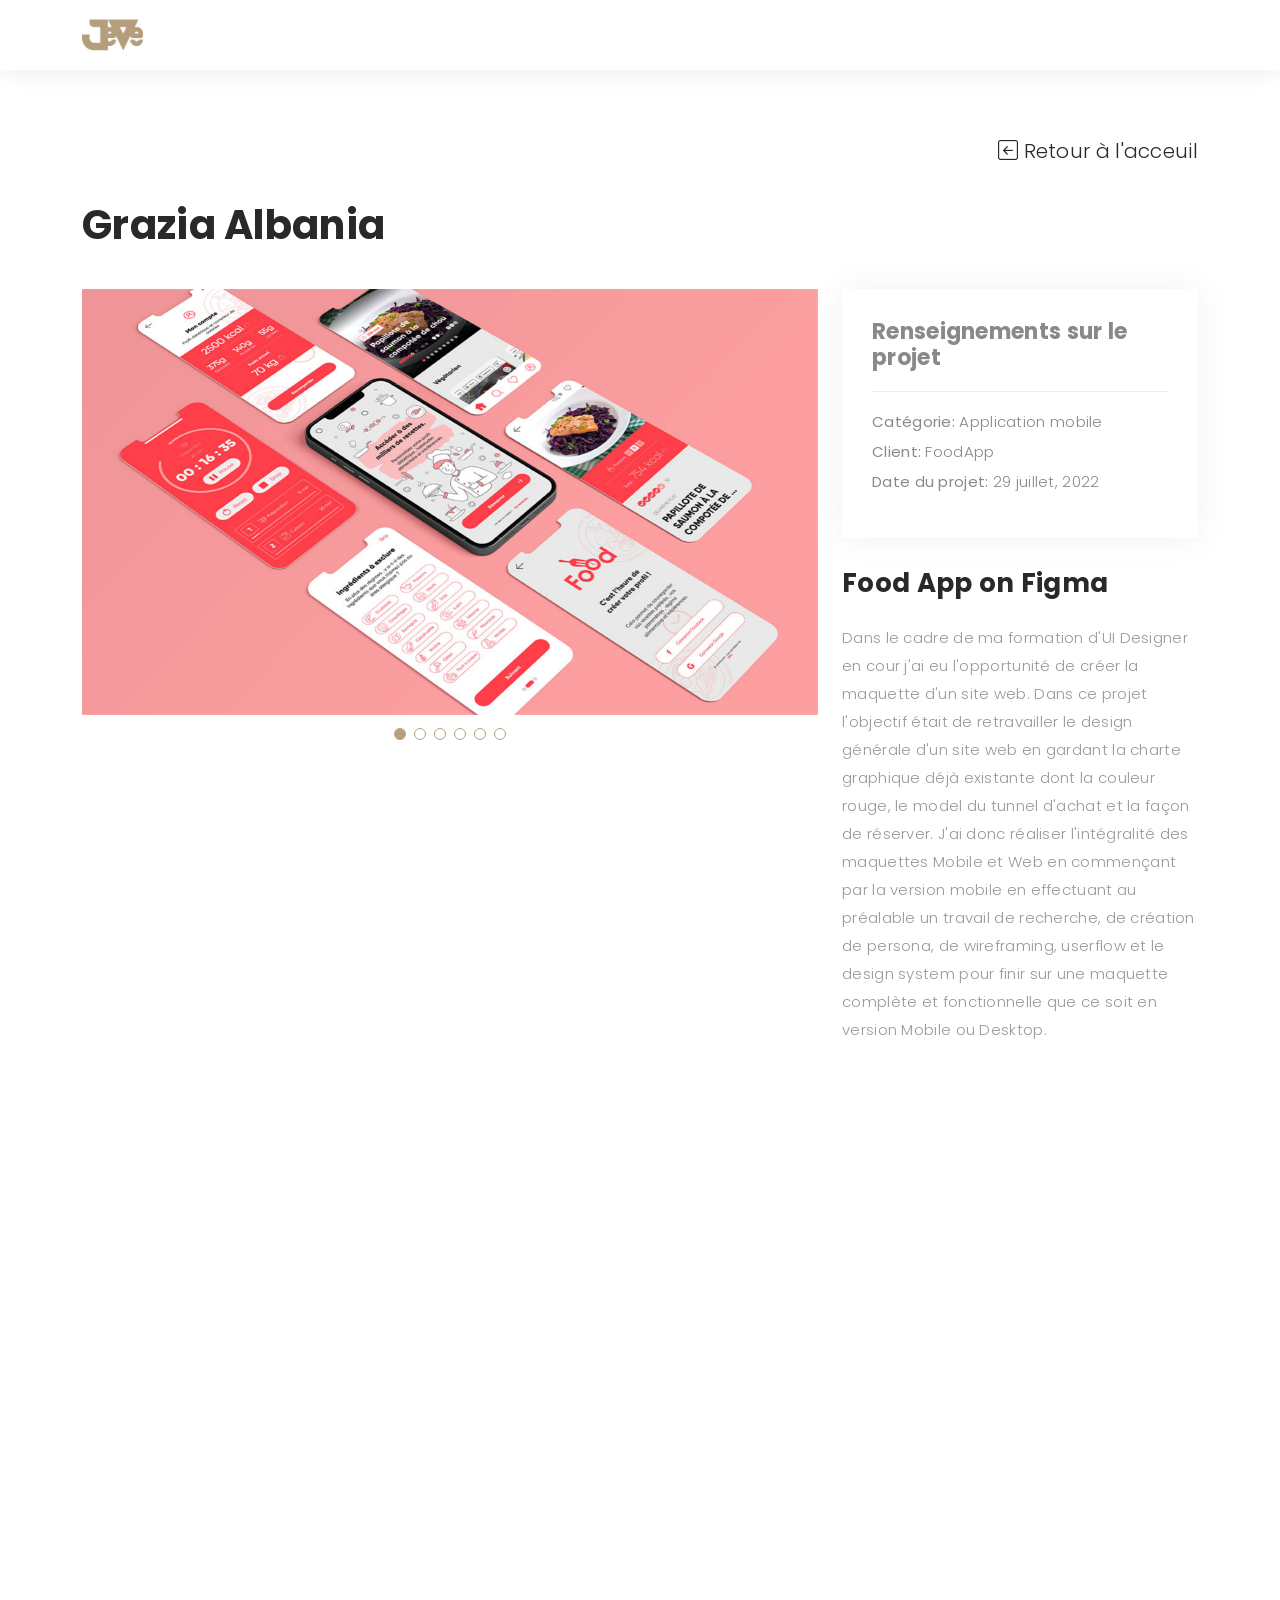
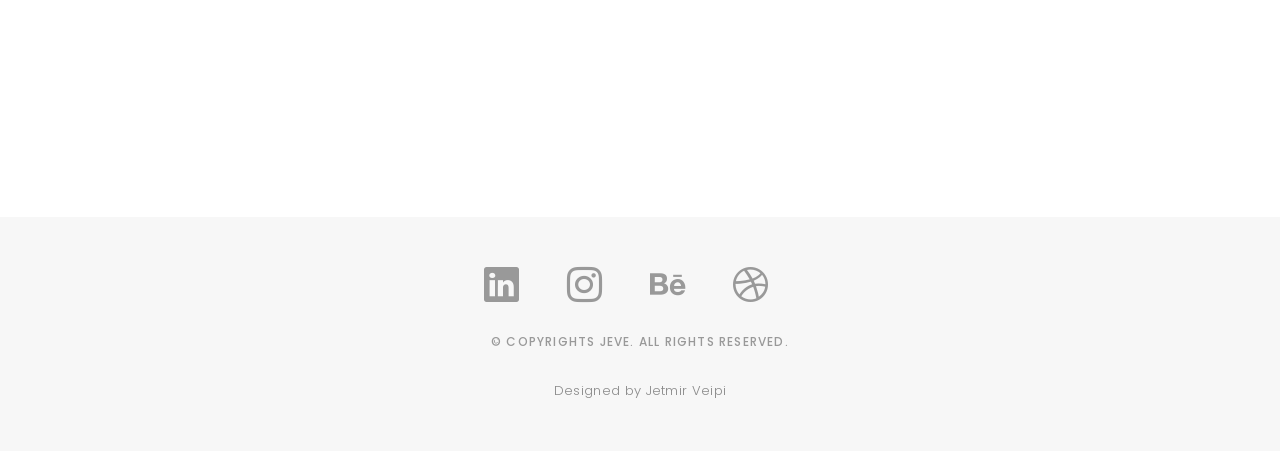
<file: portfolio-details-Grazia-Albania.html>
<!DOCTYPE html>
<html lang="en">

<head>
  <meta charset="utf-8">
  <meta content="width=device-width, initial-scale=1.0" name="viewport">

  <title>Food App - Folio Bootstrap Template</title>
  <meta content="" name="description">
  <meta content="" name="keywords">

  <!-- Favicons -->
  <link href="assets/img/JeVe-Favicon.png" rel="icon">
  <link href="assets/img/apple-touch-icon.png" rel="apple-touch-icon">

  <!-- Google Fonts -->
  <link href="https://fonts.googleapis.com/css?family=Poppins:300,300i,400,400i,500,500i,600,600i,700,700i|Playfair+Display:400,400i,500,500i,600,600i,700,700i,900,900i" rel="stylesheet">

  <!-- Vendor CSS Files -->
  <link href="assets/vendor/bootstrap/css/bootstrap.min.css" rel="stylesheet">
  <link href="assets/vendor/bootstrap-icons/bootstrap-icons.css" rel="stylesheet">
  <link href="assets/vendor/boxicons/css/boxicons.min.css" rel="stylesheet">
  <link href="assets/vendor/glightbox/css/glightbox.min.css" rel="stylesheet">
  <link href="assets/vendor/swiper/swiper-bundle.min.css" rel="stylesheet">

  <!-- Template Main CSS File -->
  <link href="assets/css/style.css" rel="stylesheet">

  <!-- =======================================================
  * Template Name: Folio - v4.9.0
  * Template URL: https://bootstrapmade.com/folio-bootstrap-portfolio-template/
  * Author: BootstrapMade.com
  * License: https://bootstrapmade.com/license/
  ======================================================== -->
</head>

<body>

  <!-- ======= Header ======= -->
  <header id="header" class="fixed-top header-inner-pages">
    <div class="container d-flex align-items-center justify-content-between">

      <a href="index.html" class="logo"><img src="assets/img/logo.png" alt="" class="img-fluid"></a>
      <!-- Uncomment below if you prefer to use an text logo -->
      <!-- <h1 class="logo"><a href="index.html">Folio</a></h1> -->

      <!-- <nav id="navbar" class="navbar">
        <ul>
          <li><a class="nav-link scrollto active" href="index.html" href="#hero">Home</a></li>
          <li><a class="nav-link scrollto" href="#about">À propos de</a></li>
          <li><a class="nav-link scrollto" href="#portfolio">Portfolio</a></li>
          <li><a class="nav-link scrollto" href="#contact">Contact</a></li>
        </ul>
        <i class="bi bi-list mobile-nav-toggle"></i>
      </nav> -->
      <!-- .navbar -->

    </div>
  </header><!-- End Header -->

  <main id="main">

    <!-- ======= Breadcrumbs Section ======= -->
    <section class="breadcrumbs">
      <div class="container">

        <ol><li><a href="/#portfolio"><i class="bi bi-arrow-left-square"></i> Retour à l'acceuil</a></li></ol>

        <div class="d-flex justify-content-between align-items-center">
          <h2><strong>Grazia Albania</strong></h2>
          <!-- <ol>
            <li><a href="index.html">Home</a></li>
            <li><a href="portfolio.html">Portfolio</a></li>
            <li>Food App</li>
          </ol> -->
        </div>

      </div>
    </section>
    <!-- Breadcrumbs Section -->

    <!-- ======= Portfolio Details Section ======= -->
    <section id="portfolio-details" class="portfolio-details">
      <div class="container">

        <div class="row gy-4">

          <div class="col-lg-8">
            <div class="portfolio-details-slider swiper">
              <div class="swiper-wrapper align-items-center">

                <div class="swiper-slide">
                  <img src="assets/img/portfolio/portfolio-details-FoodApp1.jpg" alt="">
                </div>

                <div class="swiper-slide">
                  <img src="assets/img/portfolio/portfolio-details-FoodApp2.jpg" alt="">
                </div>

                <div class="swiper-slide">
                  <img src="assets/img/portfolio/portfolio-details-FoodApp3.jpg" alt="">
                </div>

                <div class="swiper-slide">
                  <img src="assets/img/portfolio/portfolio-details-FoodApp4.jpg" alt="">
                </div>

                <div class="swiper-slide">
                  <img src="assets/img/portfolio/portfolio-details-FoodApp5.jpg" alt="">
                </div>

                <div class="swiper-slide">
                  <img src="assets/img/portfolio/portfolio-details-FoodApp6.jpg" alt="">
                </div>

              </div>
              <div class="swiper-pagination"></div>
            </div>
          </div>

          <div class="col-lg-4">
            <div class="portfolio-info">
              <h3>Renseignements sur le projet</h3>
              <ul>
                <li><strong>Catégorie:</strong> Application mobile</li>
                <li><strong>Client:</strong> FoodApp</li>
                <li><strong>Date du projet:</strong> 29 juillet, 2022</li>
              </ul>
            </div>
            <div class="portfolio-description">
              <h2>Food App on Figma</h2>
              <p>
                Dans le cadre de ma formation d'UI Designer en cour j'ai eu l'opportunité de créer la maquette d'un site web. Dans ce projet l'objectif était de retravailler le design générale d'un site web en gardant la charte graphique déjà existante dont la couleur rouge, le model du tunnel d'achat et la façon de réserver. J'ai donc réaliser l'intégralité des maquettes Mobile et Web en commençant par la version mobile en effectuant au préalable un travail de recherche, de création de persona, de wireframing, userflow et le design system pour finir sur une maquette complète et fonctionnelle que ce soit en version Mobile ou Desktop.
              </p>
            </div>
          </div>

        </div>

      </div>
    </section>
    <!-- End Portfolio Details Section -->

  </main>
  <!-- End #main -->

  <!-- Video -->
  <div class="container">
    <div class="ratio ratio-16x9">
      <iframe src="https://www.youtube.com/embed/Rkg11WVJbMM" title="YouTube video" allowfullscreen></iframe>
    </div>
  </div>

  <!-- ======= Footer ======= -->
  <div id="footer" class="text-center">
    <div class="container">
      <div class="socials-media text-center">

        <ul class="list-unstyled">
          <li><a href="https://www.linkedin.com/in/jetmir-veipi-041a8846/" target="_blank"><i class="bi bi-linkedin"></i></a></li>
          <li><a href="https://www.instagram.com/jetmirveipiphotography/" target="_blank"><i class="bi bi-instagram"></i></a></li>
          <li><a href="https://www.behance.net/jetiveipi1605" target="_blank"><i class="bi bi-behance"></i></a></li>
          <li><a href="https://dribbble.com/JeVeipi?onboarding=true" target="_blank"><i class="bi bi-dribbble"></i></a></li>
        </ul>

      </div>

      <p>&copy; Copyrights JeVe. All rights reserved.</p>

      <div class="credits">
        <!--
        All the links in the footer should remain intact.
        You can delete the links only if you purchased the pro version.
        Licensing information: https://bootstrapmade.com/license/
        Purchase the pro version with working PHP/AJAX contact form: https://bootstrapmade.com/buy/?theme=Folio
      -->
        Designed by <a>Jetmir Veipi</a>
      </div>

    </div>
  </div><!-- End Footer -->

  <a href="#" class="back-to-top d-flex align-items-center justify-content-center"><i class="bi bi-arrow-up-short"></i></a>

  <!-- Vendor JS Files -->
  <script src="assets/vendor/bootstrap/js/bootstrap.bundle.min.js"></script>
  <script src="assets/vendor/glightbox/js/glightbox.min.js"></script>
  <script src="assets/vendor/isotope-layout/isotope.pkgd.min.js"></script>
  <script src="assets/vendor/swiper/swiper-bundle.min.js"></script>
  <script src="assets/vendor/typed.js/typed.min.js"></script>
  <script src="assets/vendor/php-email-form/validate.js"></script>

  <!-- Template Main JS File -->
  <script src="assets/js/main.js"></script>

</body>

</html>
</file>
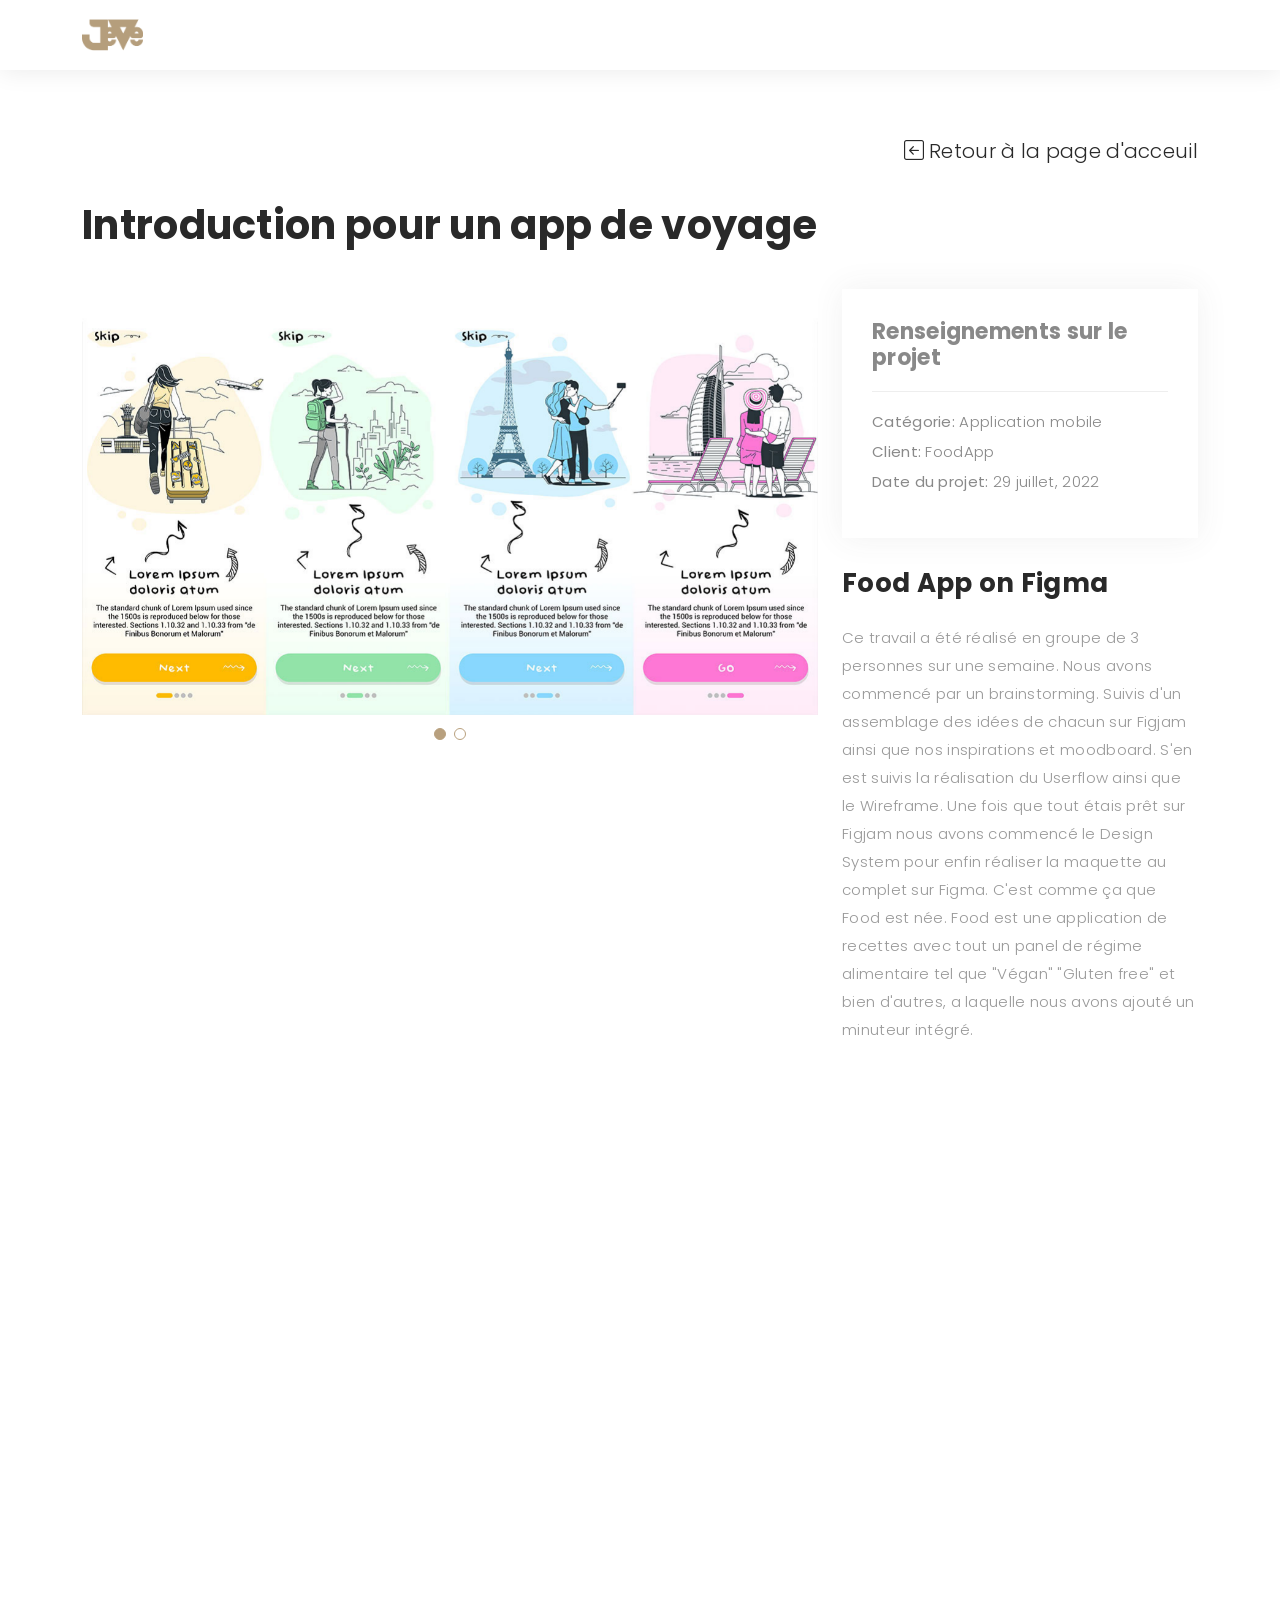
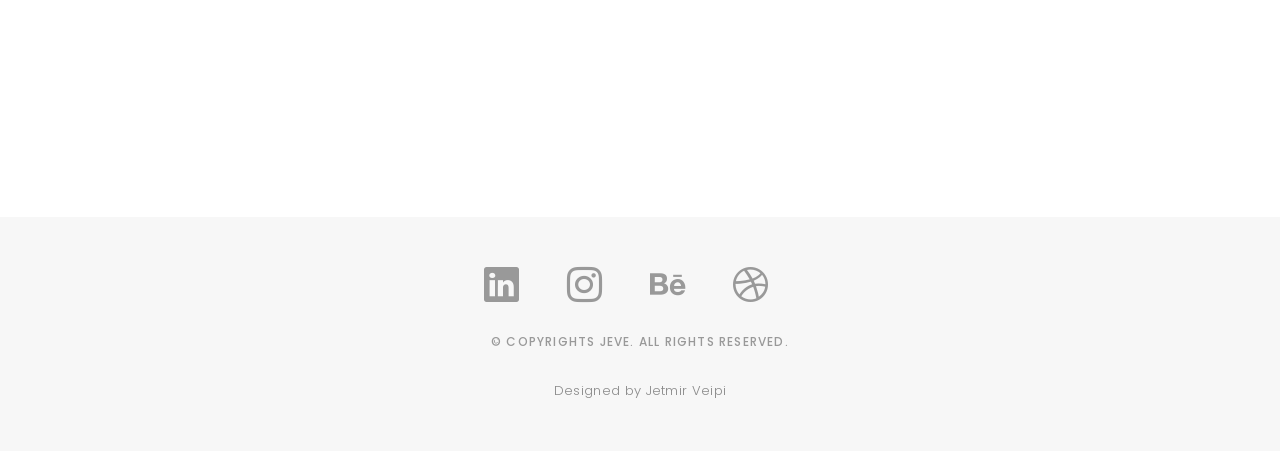
<file: portfolio-details-IntroductionApp.html>
<!DOCTYPE html>
<html lang="en">

<head>
  <meta charset="utf-8">
  <meta content="width=device-width, initial-scale=1.0" name="viewport">

  <title>Food App - Folio Bootstrap Template</title>
  <meta content="" name="description">
  <meta content="" name="keywords">

  <!-- Favicons -->
  <link href="assets/img/JeVe-Favicon.png" rel="icon">
  <link href="assets/img/apple-touch-icon.png" rel="apple-touch-icon">

  <!-- Google Fonts -->
  <link href="https://fonts.googleapis.com/css?family=Poppins:300,300i,400,400i,500,500i,600,600i,700,700i|Playfair+Display:400,400i,500,500i,600,600i,700,700i,900,900i" rel="stylesheet">

  <!-- Vendor CSS Files -->
  <link href="assets/vendor/bootstrap/css/bootstrap.min.css" rel="stylesheet">
  <link href="assets/vendor/bootstrap-icons/bootstrap-icons.css" rel="stylesheet">
  <link href="assets/vendor/boxicons/css/boxicons.min.css" rel="stylesheet">
  <link href="assets/vendor/glightbox/css/glightbox.min.css" rel="stylesheet">
  <link href="assets/vendor/swiper/swiper-bundle.min.css" rel="stylesheet">

  <!-- Template Main CSS File -->
  <link href="assets/css/style.css" rel="stylesheet">

  <!-- =======================================================
  * Template Name: Folio - v4.9.0
  * Template URL: https://bootstrapmade.com/folio-bootstrap-portfolio-template/
  * Author: BootstrapMade.com
  * License: https://bootstrapmade.com/license/
  ======================================================== -->
</head>

<body>

  <!-- ======= Header ======= -->
  <header id="header" class="fixed-top header-inner-pages">
    <div class="container d-flex align-items-center justify-content-between">

      <a href="index.html" class="logo"><img src="assets/img/logo.png" alt="" class="img-fluid"></a>
      <!-- Uncomment below if you prefer to use an text logo -->
      <!-- <h1 class="logo"><a href="index.html">Folio</a></h1> -->

      <!-- <nav id="navbar" class="navbar">
        <ul>
          <li><a class="nav-link scrollto active" href="index.html" href="#hero">Home</a></li>
          <li><a class="nav-link scrollto" href="#about">À propos de</a></li>
          <li><a class="nav-link scrollto" href="#portfolio">Portfolio</a></li>
          <li><a class="nav-link scrollto" href="#contact">Contact</a></li>
        </ul>
        <i class="bi bi-list mobile-nav-toggle"></i>
      </nav> -->
      <!-- .navbar -->

    </div>
  </header><!-- End Header -->

  <main id="main">

    <!-- ======= Breadcrumbs Section ======= -->
    <section class="breadcrumbs">
      <div class="container">

        <ol><li><a href="/#portfolio"><i class="bi bi-arrow-left-square"></i> Retour à la page d'acceuil</a></li></ol>

        <div class="d-flex justify-content-between align-items-center">
          <h2><strong>Introduction pour un app de voyage</strong></h2>
          <!-- <ol>
            <li><a href="index.html">Home</a></li>
            <li><a href="portfolio.html">Portfolio</a></li>
            <li>Food App</li>
          </ol> -->
        </div>

      </div>
    </section>
    <!-- Breadcrumbs Section -->

    <!-- ======= Portfolio Details Section ======= -->
    <section id="portfolio-details" class="portfolio-details">
      <div class="container">

        <div class="row gy-4">

          <div class="col-lg-8">
            <div class="portfolio-details-slider swiper">
              <div class="swiper-wrapper align-items-center">

                <div class="swiper-slide">
                  <img src="assets/img/portfolio/portfolio-details-FoodApp12.jpg" alt="">
                </div>

                <div class="swiper-slide">
                  <img src="assets/img/portfolio/portfolio-details-FoodApp13.jpg" alt="">
                </div>

              </div>
              <div class="swiper-pagination"></div>
            </div>
          </div>

          <div class="col-lg-4">
            <div class="portfolio-info">
              <h3>Renseignements sur le projet</h3>
              <ul>
                <li><strong>Catégorie:</strong> Application mobile</li>
                <li><strong>Client:</strong> FoodApp</li>
                <li><strong>Date du projet:</strong> 29 juillet, 2022</li>
              </ul>
            </div>
            <div class="portfolio-description">
              <h2>Food App on Figma</h2>
              <p>
                Ce travail a été réalisé en groupe de 3 personnes sur une semaine. Nous avons commencé par un brainstorming. Suivis d'un assemblage des idées de chacun sur Figjam ainsi que nos inspirations et moodboard. S'en est suivis la réalisation du Userflow ainsi que le Wireframe. Une fois que tout étais prêt sur Figjam nous avons commencé le Design System pour enfin réaliser la maquette au complet sur Figma. C'est comme ça que Food est née. Food est une application de recettes avec tout un panel de régime alimentaire tel que "Végan" "Gluten free" et bien d'autres, a laquelle nous avons ajouté un minuteur intégré.
              </p>
            </div>
          </div>

        </div>

      </div>
    </section>
    <!-- End Portfolio Details Section -->

  </main>
  <!-- End #main -->

  <!-- Video -->
  <div class="container">
    <div class="ratio ratio-16x9">
      <iframe src="https://www.youtube.com/embed/ewNHqc_MGAs" title="YouTube video" allowfullscreen></iframe>
    </div>
  </div>

  <!-- ======= Footer ======= -->
  <div id="footer" class="text-center">
    <div class="container">
      <div class="socials-media text-center">

        <ul class="list-unstyled">
          <li><a href="https://www.linkedin.com/in/jetmir-veipi-041a8846/" target="_blank"><i class="bi bi-linkedin"></i></a></li>
          <li><a href="https://www.instagram.com/jetmirveipiphotography/" target="_blank"><i class="bi bi-instagram"></i></a></li>
          <li><a href="https://www.behance.net/jetiveipi1605" target="_blank"><i class="bi bi-behance"></i></a></li>
          <li><a href="https://dribbble.com/JeVeipi?onboarding=true" target="_blank"><i class="bi bi-dribbble"></i></a></li>
        </ul>

      </div>

      <p>&copy; Copyrights JeVe. All rights reserved.</p>

      <div class="credits">
        <!--
        All the links in the footer should remain intact.
        You can delete the links only if you purchased the pro version.
        Licensing information: https://bootstrapmade.com/license/
        Purchase the pro version with working PHP/AJAX contact form: https://bootstrapmade.com/buy/?theme=Folio
      -->
        Designed by <a>Jetmir Veipi</a>
      </div>

    </div>
  </div><!-- End Footer -->

  <a href="#" class="back-to-top d-flex align-items-center justify-content-center"><i class="bi bi-arrow-up-short"></i></a>

  <!-- Vendor JS Files -->
  <script src="assets/vendor/bootstrap/js/bootstrap.bundle.min.js"></script>
  <script src="assets/vendor/glightbox/js/glightbox.min.js"></script>
  <script src="assets/vendor/isotope-layout/isotope.pkgd.min.js"></script>
  <script src="assets/vendor/swiper/swiper-bundle.min.js"></script>
  <script src="assets/vendor/typed.js/typed.min.js"></script>
  <script src="assets/vendor/php-email-form/validate.js"></script>

  <!-- Template Main JS File -->
  <script src="assets/js/main.js"></script>

</body>

</html>
</file>
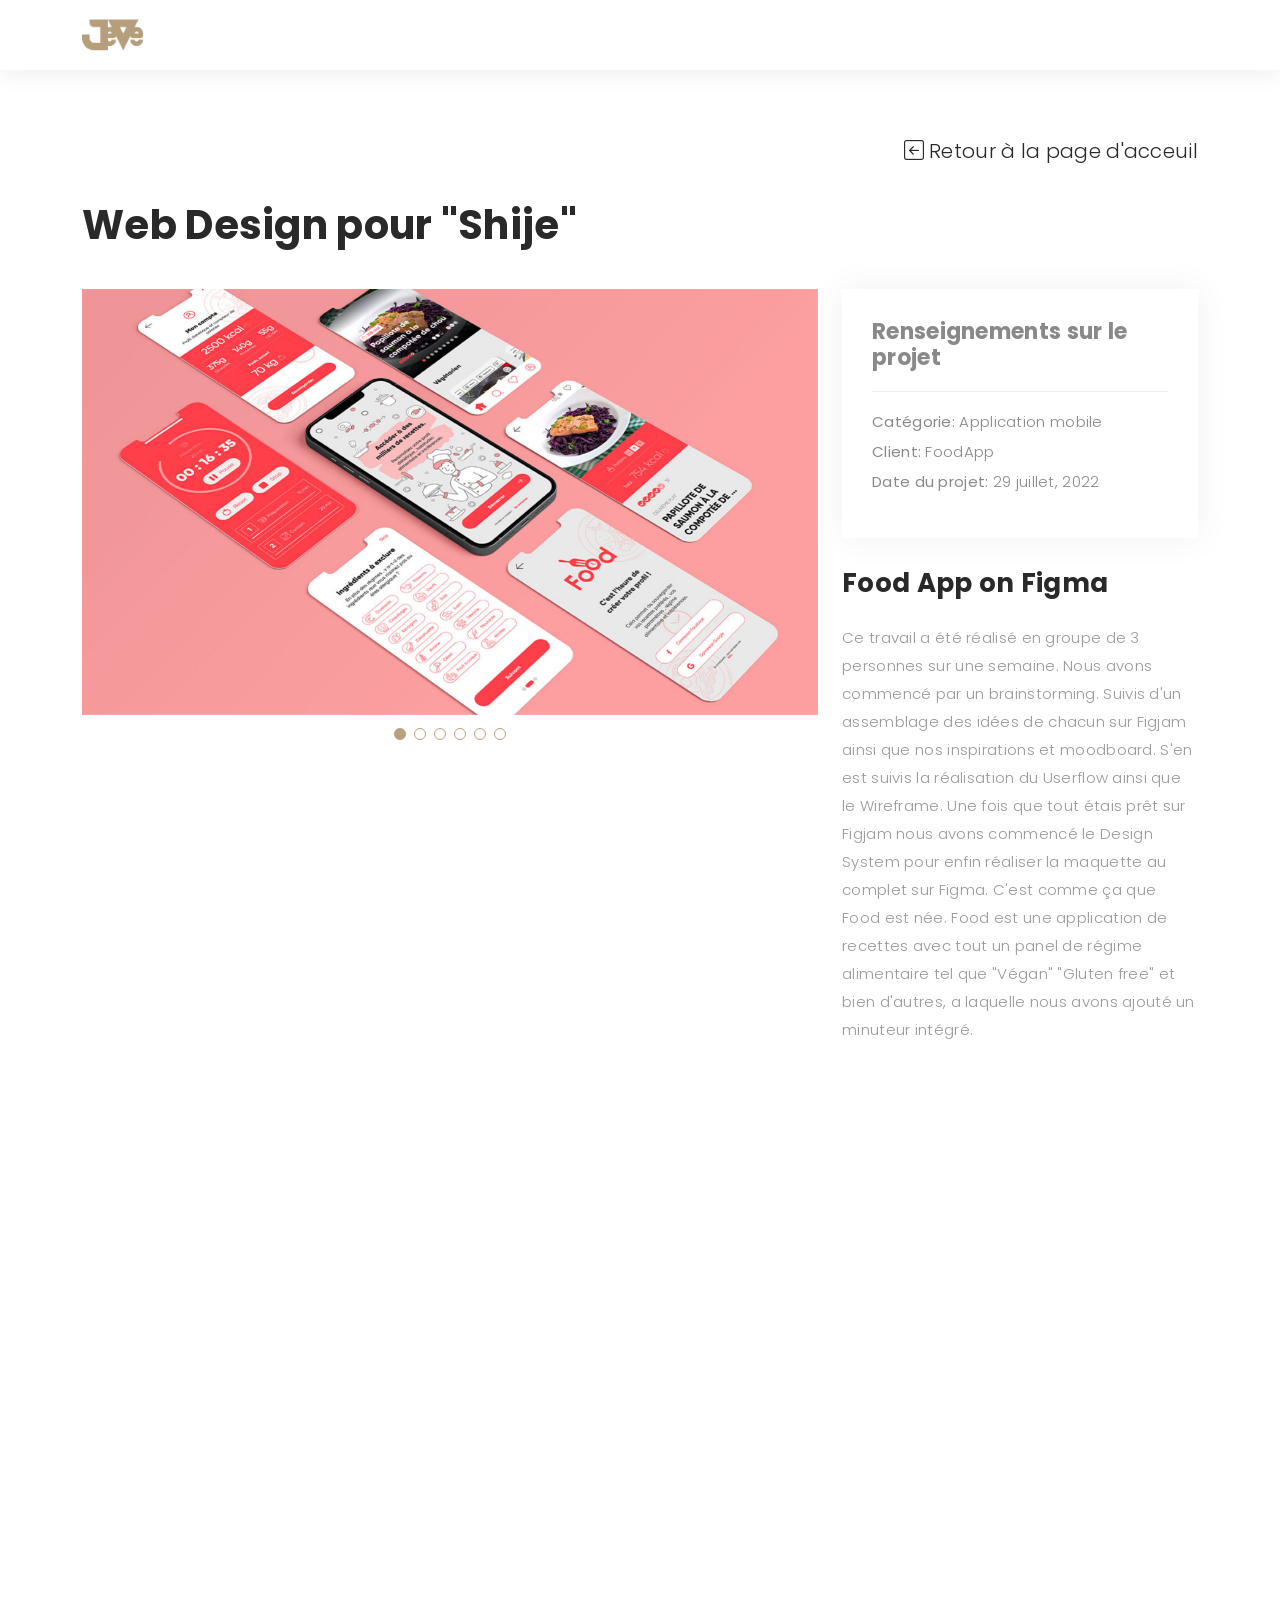
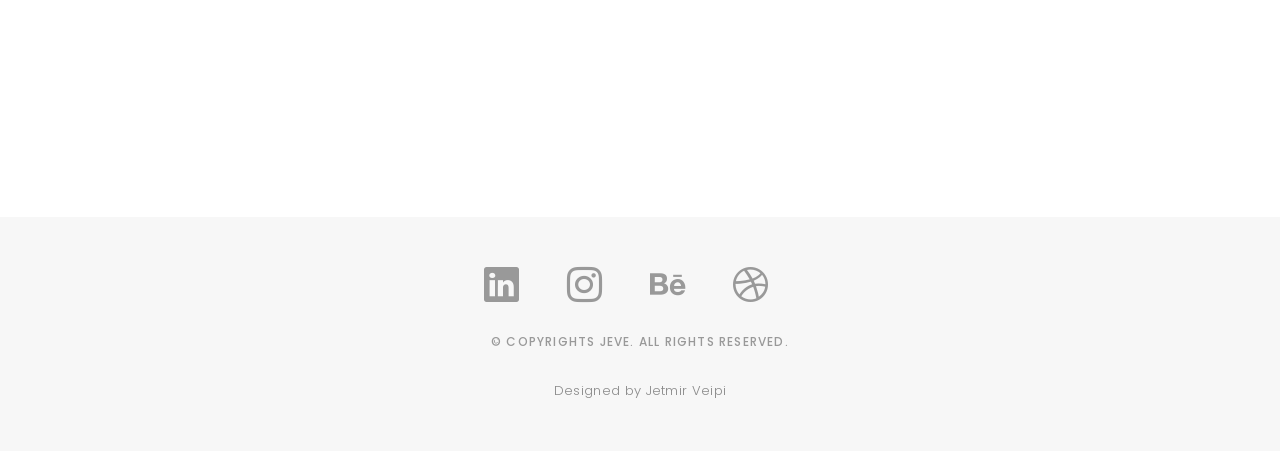
<file: portfolio-details-La-Boulangerie-Bretonne.html>
<!DOCTYPE html>
<html lang="en">

<head>
  <meta charset="utf-8">
  <meta content="width=device-width, initial-scale=1.0" name="viewport">

  <title>Food App - Folio Bootstrap Template</title>
  <meta content="" name="description">
  <meta content="" name="keywords">

  <!-- Favicons -->
  <link href="assets/img/JeVe-Favicon.png" rel="icon">
  <link href="assets/img/apple-touch-icon.png" rel="apple-touch-icon">

  <!-- Google Fonts -->
  <link href="https://fonts.googleapis.com/css?family=Poppins:300,300i,400,400i,500,500i,600,600i,700,700i|Playfair+Display:400,400i,500,500i,600,600i,700,700i,900,900i" rel="stylesheet">

  <!-- Vendor CSS Files -->
  <link href="assets/vendor/bootstrap/css/bootstrap.min.css" rel="stylesheet">
  <link href="assets/vendor/bootstrap-icons/bootstrap-icons.css" rel="stylesheet">
  <link href="assets/vendor/boxicons/css/boxicons.min.css" rel="stylesheet">
  <link href="assets/vendor/glightbox/css/glightbox.min.css" rel="stylesheet">
  <link href="assets/vendor/swiper/swiper-bundle.min.css" rel="stylesheet">

  <!-- Template Main CSS File -->
  <link href="assets/css/style.css" rel="stylesheet">

  <!-- =======================================================
  * Template Name: Folio - v4.9.0
  * Template URL: https://bootstrapmade.com/folio-bootstrap-portfolio-template/
  * Author: BootstrapMade.com
  * License: https://bootstrapmade.com/license/
  ======================================================== -->
</head>

<body>

  <!-- ======= Header ======= -->
  <header id="header" class="fixed-top header-inner-pages">
    <div class="container d-flex align-items-center justify-content-between">

      <a href="index.html" class="logo"><img src="assets/img/logo.png" alt="" class="img-fluid"></a>
      <!-- Uncomment below if you prefer to use an text logo -->
      <!-- <h1 class="logo"><a href="index.html">Folio</a></h1> -->

      <!-- <nav id="navbar" class="navbar">
        <ul>
          <li><a class="nav-link scrollto active" href="index.html" href="#hero">Home</a></li>
          <li><a class="nav-link scrollto" href="#about">À propos de</a></li>
          <li><a class="nav-link scrollto" href="#portfolio">Portfolio</a></li>
          <li><a class="nav-link scrollto" href="#contact">Contact</a></li>
        </ul>
        <i class="bi bi-list mobile-nav-toggle"></i>
      </nav> -->
      <!-- .navbar -->

    </div>
  </header><!-- End Header -->

  <main id="main">

    <!-- ======= Breadcrumbs Section ======= -->
    <section class="breadcrumbs">
      <div class="container">

        <ol><li><a href="/#portfolio"><i class="bi bi-arrow-left-square"></i> Retour à la page d'acceuil</a></li></ol>

        <div class="d-flex justify-content-between align-items-center">
          <h2><strong>Web Design pour "Shije"</strong></h2>
          <!-- <ol>
            <li><a href="index.html">Home</a></li>
            <li><a href="portfolio.html">Portfolio</a></li>
            <li>Food App</li>
          </ol> -->
        </div>

      </div>
    </section>
    <!-- Breadcrumbs Section -->

    <!-- ======= Portfolio Details Section ======= -->
    <section id="portfolio-details" class="portfolio-details">
      <div class="container">

        <div class="row gy-4">

          <div class="col-lg-8">
            <div class="portfolio-details-slider swiper">
              <div class="swiper-wrapper align-items-center">

                <div class="swiper-slide">
                  <img src="assets/img/portfolio/portfolio-details-FoodApp1.jpg" alt="">
                </div>

                <div class="swiper-slide">
                  <img src="assets/img/portfolio/portfolio-details-FoodApp2.jpg" alt="">
                </div>

                <div class="swiper-slide">
                  <img src="assets/img/portfolio/portfolio-details-FoodApp3.jpg" alt="">
                </div>

                <div class="swiper-slide">
                  <img src="assets/img/portfolio/portfolio-details-FoodApp4.jpg" alt="">
                </div>

                <div class="swiper-slide">
                  <img src="assets/img/portfolio/portfolio-details-FoodApp5.jpg" alt="">
                </div>

                <div class="swiper-slide">
                  <img src="assets/img/portfolio/portfolio-details-FoodApp6.jpg" alt="">
                </div>

              </div>
              <div class="swiper-pagination"></div>
            </div>
          </div>

          <div class="col-lg-4">
            <div class="portfolio-info">
              <h3>Renseignements sur le projet</h3>
              <ul>
                <li><strong>Catégorie:</strong> Application mobile</li>
                <li><strong>Client:</strong> FoodApp</li>
                <li><strong>Date du projet:</strong> 29 juillet, 2022</li>
              </ul>
            </div>
            <div class="portfolio-description">
              <h2>Food App on Figma</h2>
              <p>
                Ce travail a été réalisé en groupe de 3 personnes sur une semaine. Nous avons commencé par un brainstorming. Suivis d'un assemblage des idées de chacun sur Figjam ainsi que nos inspirations et moodboard. S'en est suivis la réalisation du Userflow ainsi que le Wireframe. Une fois que tout étais prêt sur Figjam nous avons commencé le Design System pour enfin réaliser la maquette au complet sur Figma. C'est comme ça que Food est née. Food est une application de recettes avec tout un panel de régime alimentaire tel que "Végan" "Gluten free" et bien d'autres, a laquelle nous avons ajouté un minuteur intégré.
              </p>
            </div>
          </div>

        </div>

      </div>
    </section>
    <!-- End Portfolio Details Section -->

  </main>
  <!-- End #main -->

  <!-- Video -->
  <div class="container">
    <div class="ratio ratio-16x9">
      <iframe src="https://www.youtube.com/embed/4xj14g5tDY8" title="YouTube video" allowfullscreen></iframe>
    </div>
  </div>

  <!-- ======= Footer ======= -->
  <div id="footer" class="text-center">
    <div class="container">
      <div class="socials-media text-center">

        <ul class="list-unstyled">
          <li><a href="https://www.linkedin.com/in/jetmir-veipi-041a8846/" target="_blank"><i class="bi bi-linkedin"></i></a></li>
          <li><a href="https://www.instagram.com/jetmirveipiphotography/" target="_blank"><i class="bi bi-instagram"></i></a></li>
          <li><a href="https://www.behance.net/jetiveipi1605" target="_blank"><i class="bi bi-behance"></i></a></li>
          <li><a href="https://dribbble.com/JeVeipi?onboarding=true" target="_blank"><i class="bi bi-dribbble"></i></a></li>
        </ul>

      </div>

      <p>&copy; Copyrights JeVe. All rights reserved.</p>

      <div class="credits">
        <!--
        All the links in the footer should remain intact.
        You can delete the links only if you purchased the pro version.
        Licensing information: https://bootstrapmade.com/license/
        Purchase the pro version with working PHP/AJAX contact form: https://bootstrapmade.com/buy/?theme=Folio
      -->
        Designed by <a>Jetmir Veipi</a>
      </div>

    </div>
  </div><!-- End Footer -->

  <a href="#" class="back-to-top d-flex align-items-center justify-content-center"><i class="bi bi-arrow-up-short"></i></a>

  <!-- Vendor JS Files -->
  <script src="assets/vendor/bootstrap/js/bootstrap.bundle.min.js"></script>
  <script src="assets/vendor/glightbox/js/glightbox.min.js"></script>
  <script src="assets/vendor/isotope-layout/isotope.pkgd.min.js"></script>
  <script src="assets/vendor/swiper/swiper-bundle.min.js"></script>
  <script src="assets/vendor/typed.js/typed.min.js"></script>
  <script src="assets/vendor/php-email-form/validate.js"></script>

  <!-- Template Main JS File -->
  <script src="assets/js/main.js"></script>

</body>

</html>
</file>
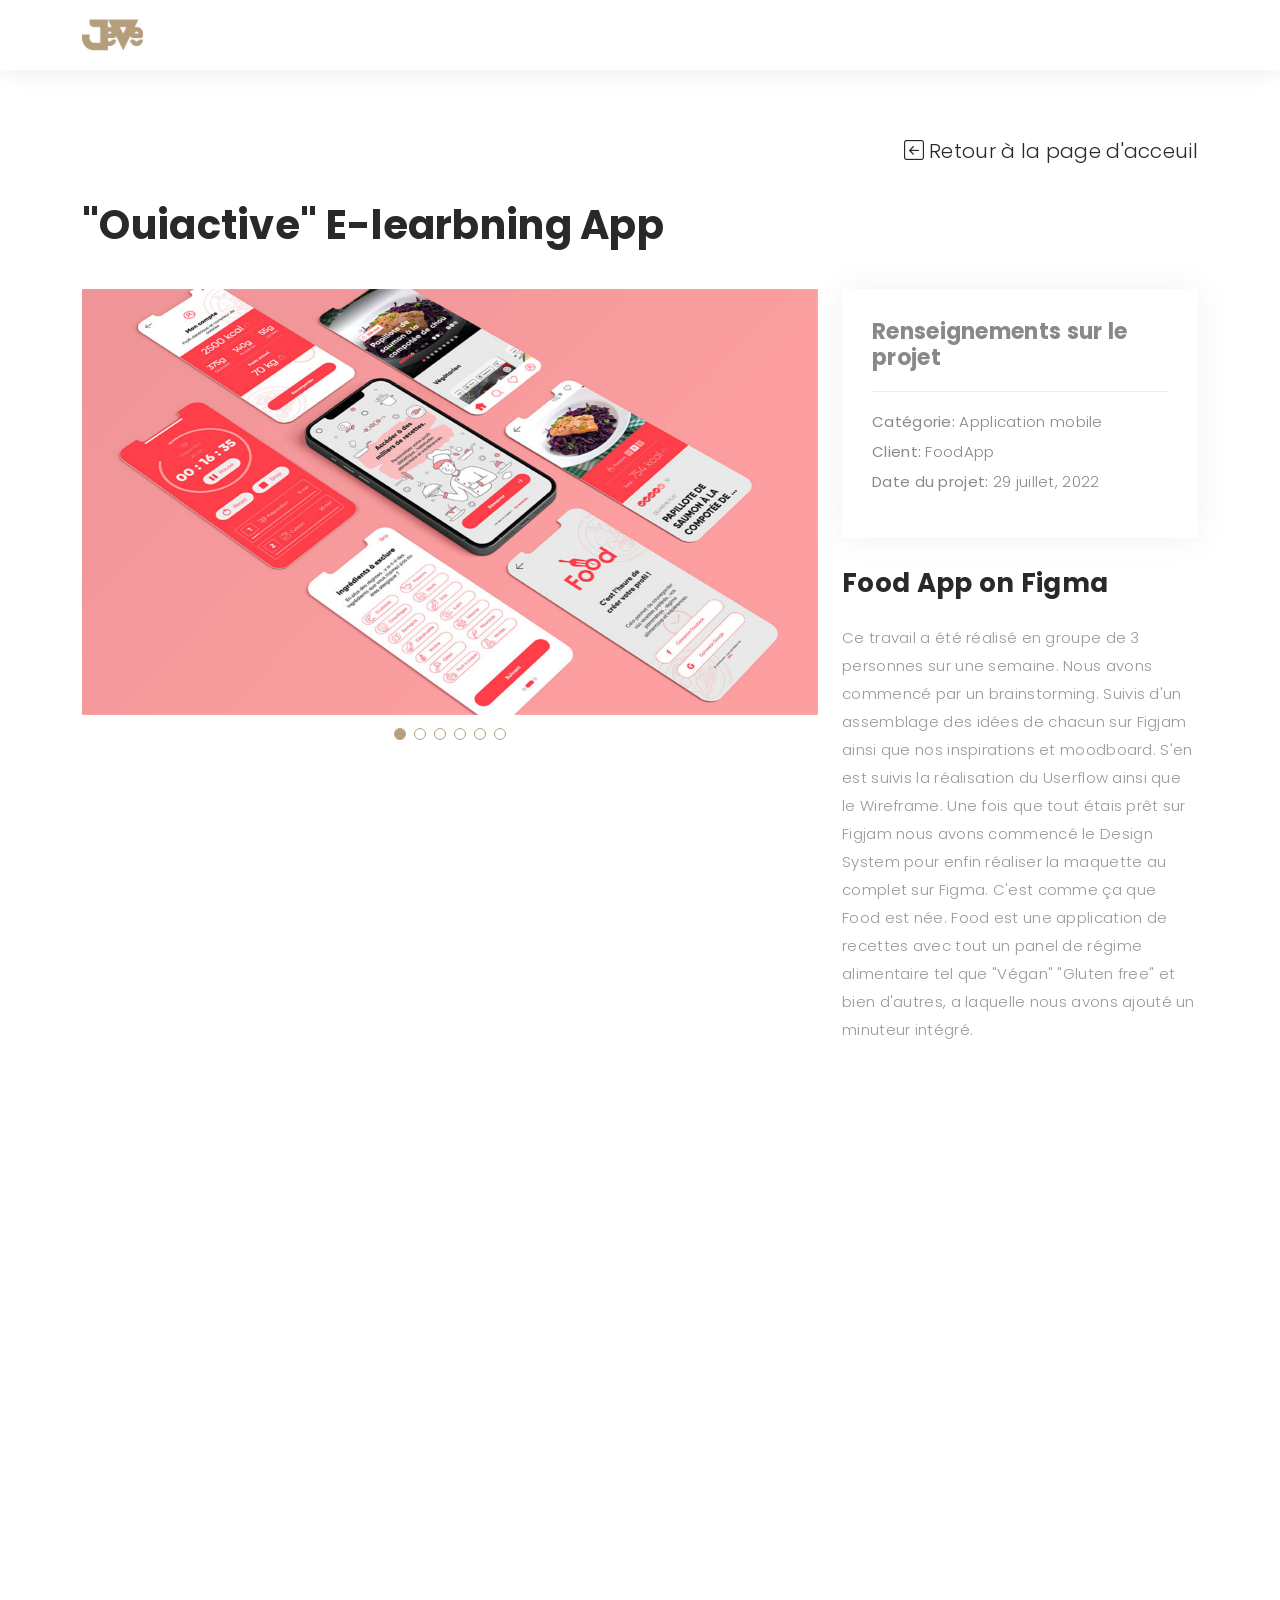
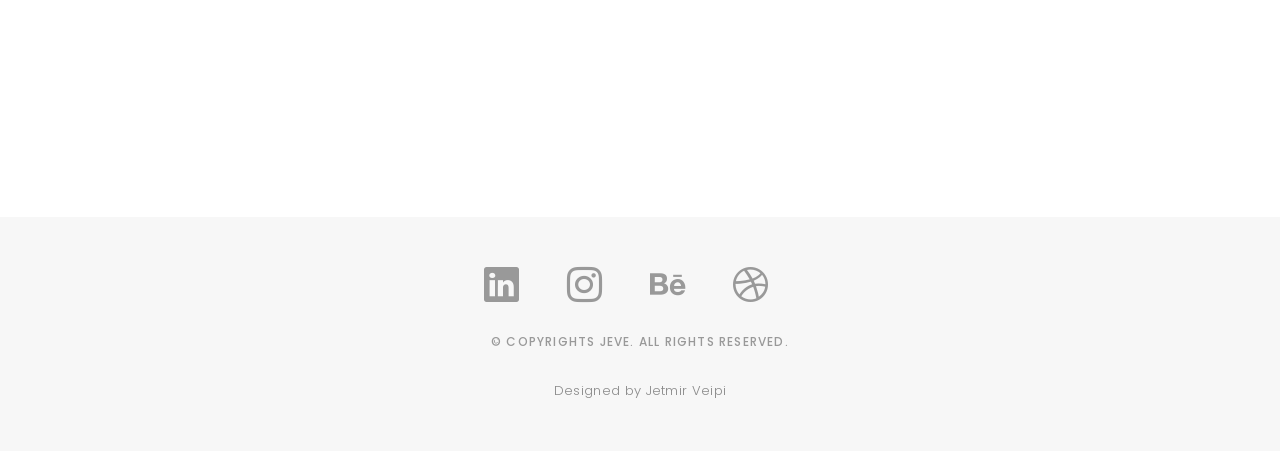
<file: portfolio-details-Ouiactive.html>
<!DOCTYPE html>
<html lang="en">

<head>
  <meta charset="utf-8">
  <meta content="width=device-width, initial-scale=1.0" name="viewport">

  <title>Food App - Folio Bootstrap Template</title>
  <meta content="" name="description">
  <meta content="" name="keywords">

  <!-- Favicons -->
  <link href="assets/img/JeVe-Favicon.png" rel="icon">
  <link href="assets/img/apple-touch-icon.png" rel="apple-touch-icon">

  <!-- Google Fonts -->
  <link href="https://fonts.googleapis.com/css?family=Poppins:300,300i,400,400i,500,500i,600,600i,700,700i|Playfair+Display:400,400i,500,500i,600,600i,700,700i,900,900i" rel="stylesheet">

  <!-- Vendor CSS Files -->
  <link href="assets/vendor/bootstrap/css/bootstrap.min.css" rel="stylesheet">
  <link href="assets/vendor/bootstrap-icons/bootstrap-icons.css" rel="stylesheet">
  <link href="assets/vendor/boxicons/css/boxicons.min.css" rel="stylesheet">
  <link href="assets/vendor/glightbox/css/glightbox.min.css" rel="stylesheet">
  <link href="assets/vendor/swiper/swiper-bundle.min.css" rel="stylesheet">

  <!-- Template Main CSS File -->
  <link href="assets/css/style.css" rel="stylesheet">

  <!-- =======================================================
  * Template Name: Folio - v4.9.0
  * Template URL: https://bootstrapmade.com/folio-bootstrap-portfolio-template/
  * Author: BootstrapMade.com
  * License: https://bootstrapmade.com/license/
  ======================================================== -->
</head>

<body>

  <!-- ======= Header ======= -->
  <header id="header" class="fixed-top header-inner-pages">
    <div class="container d-flex align-items-center justify-content-between">

      <a href="index.html" class="logo"><img src="assets/img/logo.png" alt="" class="img-fluid"></a>
      <!-- Uncomment below if you prefer to use an text logo -->
      <!-- <h1 class="logo"><a href="index.html">Folio</a></h1> -->

      <!-- <nav id="navbar" class="navbar">
        <ul>
          <li><a class="nav-link scrollto active" href="index.html" href="#hero">Home</a></li>
          <li><a class="nav-link scrollto" href="#about">À propos de</a></li>
          <li><a class="nav-link scrollto" href="#portfolio">Portfolio</a></li>
          <li><a class="nav-link scrollto" href="#contact">Contact</a></li>
        </ul>
        <i class="bi bi-list mobile-nav-toggle"></i>
      </nav> -->
      <!-- .navbar -->

    </div>
  </header><!-- End Header -->

  <main id="main">

    <!-- ======= Breadcrumbs Section ======= -->
    <section class="breadcrumbs">
      <div class="container">

        <ol><li><a href="/#portfolio"><i class="bi bi-arrow-left-square"></i> Retour à la page d'acceuil</a></li></ol>

        <div class="d-flex justify-content-between align-items-center">
          <h2><strong>"Ouiactive" E-learbning App</strong></h2>
          <!-- <ol>
            <li><a href="index.html">Home</a></li>
            <li><a href="portfolio.html">Portfolio</a></li>
            <li>Food App</li>
          </ol> -->
        </div>

      </div>
    </section>
    <!-- Breadcrumbs Section -->

    <!-- ======= Portfolio Details Section ======= -->
    <section id="portfolio-details" class="portfolio-details">
      <div class="container">

        <div class="row gy-4">

          <div class="col-lg-8">
            <div class="portfolio-details-slider swiper">
              <div class="swiper-wrapper align-items-center">

                <div class="swiper-slide">
                  <img src="assets/img/portfolio/portfolio-details-FoodApp1.jpg" alt="">
                </div>

                <div class="swiper-slide">
                  <img src="assets/img/portfolio/portfolio-details-FoodApp2.jpg" alt="">
                </div>

                <div class="swiper-slide">
                  <img src="assets/img/portfolio/portfolio-details-FoodApp3.jpg" alt="">
                </div>

                <div class="swiper-slide">
                  <img src="assets/img/portfolio/portfolio-details-FoodApp4.jpg" alt="">
                </div>

                <div class="swiper-slide">
                  <img src="assets/img/portfolio/portfolio-details-FoodApp5.jpg" alt="">
                </div>

                <div class="swiper-slide">
                  <img src="assets/img/portfolio/portfolio-details-FoodApp6.jpg" alt="">
                </div>

              </div>
              <div class="swiper-pagination"></div>
            </div>
          </div>

          <div class="col-lg-4">
            <div class="portfolio-info">
              <h3>Renseignements sur le projet</h3>
              <ul>
                <li><strong>Catégorie:</strong> Application mobile</li>
                <li><strong>Client:</strong> FoodApp</li>
                <li><strong>Date du projet:</strong> 29 juillet, 2022</li>
              </ul>
            </div>
            <div class="portfolio-description">
              <h2>Food App on Figma</h2>
              <p>
                Ce travail a été réalisé en groupe de 3 personnes sur une semaine. Nous avons commencé par un brainstorming. Suivis d'un assemblage des idées de chacun sur Figjam ainsi que nos inspirations et moodboard. S'en est suivis la réalisation du Userflow ainsi que le Wireframe. Une fois que tout étais prêt sur Figjam nous avons commencé le Design System pour enfin réaliser la maquette au complet sur Figma. C'est comme ça que Food est née. Food est une application de recettes avec tout un panel de régime alimentaire tel que "Végan" "Gluten free" et bien d'autres, a laquelle nous avons ajouté un minuteur intégré.
              </p>
            </div>
          </div>

        </div>

      </div>
    </section>
    <!-- End Portfolio Details Section -->

  </main>
  <!-- End #main -->

  <!-- Video -->
  <div class="container">
    <div class="ratio ratio-16x9">
      <iframe src="https://www.youtube.com/embed/4xj14g5tDY8" title="YouTube video" allowfullscreen></iframe>
    </div>
  </div>

  <!-- ======= Footer ======= -->
  <div id="footer" class="text-center">
    <div class="container">
      <div class="socials-media text-center">

        <ul class="list-unstyled">
          <li><a href="https://www.linkedin.com/in/jetmir-veipi-041a8846/" target="_blank"><i class="bi bi-linkedin"></i></a></li>
          <li><a href="https://www.instagram.com/jetmirveipiphotography/" target="_blank"><i class="bi bi-instagram"></i></a></li>
          <li><a href="https://www.behance.net/jetiveipi1605" target="_blank"><i class="bi bi-behance"></i></a></li>
          <li><a href="https://dribbble.com/JeVeipi?onboarding=true" target="_blank"><i class="bi bi-dribbble"></i></a></li>
        </ul>

      </div>

      <p>&copy; Copyrights JeVe. All rights reserved.</p>

      <div class="credits">
        <!--
        All the links in the footer should remain intact.
        You can delete the links only if you purchased the pro version.
        Licensing information: https://bootstrapmade.com/license/
        Purchase the pro version with working PHP/AJAX contact form: https://bootstrapmade.com/buy/?theme=Folio
      -->
        Designed by <a>Jetmir Veipi</a>
      </div>

    </div>
  </div><!-- End Footer -->

  <a href="#" class="back-to-top d-flex align-items-center justify-content-center"><i class="bi bi-arrow-up-short"></i></a>

  <!-- Vendor JS Files -->
  <script src="assets/vendor/bootstrap/js/bootstrap.bundle.min.js"></script>
  <script src="assets/vendor/glightbox/js/glightbox.min.js"></script>
  <script src="assets/vendor/isotope-layout/isotope.pkgd.min.js"></script>
  <script src="assets/vendor/swiper/swiper-bundle.min.js"></script>
  <script src="assets/vendor/typed.js/typed.min.js"></script>
  <script src="assets/vendor/php-email-form/validate.js"></script>

  <!-- Template Main JS File -->
  <script src="assets/js/main.js"></script>

</body>

</html>
</file>
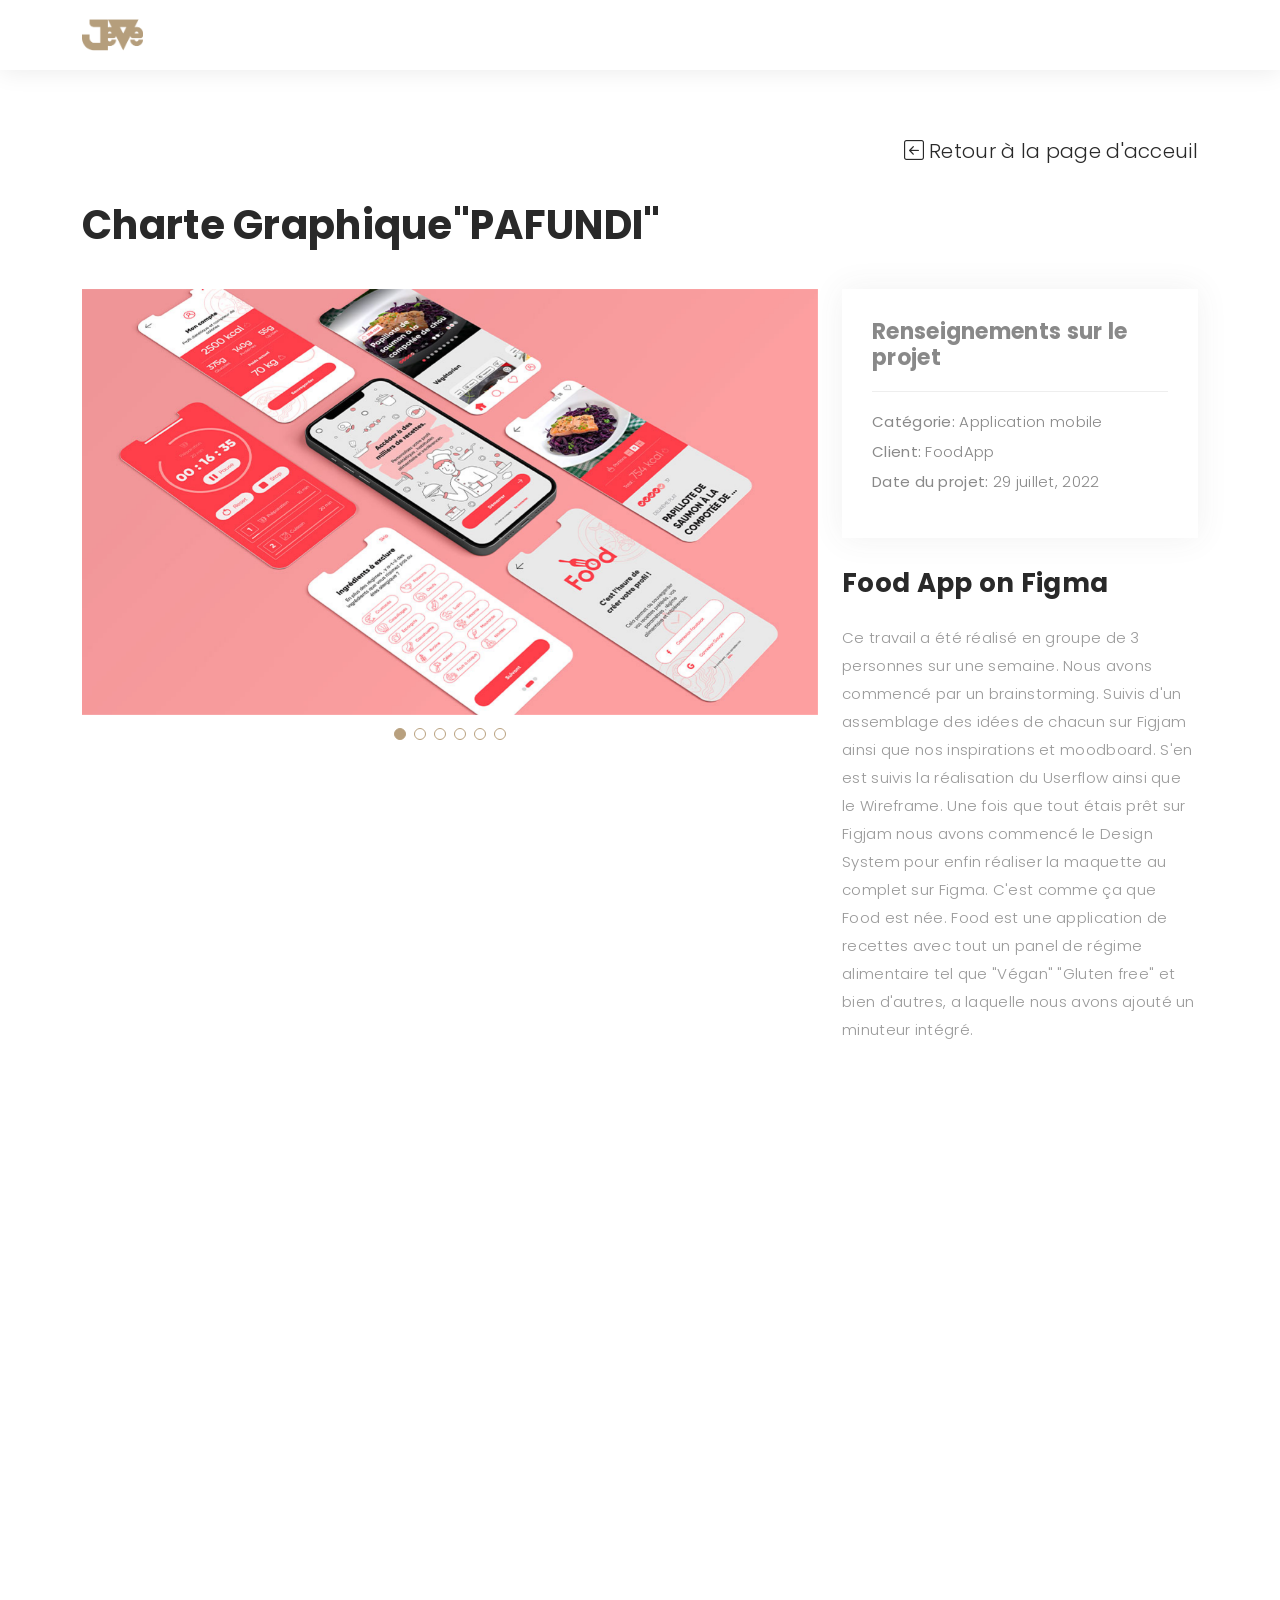
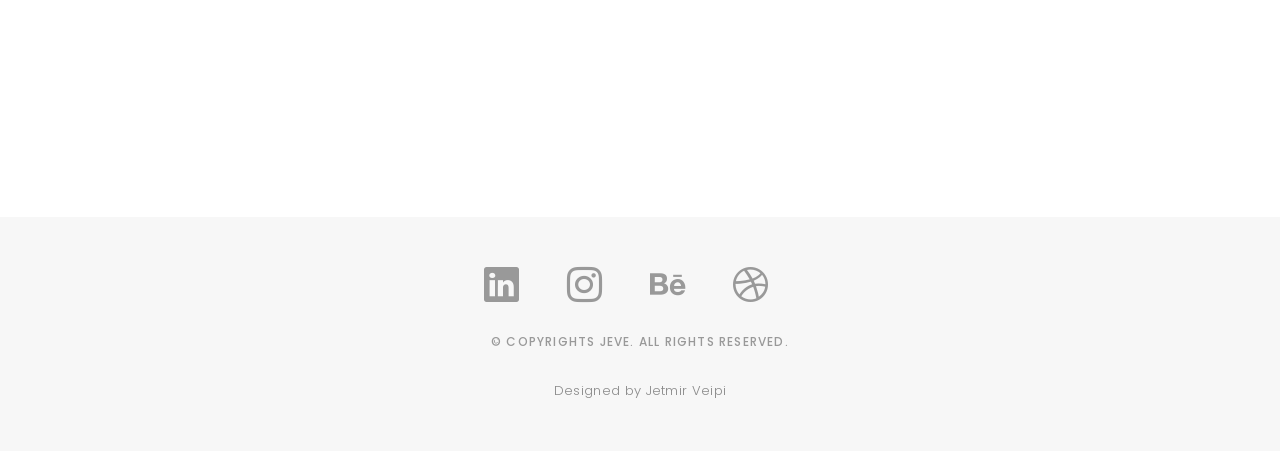
<file: portfolio-details-PAFUNDI.html>
<!DOCTYPE html>
<html lang="en">

<head>
  <meta charset="utf-8">
  <meta content="width=device-width, initial-scale=1.0" name="viewport">

  <title>Food App - Folio Bootstrap Template</title>
  <meta content="" name="description">
  <meta content="" name="keywords">

  <!-- Favicons -->
  <link href="assets/img/JeVe-Favicon.png" rel="icon">
  <link href="assets/img/apple-touch-icon.png" rel="apple-touch-icon">

  <!-- Google Fonts -->
  <link href="https://fonts.googleapis.com/css?family=Poppins:300,300i,400,400i,500,500i,600,600i,700,700i|Playfair+Display:400,400i,500,500i,600,600i,700,700i,900,900i" rel="stylesheet">

  <!-- Vendor CSS Files -->
  <link href="assets/vendor/bootstrap/css/bootstrap.min.css" rel="stylesheet">
  <link href="assets/vendor/bootstrap-icons/bootstrap-icons.css" rel="stylesheet">
  <link href="assets/vendor/boxicons/css/boxicons.min.css" rel="stylesheet">
  <link href="assets/vendor/glightbox/css/glightbox.min.css" rel="stylesheet">
  <link href="assets/vendor/swiper/swiper-bundle.min.css" rel="stylesheet">

  <!-- Template Main CSS File -->
  <link href="assets/css/style.css" rel="stylesheet">

  <!-- =======================================================
  * Template Name: Folio - v4.9.0
  * Template URL: https://bootstrapmade.com/folio-bootstrap-portfolio-template/
  * Author: BootstrapMade.com
  * License: https://bootstrapmade.com/license/
  ======================================================== -->
</head>

<body>

  <!-- ======= Header ======= -->
  <header id="header" class="fixed-top header-inner-pages">
    <div class="container d-flex align-items-center justify-content-between">

      <a href="index.html" class="logo"><img src="assets/img/logo.png" alt="" class="img-fluid"></a>
      <!-- Uncomment below if you prefer to use an text logo -->
      <!-- <h1 class="logo"><a href="index.html">Folio</a></h1> -->

      <!-- <nav id="navbar" class="navbar">
        <ul>
          <li><a class="nav-link scrollto active" href="index.html" href="#hero">Home</a></li>
          <li><a class="nav-link scrollto" href="#about">À propos de</a></li>
          <li><a class="nav-link scrollto" href="#portfolio">Portfolio</a></li>
          <li><a class="nav-link scrollto" href="#contact">Contact</a></li>
        </ul>
        <i class="bi bi-list mobile-nav-toggle"></i>
      </nav> -->
      <!-- .navbar -->

    </div>
  </header><!-- End Header -->

  <main id="main">

    <!-- ======= Breadcrumbs Section ======= -->
    <section class="breadcrumbs">
      <div class="container">

        <ol><li><a href="/#portfolio"><i class="bi bi-arrow-left-square"></i> Retour à la page d'acceuil</a></li></ol>

        <div class="d-flex justify-content-between align-items-center">
          <h2><strong>Charte Graphique"PAFUNDI"</strong></h2>
          <!-- <ol>
            <li><a href="index.html">Home</a></li>
            <li><a href="portfolio.html">Portfolio</a></li>
            <li>Food App</li>
          </ol> -->
        </div>

      </div>
    </section>
    <!-- Breadcrumbs Section -->

    <!-- ======= Portfolio Details Section ======= -->
    <section id="portfolio-details" class="portfolio-details">
      <div class="container">

        <div class="row gy-4">

          <div class="col-lg-8">
            <div class="portfolio-details-slider swiper">
              <div class="swiper-wrapper align-items-center">

                <div class="swiper-slide">
                  <img src="assets/img/portfolio/portfolio-details-FoodApp1.jpg" alt="">
                </div>

                <div class="swiper-slide">
                  <img src="assets/img/portfolio/portfolio-details-FoodApp2.jpg" alt="">
                </div>

                <div class="swiper-slide">
                  <img src="assets/img/portfolio/portfolio-details-FoodApp3.jpg" alt="">
                </div>

                <div class="swiper-slide">
                  <img src="assets/img/portfolio/portfolio-details-FoodApp4.jpg" alt="">
                </div>

                <div class="swiper-slide">
                  <img src="assets/img/portfolio/portfolio-details-FoodApp5.jpg" alt="">
                </div>

                <div class="swiper-slide">
                  <img src="assets/img/portfolio/portfolio-details-FoodApp6.jpg" alt="">
                </div>

              </div>
              <div class="swiper-pagination"></div>
            </div>
          </div>

          <div class="col-lg-4">
            <div class="portfolio-info">
              <h3>Renseignements sur le projet</h3>
              <ul>
                <li><strong>Catégorie:</strong> Application mobile</li>
                <li><strong>Client:</strong> FoodApp</li>
                <li><strong>Date du projet:</strong> 29 juillet, 2022</li>
              </ul>
            </div>
            <div class="portfolio-description">
              <h2>Food App on Figma</h2>
              <p>
                Ce travail a été réalisé en groupe de 3 personnes sur une semaine. Nous avons commencé par un brainstorming. Suivis d'un assemblage des idées de chacun sur Figjam ainsi que nos inspirations et moodboard. S'en est suivis la réalisation du Userflow ainsi que le Wireframe. Une fois que tout étais prêt sur Figjam nous avons commencé le Design System pour enfin réaliser la maquette au complet sur Figma. C'est comme ça que Food est née. Food est une application de recettes avec tout un panel de régime alimentaire tel que "Végan" "Gluten free" et bien d'autres, a laquelle nous avons ajouté un minuteur intégré.
              </p>
            </div>
          </div>

        </div>

      </div>
    </section>
    <!-- End Portfolio Details Section -->

  </main>
  <!-- End #main -->

  <!-- Video -->
  <div class="container">
    <div class="ratio ratio-16x9">
      <iframe src="https://www.youtube.com/embed/4xj14g5tDY8" title="YouTube video" allowfullscreen></iframe>
    </div>
  </div>

  <!-- ======= Footer ======= -->
  <div id="footer" class="text-center">
    <div class="container">
      <div class="socials-media text-center">

        <ul class="list-unstyled">
          <li><a href="https://www.linkedin.com/in/jetmir-veipi-041a8846/" target="_blank"><i class="bi bi-linkedin"></i></a></li>
          <li><a href="https://www.instagram.com/jetmirveipiphotography/" target="_blank"><i class="bi bi-instagram"></i></a></li>
          <li><a href="https://www.behance.net/jetiveipi1605" target="_blank"><i class="bi bi-behance"></i></a></li>
          <li><a href="https://dribbble.com/JeVeipi?onboarding=true" target="_blank"><i class="bi bi-dribbble"></i></a></li>
        </ul>

      </div>

      <p>&copy; Copyrights JeVe. All rights reserved.</p>

      <div class="credits">
        <!--
        All the links in the footer should remain intact.
        You can delete the links only if you purchased the pro version.
        Licensing information: https://bootstrapmade.com/license/
        Purchase the pro version with working PHP/AJAX contact form: https://bootstrapmade.com/buy/?theme=Folio
      -->
        Designed by <a>Jetmir Veipi</a>
      </div>

    </div>
  </div><!-- End Footer -->

  <a href="#" class="back-to-top d-flex align-items-center justify-content-center"><i class="bi bi-arrow-up-short"></i></a>

  <!-- Vendor JS Files -->
  <script src="assets/vendor/bootstrap/js/bootstrap.bundle.min.js"></script>
  <script src="assets/vendor/glightbox/js/glightbox.min.js"></script>
  <script src="assets/vendor/isotope-layout/isotope.pkgd.min.js"></script>
  <script src="assets/vendor/swiper/swiper-bundle.min.js"></script>
  <script src="assets/vendor/typed.js/typed.min.js"></script>
  <script src="assets/vendor/php-email-form/validate.js"></script>

  <!-- Template Main JS File -->
  <script src="assets/js/main.js"></script>

</body>

</html>
</file>
<file: assets/css/style.css>
/**
* Template Name: Folio - v4.9.0
* Template URL: https://bootstrapmade.com/folio-bootstrap-portfolio-template/
* Author: BootstrapMade.com
* License: https://bootstrapmade.com/license/
*/

/*--------------------------------------------------------------
# General
--------------------------------------------------------------*/
body {
  background: #ffffff;
  color: #898989;
  font-family: "Poppins", helvetica;
  font-size: 15px;
  font-weight: 300;
  line-height: 20px;
  letter-spacing: 0.02em;
  overflow-x: hidden;
  margin: 0 auto;
  padding: 0;
  box-sizing: border-box;
}

h1,
h2,
h3,
h4,
h5,
h6 {
  margin: 0;
}

h2 {
  color: #292929;
  font-weight: 600;
}

h3 {
  font-weight: 600;
  font-size: 25px;
  margin-bottom: 20px;
}

h4 {
  color: #292929;
  font-size: 14px;
  font-weight: 600;
}

a {
  color: #292929;
  text-decoration: none !important;
  transition: all 0.5s ease-in-out 0s;
}

a:hover {
  transition: all 0.5s ease-in-out 0s;
}

p {
  margin: 25px 0;
  padding: 0;
  font-size: 15px;
  color: #999999;
  line-height: 28px;
}

::-moz-selection {
  background: #b8a07e;
  color: #fff;
}

::selection {
  background: #b8a07e;
  color: #fff;
}

.btn {
  background: #333;
  border: medium none;
  border-radius: 0;
  color: #fff;
  font-size: 12px;
  height: 50px;
  line-height: 50px;
  padding: 0 30px;
  text-transform: uppercase;
}

.btn:hover{
  color: #fff !important;
  border: 1px solid #b8a07e !important;
  background-color: #b8a07e !important;
}

.btn:focus {
  color: #b8a07e;
  border: 1px solid #b8a07e;
}

.padDiv {
  padding: 30px 20px;
}

.section-title {
  margin-top: 80px;
  margin-bottom: 0px;
}

.section.section{
  padding-top: 80px;
  padding-bottom: 0px;
  background: #f7f7f7;
}

.section-title h2 {
  font-size: 25px;
  letter-spacing: 2px;
  text-transform: uppercase;
}

#name.form-control {
  padding-top: 12px;
}

#email.form-control {
  padding-top: 12px;
}

#subject.form-control {
  padding-top: 12px;
}

.form-control {
  background-color: transparent;
  border: 1px solid #999;
  border-radius: 0;
  color: #999999;
  font-size: 12px;
  font-weight: 500;
  height: 50px;
  letter-spacing: 0.1em;
  padding-left: 10px;
  margin: 0 0 25px 0;
  line-height: 14px;
  text-transform: uppercase;
  padding-bottom: 80px;
}

.form-control:focus {
  box-shadow: none;
  outline: 0 none;
}

.paddsection {
  padding-top: 80px;
  padding-bottom: 80px;
}

.paddsections {
  padding-top: 80px;
  padding-bottom: 80px !important;
}

.hvr-shutter-in-horizontal::before {
  background: #333;
}

.hvr-shutter-in-horizontal:hover {
  background: #b8a07e;
}

.mb-30 {
  margin-bottom: 30px;
}

.main-content {
  padding-top: 140px;
}

/*--------------------------------------------------------------
# Back to top button
--------------------------------------------------------------*/
.back-to-top {
  position: fixed;
  visibility: hidden;
  opacity: 0;
  right: 15px;
  bottom: 15px;
  z-index: 996;
  background: #b8a07e;
  width: 40px;
  height: 40px;
  border-radius: 4px;
  transition: all 0.4s;
}

.back-to-top i {
  font-size: 28px;
  color: #fff;
  line-height: 0;
}

.back-to-top:hover {
  background: #c6b398;
  color: #fff;
}

.back-to-top.active {
  visibility: visible;
  opacity: 1;
}

/*--------------------------------------------------------------
# Header
--------------------------------------------------------------*/
#header {
  transition: all 0.5s;
  z-index: 997;
  padding: 15px 0;
  background-color: #fff;
  top: -100%;
  box-shadow: 0px 2px 25px rgba(0, 0, 0, 0.08);
}

#header.header-scrolled,
#header.header-inner-pages {
  top: 0;
}

#header .logo {
  font-size: 30px;
  margin: 0;
  padding: 0;
  line-height: 1;
  font-weight: 600;
  letter-spacing: 1px;
  font-family: "Playfair Display", sans-serif;
  font-style: italic;
}

#header .logo a {
  color: #898989;
}

#header .logo img {
  max-height: 40px;
}

@media (max-width: 992px) {
  #header {
    border: 0;
  }
}

/*--------------------------------------------------------------
# Navigation Menu
--------------------------------------------------------------*/
/**
* Desktop Navigation 
*/
.navbar {
  padding: 0;
}

.navbar ul {
  margin: 0;
  padding: 0;
  display: flex;
  list-style: none;
  align-items: center;
}

.navbar li {
  position: relative;
}

.navbar a,
.navbar a:focus {
  display: flex;
  align-items: center;
  justify-content: space-between;
  padding: 10px 0 10px 30px;
  font-family: "Poppins", sans-serif;
  font-size: 14px;
  font-weight: 500;
  color: #7e7d7d;
  white-space: nowrap;
  transition: 0.3s;
}

.navbar a i,
.navbar a:focus i {
  font-size: 12px;
  line-height: 0;
  margin-left: 5px;
}

.navbar a:hover,
.navbar .active,
.navbar .active:focus,
.navbar li:hover>a {
  color: #b8a07e;
}

.navbar .dropdown ul {
  display: block;
  position: absolute;
  left: 30px;
  top: calc(100% + 30px);
  margin: 0;
  padding: 10px 0;
  z-index: 99;
  opacity: 0;
  visibility: hidden;
  background: #fff;
  box-shadow: 0px 0px 30px rgba(127, 137, 161, 0.25);
  transition: 0.3s;
}

.navbar .dropdown ul li {
  min-width: 200px;
}

.navbar .dropdown ul a {
  padding: 10px 20px;
  font-weight: 400;
}

.navbar .dropdown ul a i {
  font-size: 12px;
}

.navbar .dropdown ul a:hover,
.navbar .dropdown ul .active:hover,
.navbar .dropdown ul li:hover>a {
  color: #b8a07e;
}

.navbar .dropdown:hover>ul {
  opacity: 1;
  top: 100%;
  visibility: visible;
}

.navbar .dropdown .dropdown ul {
  top: 0;
  left: calc(100% - 30px);
  visibility: hidden;
}

.navbar .dropdown .dropdown:hover>ul {
  opacity: 1;
  top: 0;
  left: 100%;
  visibility: visible;
}

@media (max-width: 1366px) {
  .navbar .dropdown .dropdown ul {
    left: -90%;
  }

  .navbar .dropdown .dropdown:hover>ul {
    left: -100%;
  }
}

/**
* Mobile Navigation 
*/
.mobile-nav-toggle {
  color: #4b4a4a;
  font-size: 28px;
  cursor: pointer;
  display: none;
  line-height: 0;
  transition: 0.5s;
}

.mobile-nav-toggle.bi-x {
  color: #fff;
}

@media (max-width: 991px) {
  .mobile-nav-toggle {
    display: block;
  }

  .navbar ul {
    display: none;
  }
}

.navbar-mobile {
  position: fixed;
  overflow: hidden;
  top: 0;
  right: 0;
  left: 0;
  bottom: 0;
  background: rgba(49, 49, 49, 0.9);
  transition: 0.3s;
}

.navbar-mobile .mobile-nav-toggle {
  position: absolute;
  top: 15px;
  right: 15px;
}

.navbar-mobile ul {
  display: block;
  position: absolute;
  top: 55px;
  right: 15px;
  bottom: 15px;
  left: 15px;
  padding: 10px 0;
  border-radius: 10px;
  background-color: #fff;
  overflow-y: auto;
  transition: 0.3s;
}

.navbar-mobile a,
.navbar-mobile a:focus {
  padding: 10px 20px;
  font-size: 15px;
  color: #4b4a4a;
}

.navbar-mobile a:hover,
.navbar-mobile .active,
.navbar-mobile li:hover>a {
  color: #b8a07e;
}

.navbar-mobile .getstarted,
.navbar-mobile .getstarted:focus {
  margin: 15px;
}

.navbar-mobile .dropdown ul {
  position: static;
  display: none;
  margin: 10px 20px;
  padding: 10px 0;
  z-index: 99;
  opacity: 1;
  visibility: visible;
  background: #fff;
  box-shadow: 0px 0px 30px rgba(127, 137, 161, 0.25);
}

.navbar-mobile .dropdown ul li {
  min-width: 200px;
}

.navbar-mobile .dropdown ul a {
  padding: 10px 20px;
}

.navbar-mobile .dropdown ul a i {
  font-size: 12px;
}

.navbar-mobile .dropdown ul a:hover,
.navbar-mobile .dropdown ul .active:hover,
.navbar-mobile .dropdown ul li:hover>a {
  color: #b8a07e;
}

.navbar-mobile .dropdown>.dropdown-active {
  display: block;
}

/*--------------------------------------------------------------
# Hero
--------------------------------------------------------------*/
#hero {
  background: url("../img/home-bg.jpg") repeat scroll center center/cover;
  height: 100vh;
  width: 100%;
}

#hero .hero-content {
  height: 100vh;
  text-align: left;
  width: 100%;
  display: flex;
  justify-content: center;
  flex-direction: column;
}

.hero-content h1 {
  font-size: 40px;
  font-weight: 700;
  margin-bottom: 10px;
  text-transform: uppercase;
  color: #fff;
}

.hero-content p {
  font-size: 13px;
  letter-spacing: 3px;
  margin-top: 0;
  margin-bottom: 30px;
  text-transform: capitalize;
  color: #fff;
  font-weight: 500;
}

.hero-content .list-social li {
  float: left;
  margin-right: 40px;
}

.hero-content .list-social li i {
  color: #fff;
  font-size: 45px;
}

/*--------------------------------------------------------------
# Breadcrumbs
--------------------------------------------------------------*/
.breadcrumbs {
  padding: 120px 0 0 0;
  background-color: white;
  min-height: 40px;
}

@media (max-width: 992px) {
  .breadcrumbs {
    padding-top: 100px;
  }
}

.breadcrumbs h2 {
  font-size: 40px;
  font-weight: 500;
  margin: 0;

}

@media (max-width: 992px) {
  .breadcrumbs h2 {
    margin: 0 0 10px 0;
  }
}

.breadcrumbs ol {
  display: flex;
  flex-wrap: wrap;
  list-style: none;
  padding: 0;
  margin: 0;
  font-size: 20px;
  padding-top: 20px;
  padding-bottom: 40px;
  justify-content: right;
}

.breadcrumbs ol li+li {
  padding-left: 10px;
}

.breadcrumbs ol li+li::before {
  display: inline-block;
  padding-right: 10px;
  color: #6c757d;
  content: "/";
}

@media (max-width: 768px) {
  .breadcrumbs .d-flex {
    display: block !important;
  }

  .breadcrumbs ol {
    display: block;
  }

  .breadcrumbs ol li {
    display: inline-block;
  }
}

/*-----------------------------------------------------------------------------------*/
/*  About
/*-----------------------------------------------------------------------------------*/
#about {
  width: 100%;
  height: auto;
  background: #f7f7f7;
  padding-top: 120px;
}

#about .div-img-bg {
  padding-bottom: 30px;
  border: 20px solid #b8a07e;
}

#about .div-img-bg .about-img img {
  width: 100%;
  box-shadow: 0px 0px 85px 0px rgba(0, 0, 0, 0.14);
  margin-top: -60px;
  margin-left: 40px;
  height: 400px;
  -o-object-fit: cover;
  object-fit: cover;
}

#about .about-descr .p-heading {
  font-family: "Playfair Display", serif;
  font-size: 28px;
  text-align: left;
}

#about .about-descr .separator {
  max-width: 80%;
  margin-bottom: 0;
  text-align: left;
}

/*--------------------------------------------------------------
# Services
--------------------------------------------------------------*/
#services {
  background: #f7f7f7;
  position: relative;
  padding-bottom: 80px;
}

.services-block span {
  margin: 10px 0;
  position: relative;
  font-size: 13px;
  color: #292929;
  letter-spacing: 0.1em;
  font-weight: 500;
  text-transform: uppercase;
  display: block;
}

.services-block .separator {
  margin: 0;
  font-size: 13px;
  line-height: 22px;
}

.services-block i {
  font-size: 44px;
  color: #b8a07e;
  line-height: 44px;
}

.services-slider .swiper-pagination {
  margin-top: 30px;
  position: relative;
}

.services-slider .swiper-pagination .swiper-pagination-bullet {
  width: 12px;
  height: 12px;
  background-color: #fff;
  opacity: 1;
  border: 1px solid #b8a07e;
}

.services-slider .swiper-pagination .swiper-pagination-bullet-active {
  background-color: #b8a07e;
}

/*--------------------------------------------------------------
# Portfolio
--------------------------------------------------------------*/
#portfolio {
  position: relative;
  padding-bottom: 50px;
}

#portfolio #portfolio-flters {
  padding: 0;
  margin: 0 auto 35px auto;
  list-style: none;
  text-align: center;
  border-radius: 50px;
  padding: 2px 15px;
}

#portfolio #portfolio-flters li {
  cursor: pointer;
  display: inline-block;
  padding: 10px 15px 8px 15px;
  font-size: 14px;
  font-weight: 600;
  line-height: 1;
  text-transform: uppercase;
  color: #999999;
  margin-bottom: 5px;
  transition: all 0.3s ease-in-out;
}

#portfolio #portfolio-flters li:hover,
#portfolio #portfolio-flters li.filter-active {
  color: #b8a07e;
}

#portfolio #portfolio-flters li:last-child {
  margin-right: 0;
}

#portfolio .portfolio-item {
  margin-bottom: 30px;
}

#portfolio .portfolio-item .portfolio-info {
  opacity: 0;
  position: absolute;
  left: 30px;
  right: 30px;
  bottom: 0;
  z-index: 3;
  transition: all ease-in-out 0.3s;
  background: rgba(255, 255, 255, 0.9);
  padding: 15px;
}

#portfolio .portfolio-item .portfolio-info h4 {
  font-size: 18px;
  color: #666;
  font-weight: 600;
  margin-bottom: 10px;
}

#portfolio .portfolio-item .portfolio-info p {
  color: #999;
  font-size: 14px;
  margin: 0;
  padding: 0;
}

#portfolio .portfolio-item .portfolio-info .preview-link,
#portfolio .portfolio-item .portfolio-info .details-link {
  position: absolute;
  right: 40px;
  font-size: 24px;
  top: calc(50% - 18px);
  color: #b8a07e;
}

#portfolio .portfolio-item .portfolio-info .preview-link:hover,
#portfolio .portfolio-item .portfolio-info .details-link:hover {
  color: #cab89f;
}

#portfolio .portfolio-item .portfolio-info .details-link {
  right: 10px;
}

#portfolio .portfolio-item:hover .portfolio-info {
  opacity: 1;
  bottom: 20px;
}


/*--------------------------------------------------------------
# Portfolio Details
--------------------------------------------------------------*/
.portfolio-details {
  padding-top: 40px;
}

.portfolio-details .portfolio-details-slider img {
  width: 100%;
}

.portfolio-details .portfolio-details-slider .swiper-pagination {
  margin-top: 20px;
  position: relative;
}

.portfolio-details .portfolio-details-slider .swiper-pagination .swiper-pagination-bullet {
  width: 12px;
  height: 12px;
  background-color: #fff;
  opacity: 1;
  border: 1px solid #b8a07e;
}

.portfolio-details .portfolio-details-slider .swiper-pagination .swiper-pagination-bullet-active {
  background-color: #b8a07e;
}

.portfolio-details .portfolio-info {
  padding: 30px;
  box-shadow: 0px 0 30px rgba(75, 74, 74, 0.08);
}

.portfolio-details .portfolio-info h3 {
  font-size: 22px;
  font-weight: 700;
  margin-bottom: 20px;
  padding-bottom: 20px;
  border-bottom: 1px solid #eee;
}

.portfolio-details .portfolio-info ul {
  list-style: none;
  padding: 0;
  font-size: 15px;
}

.portfolio-details .portfolio-info ul li+li {
  margin-top: 10px;
}

.portfolio-details .portfolio-description {
  padding-top: 30px;
}

.portfolio-details .portfolio-description h2 {
  font-size: 26px;
  font-weight: 700;
  margin-bottom: 20px;
}

.portfolio-details .portfolio-description p {
  padding: 0;
}
#portfolio .portfolio-container .container__icons{
  top: 30px;
  right: 5px;
  position: absolute;
}

.video_div{
  margin-left: -210px;
  margin-right: auto;
  margin-left: auto;
  padding-bottom: 80px;
  padding-top: 40px;
  box-sizing: border-box;
}

@media (max-width:1199px){
  .video_div{
    margin-left: -270px;
  } 
}





/*--------------------------------------------------------------
# Testimonials
--------------------------------------------------------------*/
/* .testimonials .section-header {
  margin-bottom: 40px;
}

.testimonials .testimonials-carousel,
.testimonials .testimonials-slider {
  overflow: hidden;
}

.testimonials .testimonial-item {
  text-align: center;
}

.testimonials .testimonial-item .testimonial-img {
  width: 120px;
  border-radius: 50%;
  border: 4px solid #fff;
  margin: 0 auto;
}

.testimonials .testimonial-item h3 {
  font-size: 20px;
  font-weight: bold;
  margin: 10px 0 5px 0;
  color: #111;
}

.testimonials .testimonial-item h4 {
  font-size: 14px;
  color: #999;
  margin: 0 0 15px 0;
}

.testimonials .testimonial-item .quote-icon-left,
.testimonials .testimonial-item .quote-icon-right {
  color: #90c8fc;
  font-size: 26px;
}

.testimonials .testimonial-item .quote-icon-left {
  display: inline-block;
  left: -5px;
  position: relative;
}

.testimonials .testimonial-item .quote-icon-right {
  display: inline-block;
  right: -5px;
  position: relative;
  top: 10px;
}

.testimonials .testimonial-item p {
  font-style: italic;
  margin: 0 auto 15px auto;
}

.section-title {
    text-align: center;
    padding-bottom: 30px;
    margin: 0;
}

.testimonials .swiper-pagination {
  margin-top: 20px;
  position: relative;
  padding-bottom: 80px;
}

.testimonials.testimonials.section-bg {
  padding-top: 80px;
}

.tefluidstimonials .swiper-pagination .swiper-pagination-bullet {
  width: 12px;
  height: 12px;
  background-color: #fff;
  opacity: 1;
  border: 1px solid #b59e7c;
}

.testimonials .swiper-pagination .swiper-pagination-bullet-active {
  background-color: #b59e7c;
}

.container-client {
  padding-top: 80px;
}

.col-4.col-sm-4.col-md-2 {
  padding-bottom: 80px;
}

@media (min-width: 992px) {
  .testimonials .testimonial-item p {
    width: 80%;
  }
} */

/********* Superposition simple de texte sur une image *******/

/* Conteneur principal */
.overlay-image {
  position: relative;
  flex: 0 0 auto;
  width: 16.66666667%;
  padding-bottom: 80px;
 }

 /* Image originale */
 .overlay-image .image {
  display: block;
  width: 100%;
  height: auto;
 }
 
 /* Overlay */
.overlay-image .hover {
  position: absolute;
  top: 0;
  height: 100%;
  width: 89%;
  opacity: 0;
  transition: .5s ease;
 }
 
 /* Apparition overlay sur passage souris */
 .overlay-image:hover .hover {
  opacity: 1;
 }

 .overlay-image .normal {
  transition: .5s ease;
 }
 .overlay-image:hover .normal {
  opacity: 0;
 }


/*--------------------------------------------------------------
# Journal
--------------------------------------------------------------*/
/* #journal,
#journal-blog {
  height: auto;
  width: 100%;
  background: #f7f7f7;
  padding-bottom: 60px;
  position: relative;
  padding-top: 0px;
}

#journal-blog {
  background: #fff;
  padding-bottom: 30px;
}

#journal .journal-block {
  display: inline-block;
  height: auto;
  width: 100%;
}

#journal.text-left.paddsection {
  padding-top: 80px;
}

#journal .journal-block .journal-info {
  position: relative;
}

.journal-block .journal-info img {
  max-width: 100%;
}

.journal-block .journal-info .journal-txt {
  padding: 25px 0px;
  position: relative;
}

.journal-block .journal-info .journal-txt h4 a {
  display: block;
  font-size: 19px;
  line-height: 24px;
  margin: 0 0 13px 0;
  font-weight: 500;
  color: #292929;
  transition: all 0.5s ease-in-out 0s;
}

.journal-block .journal-info .journal-txt h4 a:hover {
  color: #b8a07e;
  transition: all 0.5s ease-in-out 0s;
}

.journal-block .journal-info .journal-txt p {
  margin: 0;
  font-size: 14px;
  line-height: 24px;
} */

/*--------------------------------------------------------------
# Journal
--------------------------------------------------------------*/
#contact {
  height: auto;
  width: 100%;
}

.contact-details {
  list-style: none;
  margin: 0;
  padding: 0;
}

.contact-details li {
  padding-bottom: 10px;
}

#contact input,
#contact textarea {
  width: 100%;
  margin-bottom: 5px;
}

#contact textarea {
  min-height: 160px;
}

.php-email-form .error-message {
  display: none;
  color: #fff;
  background: #ed3c0d;
  text-align: left;
  padding: 15px;
  margin-bottom: 15px;
  font-weight: 600;
}

.php-email-form .error-message br+br {
  margin-top: 25px;
}

.php-email-form .sent-message {
  display: none;
  color: #fff;
  background: #18d26e;
  text-align: center;
  padding: 15px;
  font-weight: 600;
  margin-bottom: 15px;
}

.php-email-form .loading {
  display: none;
  background: #fff;
  text-align: center;
  padding: 15px;
  margin-bottom: 15px;
}

.php-email-form .loading:before {
  content: "";
  display: inline-block;
  border-radius: 50%;
  width: 24px;
  height: 24px;
  margin: 0 10px -6px 0;
  border: 3px solid #18d26e;
  border-top-color: #b8a07e;
  -webkit-animation: animate-loading 1s linear infinite;
  animation: animate-loading 1s linear infinite;
}

@-webkit-keyframes animate-loading {
  0% {
    transform: rotate(0deg);
  }

  100% {
    transform: rotate(360deg);
  }
}

@keyframes animate-loading {
  0% {
    transform: rotate(0deg);
  }

  100% {
    transform: rotate(360deg);
  }
}

/*--------------------------------------------------------------
# Blog
--------------------------------------------------------------*/
/*  Navbar fixd page */
.subpage-nav {
  display: block !important;
}

/*-----------------------------------------------------------------------------------*/
/*  /* Single page */
/*-----------------------------------------------------------------------------------*/
/* #journal-blog {
  padding-top: 140px;
} */

/* main content */
.main-content {
  background: #f7f7f7;
}

.main-content .container-main {
  display: inline-block;
  width: 100%;
}

.main-content .container-main .block-main {
  margin-bottom: 30px;
  overflow: hidden;
}

.container-main .block-main .content-main {
  background: #fff none repeat scroll 0 0;
  display: inline-block;
  width: 100%;
}

/* .journal-txt h4 a {
  display: block;
  font-size: 19px;
  line-height: 24px;
  margin: 0 0 13px 0;
  font-weight: 500;
  color: #292929;
  transition: all 0.5s ease-in-out 0s;
}

.journal-txt h4 a:hover {
  color: #b8a07e;
  transition: all 0.5s ease-in-out 0s;
} */

.post-meta ul li {
  font-size: 12px;
  font-weight: normal;
  margin-left: 8px;
  margin-right: 8px;
  text-transform: capitalize;
  display: inline-block;
  float: none;
}

.content-main .post-meta a {
  color: #a2a2a2;
  margin-left: 5px;
}

/* Commonts */
.comments {
  background: #fff;
}

.entry-comments h6 {
  margin-right: 10px;
  font-size: 13px;
  letter-spacing: 0.1em;
  font-weight: 500;
}

.entry-comments-item {
  margin-top: 40px;
  padding-bottom: 40px;
  border-bottom: 1px solid #f2f2f2;
}

.entry-comments-avatar {
  position: absolute;
  display: block;
  border-radius: 50%;
  width: 60px;
  height: 60px;
}

.entry-comments-body {
  padding-left: 86px;
}

.entry-comments-author {
  margin-right: 10px;
  font-size: 13px;
  color: #292929;
  letter-spacing: 0.1em;
  font-weight: 500;
}

.rep {
  font-size: 13px;
  color: #292929;
  letter-spacing: 0.1em;
  font-weight: 500;
  text-transform: capitalize;
}

.entry-comments span a {
  font-size: 13px;
  color: #999;
}

.entry-comments-reply {
  padding-left: 10%;
}

/* Commonts form */
.cmt {
  background: #fff;
}

blockquote {
  padding: 40px;
  background-color: #f2f2f2;
  margin: 30px 0;
  border: none;
  border-left: 4px solid #b8a07e;
}

/*--------------------------------------------------------------
# Footer
--------------------------------------------------------------*/
#footer {
  background: #f7f7f7;
  padding-top: 50px;
  padding-bottom: 50px;
}

#footer .socials-media {
  width: 100%;
}

#footer .socials-media ul {
  display: inline-block;
  float: none;
  margin: 0 0 20px 0;
}

#footer .socials-media ul li {
  float: left;
  margin-left: 10px;
  margin-right: 10px;
}

#footer .socials-media ul li a {
  font-size: 35px;
  color: #999;
  letter-spacing: 0.8em;
  font-weight: 500;
  background: transparent;
  text-transform: uppercase;
  transition: all 0.5s ease-in-out 0s;
}

#footer .socials-media ul li a:hover {
  color: #b8a07e;
  transition: all 0.5s ease-in-out 0s;
}

#footer p {
  font-size: 12px;
  letter-spacing: 0.1em;
  font-weight: 500;
  margin-top: 0;
  text-transform: uppercase;
}

.credits {
  font-size: 13px;
}

/** Width between 1200x to 0
 *  ~~~~~~~~~~~~~~~~~~~~~~~~~~~~~~~~~~~~
 */
/** Width between 992px to 1199px
 *  ~~~~~~~~~~~~~~~~~~~~~~~~~~~~~~~~~~~~
 */
/** Width between 768px to 991px
 *  ~~~~~~~~~~~~~~~~~~~~~~~~~~~~~~~~~~~~
 */
@media (min-width: 768px) and (max-width: 991px) {

  /* Navbar */
  nav {
    padding: 10px 15px;
  }

  .nav-menu {
    margin-top: 40px;
    display: none;
    float: none;
    width: 100%;
  }

  .nav-menu li {
    float: none;
    width: 100%;
    text-align: center;
    border-top: 1px solid #f7f7f7;
    line-height: 45px;
    margin-left: 0;
    padding-top: 10px;
    padding-bottom: 10px;
  }

  .responsive {
    float: right;
    padding-top: 15px;
    display: block;
  }

  /* About */
  .head-info .header-content .cmaster h1 {
    font-size: 32px;
  }

  #about .div-img-bg {
    padding: 0;
  }

  #about .div-img-bg .about-img img {
    margin-top: 0%;
    margin-left: calc(0% - 0px);
  }

  #about .about-descr .p-heading {
    font-size: 20px;
  }

  #about .about-descr .separator {
    max-width: 100%;
    margin-bottom: 0;
  }

  /* portfolio */
  #portfolio .portfolio-list .nav li {
    float: none;
    margin: 20px;
    display: inline-block;
  }

  /* journal */
  #journal .journal-block .journal-info {
    margin-bottom: 30px;
  }

  /* Contact */
  .contact-contact {
    margin-bottom: 30px;
  }

  /* Footer */
  #footer .socials-media ul li {
    margin-right: 0;
    margin-left: 0;
    float: none;
    display: inline-block;
  }
}

/** Width between 767px to 0
 *  ~~~~~~~~~~~~~~~~~~~~~~~~~~~~~~~~~~~~
 */
@media (max-width: 767px) {

  /* Navbar */
  nav {
    padding: 20px 15px;
  }

  .nav-menu {
    margin-top: 40px;
    display: none;
    float: none;
    width: 100%;
  }

  .nav-menu li {
    float: none;
    width: 100%;
    text-align: center;
    border-top: 1px solid #f7f7f7;
    line-height: 45px;
    margin-left: 0;
    padding-top: 10px;
    padding-bottom: 10px;
  }

  .responsive {
    float: right;
    padding-top: 15px;
    display: block;
  }

  /* About */
  .head-info .header-content h1 {
    font-size: 32px;
  }

  #about .div-img-bg {
    padding: 0;
  }

  #about .div-img-bg .about-img img {
    margin-top: 0%;
    margin-left: calc(0% - 0px);
  }

  #about .about-descr .p-heading {
    font-size: 20px;
  }

  #about .about-descr .separator {
    max-width: 100%;
    margin-bottom: 0;
  }

  /* portfolio */
  #portfolio .portfolio-list .nav li {
    float: none;
    margin: 20px;
    display: inline-block;
  }

  /* journal */
  #journal .journal-block .journal-info {
    margin-bottom: 30px;
  }

  /* Contact */
  .contact-contact {
    margin-bottom: 30px;
  }

  /* Footer */
  #footer .socials-media ul li {
    margin-right: 0;
    margin-left: 0;
    float: none;
    display: inline-block;
  }
}

/** Width between 600px to 0
 *  ~~~~~~~~~~~~~~~~~~~~~~~~~~~~~~~~~~~~
 */
@media (max-width: 600px) {

  /* Navbar */
  nav {
    padding: 20px 15px;
  }

  .nav-menu {
    margin-top: 40px;
    display: none;
    float: none;
    width: 100%;
  }

  .nav-menu li {
    float: none;
    width: 100%;
    text-align: center;
    border-top: 1px solid #f7f7f7;
    line-height: 45px;
    margin-left: 0;
    padding-top: 10px;
    padding-bottom: 10px;
  }

  .responsive {
    float: right;
    padding-top: 15px;
    display: block;
  }

  /* About */
  .head-info .header-content h1 {
    font-size: 32px;
  }

  #about .div-img-bg {
    padding: 0;
  }

  #about .div-img-bg .about-img img {
    margin-top: 0%;
    margin-left: calc(0% - 0px);
  }

  #about .about-descr .p-heading {
    font-size: 20px;
  }

  #about .about-descr .separator {
    max-width: 100%;
    margin-bottom: 0;
  }

  /* portfolio */
  #portfolio .portfolio-list .nav li {
    float: none;
    margin: 10px;
    display: inline-block;
  }

  /* journal */
  #journal .journal-block .journal-info {
    margin-bottom: 30px;
  }

  /* Contact */
  .contact-contact {
    margin-bottom: 30px;
  }

  /* Footer */
  #footer .socials-media ul li {
    margin-right: 0;
    margin-left: 0;
    float: none;
    display: inline-block;
  }
}

/** Width between 480px to 0
 *  ~~~~~~~~~~~~~~~~~~~~~~~~~~~~~~~~~~~~
 */
@media (max-width: 480px) {

  /* Navbar */
  nav {
    padding: 20px 15px;
  }

  .nav-menu {
    margin-top: 40px;
    display: none;
    float: none;
    width: 100%;
  }

  .nav-menu li {
    float: none;
    width: 100%;
    text-align: center;
    border-top: 1px solid #f7f7f7;
    line-height: 45px;
    margin-left: 0;
    padding-top: 10px;
    padding-bottom: 10px;
  }

  .responsive {
    float: right;
    padding-top: 15px;
    display: block;
  }

  /* About */
  .head-info .header-content h1 {
    font-size: 32px;
  }

  #about .div-img-bg {
    padding: 0;
  }

  #about .div-img-bg .about-img img {
    margin-top: 0%;
    margin-left: calc(0% - 0px);
  }

  #about .about-descr .p-heading {
    font-size: 20px;
  }

  #about .about-descr .separator {
    max-width: 100%;
    margin-bottom: 0;
  }

  /* portfolio */
  #portfolio .portfolio-list .nav li {
    float: none;
    margin: 20px;
  }

  /* journal */
  /* #journal .journal-block .journal-info {
    margin-bottom: 30px;
  } */

  /* Contact */
  .contact-contact {
    margin-bottom: 30px;
  }

  /* Footer */
  #footer .socials-media ul li {
    margin-right: 0;
    margin-left: 0;
    float: none;
    display: inline-block;
  }
}

/** Width between 320px to 0
 *  ~~~~~~~~~~~~~~~~~~~~~~~~~~~~~~~~~~~~
 */
@media (max-width: 320px) {

  /* Navbar */
  nav {
    padding: 20px 15px;
  }

  .nav-menu {
    margin-top: 40px;
    display: none;
    float: none;
    width: 100%;
  }

  .nav-menu li {
    float: none;
    width: 100%;
    text-align: center;
    border-top: 1px solid #f7f7f7;
    line-height: 45px;
    margin-left: 0;
    padding-top: 10px;
    padding-bottom: 10px;
  }

  .responsive {
    float: right;
    padding-top: 15px;
    display: block;
  }

  /* About */
  .head-info .header-content h1 {
    font-size: 32px;
  }

  #about .div-img-bg {
    padding: 0;
  }

  #about .div-img-bg .about-img img {
    margin-top: 0%;
    margin-left: calc(0% - 0px);
  }

  #about .about-descr .p-heading {
    font-size: 20px;
  }

  #about .about-descr .separator {
    max-width: 100%;
    margin-bottom: 0;
  }

  /* portfolio */
  #portfolio .portfolio-list .nav li {
    float: none;
    margin: 20px;
  }

  /* journal */
  #journal .journal-block .journal-info {
    margin-bottom: 30px;
  }

  /* Contact */
  .contact-contact {
    margin-bottom: 30px;
  }

  /* Footer */
  #footer .socials-media ul li {
    margin-right: 0;
    margin-left: 0;
    float: none;
    display: inline-block;
  }

  /* Single page */
  .entry-comments-body span {
    display: inline-block;
    margin-right: 0;
  }
}

.ratio-16x9 {
  margin-top: 60px;
  margin-bottom: 60px;
}

@media screen and (max-width: 480px) {
  #hero {
  background-position: -73%;
  }
}
</file>
